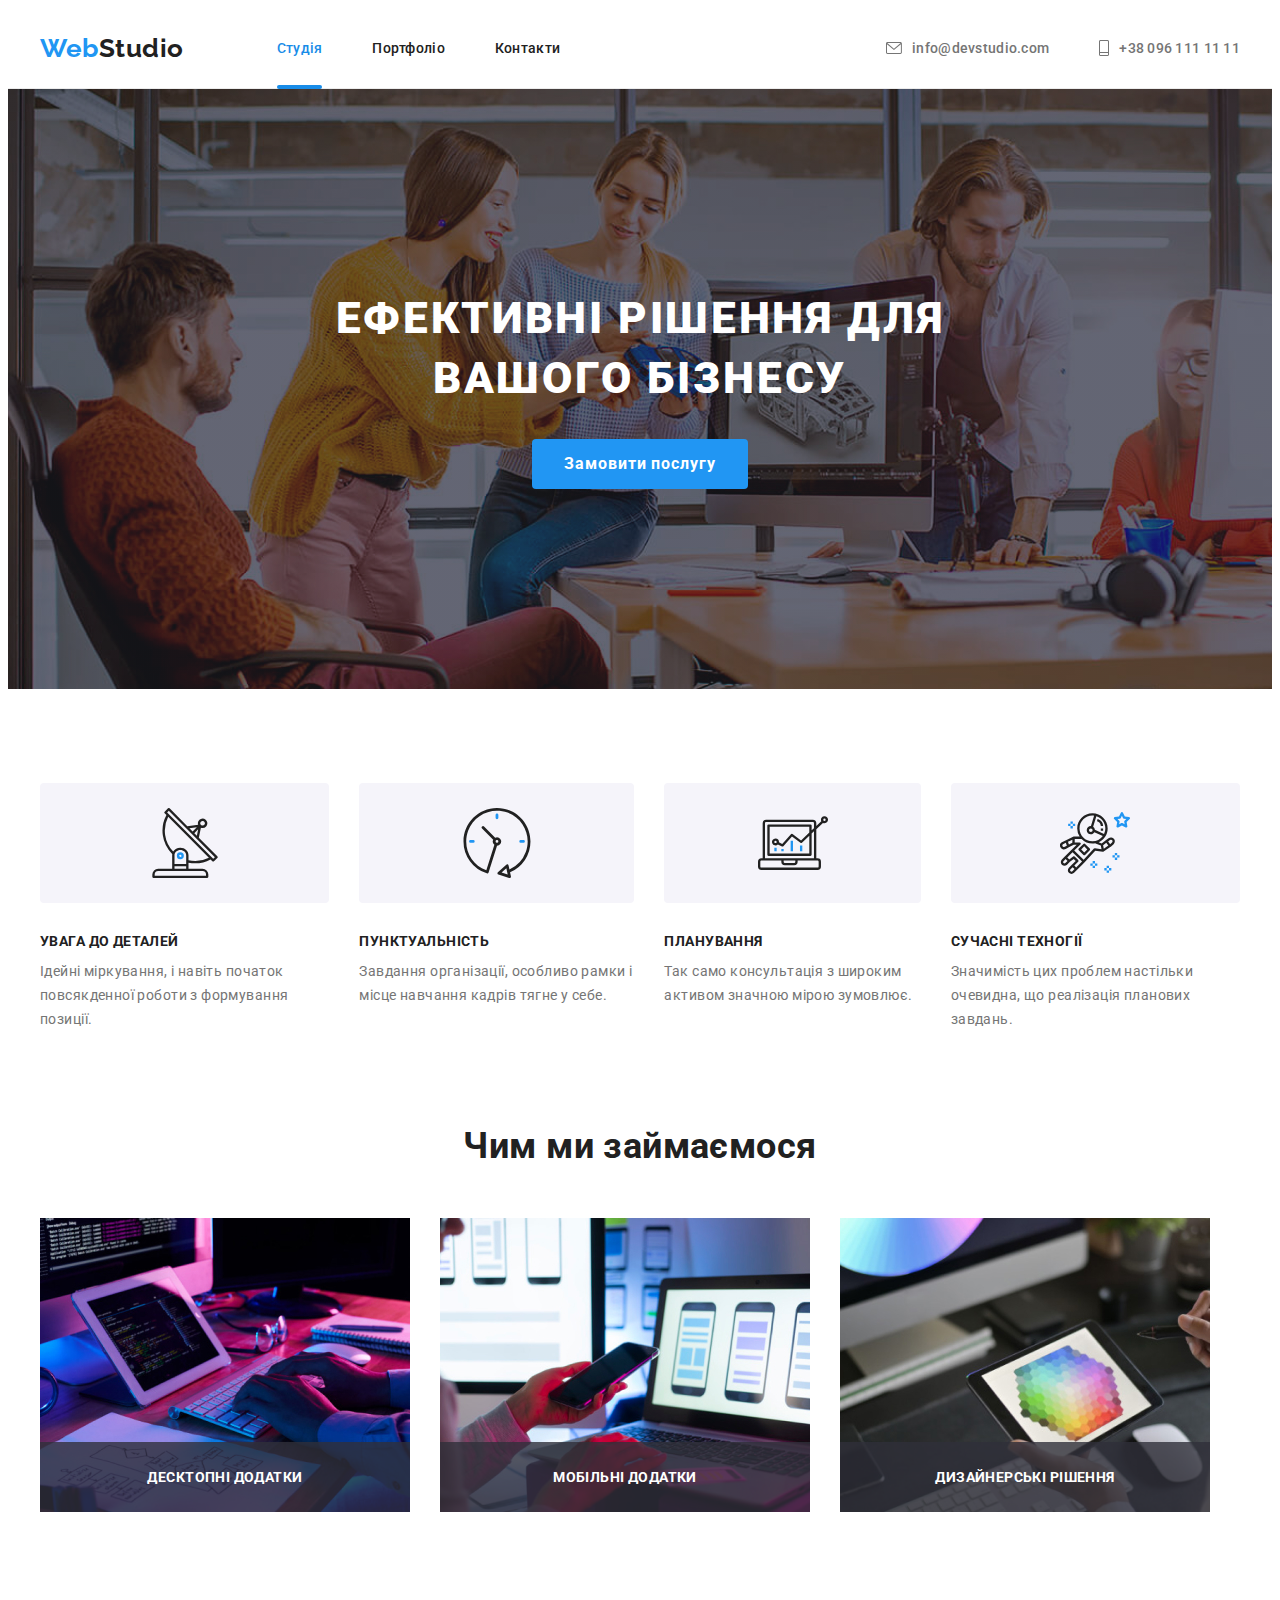
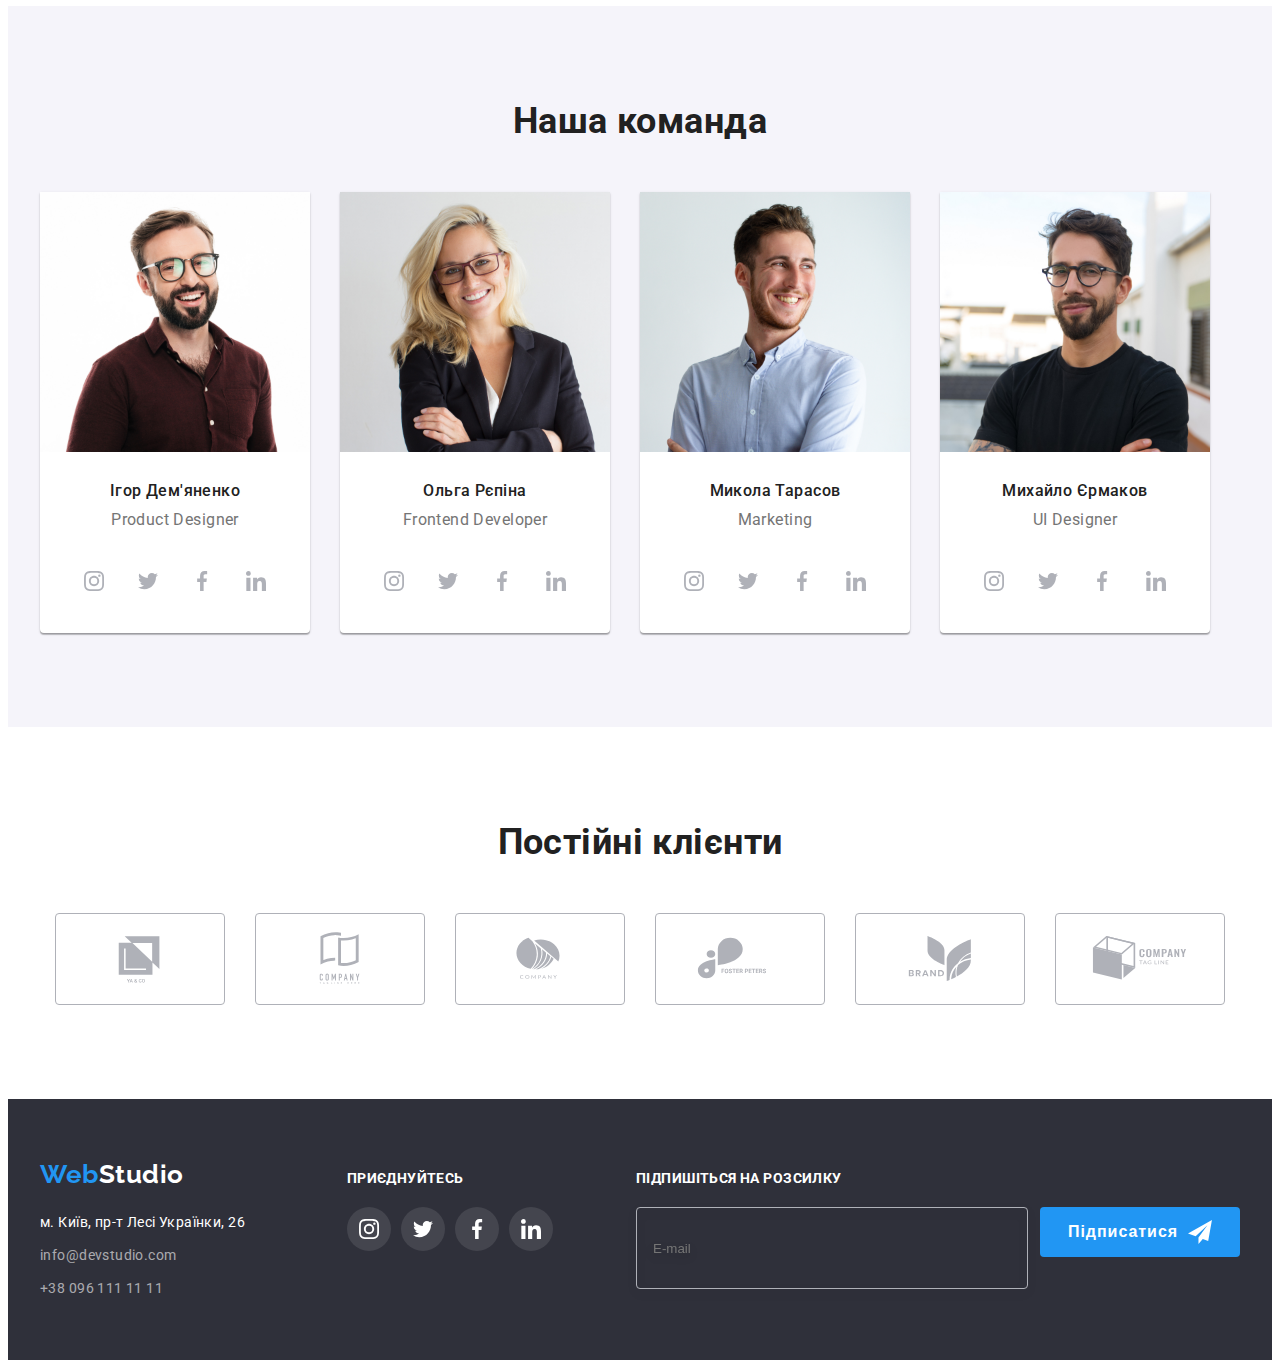
<file: index.html>
<!DOCTYPE html>

<html lang="uk">
  <head>
    <meta charset="UTF-8" />
    <meta http-equiv="X-UA-Compatible" content="IE=edge" />
    <meta name="viewport" content="width=device-width, initial-scale=1.0" />
    <title>WebStudio</title>
    <link rel="preconnect" href="https://fonts.googleapis.com" />
    <link rel="preconnect" href="https://fonts.gstatic.com" crossorigin />
    <link
      href="https://fonts.googleapis.com/css2?family=Raleway:wght@700&family=Roboto:wght@400;500;700;900&display=swap"
      rel="stylesheet"
    />
   <!-- modern-normalize -->
   <link
   rel="stylesheet"
   href="https://cdnjs.cloudflare.com/ajax/libs/modern-normalize/1.1.0/modern-normalize.min.css"
   integrity="sha512-wpPYUAdjBVSE4KJnH1VR1HeZfpl1ub8YT/NKx4PuQ5NmX2tKuGu6U/JRp5y+Y8XG2tV+wKQpNHVUX03MfMFn9Q=="
   crossorigin="anonymous"
   referrerpolicy="no-referrer"
 />
    <link rel="stylesheet" href="./css/main.min.css">
    <!--<link rel="stylesheet" href="./css/styles.css" />-->
  </head>
  <body>
    <!--Верхня лінія-->
    <header class="header">
      <div class="container header__container">
        <a class="header__logo--black" href="./index.html"><span class="header__logo">Web</span>Studio</a>
        <nav>
          <ul class="header__nav">
            <li class="header__item">
              <a class="header__nav-link current" href="./index.html">Студія</a>
            </li>
            <li class="header__item">
              <a class="header__nav-link" href="./portfolio.html">Портфоліо</a>
            </li>
            <li class="header__item">
              <a class="header__nav-link" href="./index.html">Контакти</a>
            </li>
          </ul>
        </nav>
        <ul class="header__contacts">
          <li class="contacts">
            <a class="contacts__link" href="mailto:info@devstudio.com"
              ><svg class="contacts__icon" width="16 " height="12">
                <use href="images/icons.svg#icon-mail"></use>
              </svg>
              info@devstudio.com
            </a>
          </li>
          <li class="contacts">
            <a class="contacts__link" href="tel:+380961111111"
              ><svg class="contacts__icon" width="10 " height="16">
                <use href="images/icons.svg#icon-phone"></use>
              </svg>
              +38 096 111 11 11
            </a>
          </li>
        </ul>
      </div>
    </header>
    <main>
      <!--Шапка-->
      <section class="section-hero">
        <div class="container">
          <h1 class="section-hero__title">Ефективні рішення для вашого бізнесу</h1>
          <button class="section-hero__btn" type="button" data-modal-open>Замовити послугу</button>
          <!--Форма-->
          <div class="backdrop is-hidden" data-modal>
            <div class="modal">
              <button class="modal__btn" data-modal-close>
                <svg class="modal__icon_close" width="18" height="18">
                  <use href="./images/icons.svg#icon-close"></use>
                </svg>
              </button>
              <form class="register-form" name="register-form">
                <strong class="register-form__title">Залиште свої дані, ми вам передзвонимо</strong>
                <div class="register-form__group" role="group">
                <label class="register-form__field">
                <span class="register-form__label">Ім'я</span>
                <span class="register-form__container">
                  <input class="register-form__container--input" type="text" name="name" autofocus required>
                  <svg class="register-form__icon" width="18" height="18">
                    <use href="./images/icons.svg#icon-name"></use>
                  </svg>
                </span>
              </label>
              <label class="register-form__field">
                <span class="register-form__label">Телефон</span>
                <span class="register-form__container">
                  <input class="register-form__container--input" type="text" name="tel" required>
                  <svg class="register-form__icon" width="18" height="18">
                    <use href="./images/icons.svg#icon-phone"></use>
                  </svg>
                </span>
              </label>
                <label class="register-form__field">
                  <span class="register-form__label">Пошта</span>
                  <span class="register-form__container">
                    <input class="register-form__container--input" type="text" name="email" required>
                    <svg class="register-form__icon" width="18" height="18">
                      <use href="./images/icons.svg#icon-email"></use>
                    </svg>
                    </span>
                </label>
              <label class="register-form__field comment">
                <span class="register-form__label">Коментар</span>
                <span class="register-form__container">
                  <textarea class="register-form__comments" name="form-comments" cols="30" rows="10" placeholder="Введіть текст"></textarea>
                </span>
              </label>
              <label class="register-form__checkbox">
                <input class="register-form__checkbox-input visually-hidden" type="checkbox" name="checkbox" id=" " required/>
                <svg class="register-form__icons" width="16" height="15">
                  <use class="register-form__icon--cheked" href="./images/icons.svg#icon-checked"></use>
                  <use class="register-form__icon--uncheked" href="./images/icons.svg#icon-unchecked"></use>
                </svg>
                <span class="register-form__desc">
                  Погоджуюся з розсилкою та приймаю
                  <a class="register-form__link" href="" target="_blank">Умови договору</a>
                </span>
                
              </label>
              <button class="register-form__btn" type="submit">Відправити</button>
              </div>
              </form>
            </div>
          </div>
        </div>
      </section>
      <!--Особливості-->
      <section class="section">
        <div class="features container">
          <h2 class="visually-hidden">Особливості</h2>
          <ul class="features__list">
            <li class="features__item">
              <div class="features__icon-item">
                <svg class="features__icon" width="70" height="70">
                  <use href="./images/icons.svg#icon-antenna"></use>
                </svg>
              </div>
              <h3 class="features__subtitle">Увага до деталей</h3>
              <p class="features__subtitle-txt">
                Ідейні міркування, і навіть початок повсякденної роботи з формування позиції.
              </p>
            </li>
            <li class="features__item">
              <div class="features__icon-item">
                <svg class="features__icon" width="70" height="70">
                  <use href="./images/icons.svg#icon-clock"></use>
                </svg>
              </div>
              <h3 class="features__subtitle">Пунктуальність</h3>
              <p class="features__subtitle-txt">
                Завдання організації, особливо рамки і місце навчання кадрів тягне у себе.
              </p>
            </li>
            <li class="features__item">
              <div class="features__icon-item">
                <svg class="features__icon" width="70" height="70">
                  <use href="./images/icons.svg#icon-diagram"></use>
                </svg>
              </div>
              <h3 class="features__subtitle">Планування</h3>
              <p class="features__subtitle-txt"
                >Так само консультація з широким активом значною мірою зумовлює.</p
              >
            </li>
            <li class="features__item">
              <div class="features__icon-item">
                <svg class="features__icon" width="70" height="70">
                  <use href="./images/icons.svg#icon-astronaut"></use>
                </svg>
              </div>
              <h3 class="features__subtitle">Сучасні техногії</h3>
              <p class="features__subtitle-txt">
                Значимість цих проблем настільки очевидна, що реалізація планових завдань.
              </p>
            </li>
          </ul>
        </div>
      </section>
      <!--Чим ми займаємося-->
      <section class="work section">
        <div class="container">
          <h2 class="work__title">Чим ми займаємося</h2>
          <ul class="work__list">
            <li class="work__item">
              <img class="work__img" src="./images/1/box1.jpg" alt="Розробка сайтів" width="370" height="294" />
            <p class="work__txt">Десктопні додатки</p>
            </li>
            <li class="work__item">
              <img class="work__img"
                src="./images/1/box2.jpg" alt="Розробка мобільних застосунків" width="370" height="294"/>
                <p class="work__txt">Мобільні додатки</p>
              </li>
            <li class="work__item">
              <img class="work__img" src="./images/1/box3.jpg" alt="Розробка веб дизайну" width="370" height="294" />
              <p class="work__txt">Дизайнерські рішення</p>
            </li>
          </ul>
        </div>
      </section>
      <!--Наша команда-->
      <section class="team section">
        <div class="container">
          <h2 class="team__title">Наша команда</h2>
          <ul class="team__list">
            <li class="team__card">
              <img
                class="team__img"
                src="./images/team/img-1.jpg"
                alt="Ігор"
                width="270"
                height="260"
              />
              <div class="team__subtitle">
                <h3 class="team__name">Ігор Дем'яненко</h3>
                <p class="team__text" lang="en">Product Designer</p>
                <ul class="socials">
                  <li class="socials__item">
                    <a
                      class="socials__link link"
                      href="https://instagram.com"
                      target="_blank"
                      rel="noopener noreferrer"
                      aria-label="instagram"
                    >
                      <svg class="social__icon" width="20" height="20">
                        <use href="images/icons.svg#icon-instagram"></use>
                      </svg>
                    </a>
                  </li>
                  <li class="socials__item">
                    <a
                      class="socials__link link"
                      href="https://twitter.com"
                      target="_blank"
                      rel="noopener noreferrer"
                      aria-label="twitter"
                    >
                      <svg class="social__icon" width="20" height="20">
                        <use href="images/icons.svg#icon-twitter"></use>
                      </svg>
                    </a>
                  </li>
                  <li class="socials__item">
                    <a
                      class="socials__link link"
                      href="https://facebook.com"
                      target="_blank"
                      rel="noopener noreferrer"
                      aria-label="facebook"
                    >
                      <svg class="social__icon" width="20" height="20">
                        <use href="images/icons.svg#icon-facebook"></use>
                      </svg>
                    </a>
                  </li>
                  <li class="socials__item">
                    <a
                      class="socials__link link"
                      href="https://linkedin.com"
                      target="_blank"
                      rel="noopener noreferrer"
                      aria-label="linkedin"
                    >
                      <svg class="social__icon" width="20" height="20">
                        <use href="images/icons.svg#icon-linkedin"></use>
                      </svg>
                    </a>
                  </li>
                </ul>
              </div>
            </li>
            <li class="team__card">
              <img
                class="team__img"
                src="./images/team/img-2.jpg"
                alt="Ольга"
                width="270"
                height="260"
              />
              <div class="team__subtitle">
                <h3 class="team__name">Ольга Рєпіна</h3>
                <p class="team__text" lang="en">Frontend Developer</p>
                <ul class="socials">
                  <li class="socials__item">
                    <a
                      class="socials__link link"
                      href="https://instagram.com"
                      target="_blank"
                      rel="noopener noreferrer"
                      aria-label="instagram"
                    >
                      <svg class="social__icon" width="20" height="20">
                        <use href="images/icons.svg#icon-instagram"></use>
                      </svg>
                    </a>
                  </li>
                  <li class="socials__item">
                    <a
                      class="socials__link link"
                      href="https://twitter.com"
                      target="_blank"
                      rel="noopener noreferrer"
                      aria-label="twitter"
                    >
                      <svg class="social__icon" width="20" height="20">
                        <use href="images/icons.svg#icon-twitter"></use>
                      </svg>
                    </a>
                  </li>
                  <li class="socials__item">
                    <a
                      class="socials__link link"
                      href="https://facebook.com"
                      target="_blank"
                      rel="noopener noreferrer"
                      aria-label="facebook"
                    >
                      <svg class="social__icon" width="20" height="20">
                        <use href="images/icons.svg#icon-facebook"></use>
                      </svg>
                    </a>
                  </li>
                  <li class="socials__item">
                    <a
                      class="socials__link link"
                      href="https://linkedin.com"
                      target="_blank"
                      rel="noopener noreferrer"
                      aria-label="linkedin"
                    >
                      <svg class="social__icon" width="20" height="20">
                        <use href="images/icons.svg#icon-linkedin"></use>
                      </svg>
                    </a>
                  </li>
                </ul>
              </div>
            </li>
            <li class="team__card">
              <img
                class="team__img"
                src="./images/team/img-3.jpg"
                alt="Микола"
                width="270"
                height="260"
              />
              <div class="team__subtitle">
                <h3 class="team__name">Микола Тарасов</h3>
                <p class="team__text" lang="en">Marketing</p>
                <ul class="socials">
                  <li class="socials__item">
                    <a
                      class="socials__link link"
                      href="https://instagram.com"
                      target="_blank"
                      rel="noopener noreferrer"
                      aria-label="instagram"
                    >
                      <svg class="social__icon" width="20" height="20">
                        <use href="images/icons.svg#icon-instagram"></use>
                      </svg>
                    </a>
                  </li>
                  <li class="socials__item">
                    <a
                      class="socials__link link"
                      href="https://twitter.com"
                      target="_blank"
                      rel="noopener noreferrer"
                      aria-label="twitter"
                    >
                      <svg class="social__icon" width="20" height="20">
                        <use href="images/icons.svg#icon-twitter"></use>
                      </svg>
                    </a>
                  </li>
                  <li class="socials__item">
                    <a
                      class="socials__link link"
                      href="https://facebook.com"
                      target="_blank"
                      rel="noopener noreferrer"
                      aria-label="facebook"
                    >
                      <svg class="social__icon" width="20" height="20">
                        <use href="images/icons.svg#icon-facebook"></use>
                      </svg>
                    </a>
                  </li>
                  <li class="socials__item">
                    <a
                      class="socials__link link"
                      href="https://linkedin.com"
                      target="_blank"
                      rel="noopener noreferrer"
                      aria-label="linkedin"
                    >
                      <svg class="social__icon" width="20" height="20">
                        <use href="images/icons.svg#icon-linkedin"></use>
                      </svg>
                    </a>
                  </li>
                </ul>
              </div>
            </li>
            <li class="team__card">
              <img
                class="team__img"
                src="./images/team/img-4.jpg"
                alt="Михайло"
                width="270"
                height="260"
              />
              <div class="team__subtitle">
                <h3 class="team__name">Михайло Єрмаков</h3>
                <p class="team__text" lang="en">UI Designer</p>
                <ul class="socials">
                  <li class="socials__item">
                    <a
                      class="socials__link link"
                      href="https://instagram.com"
                      target="_blank"
                      rel="noopener noreferrer"
                      aria-label="instagram"
                    >
                      <svg class="social__icon" width="20" height="20">
                        <use href="images/icons.svg#icon-instagram"></use>
                      </svg>
                    </a>
                  </li>
                  <li class="socials__item">
                    <a
                      class="socials__link link"
                      href="https://twitter.com"
                      target="_blank"
                      rel="noopener noreferrer"
                      aria-label="twitter"
                    >
                      <svg class="social__icon" width="20" height="20">
                        <use href="images/icons.svg#icon-twitter"></use>
                      </svg>
                    </a>
                  </li>
                  <li class="socials__item">
                    <a
                      class="socials__link link"
                      href="https://facebook.com"
                      target="_blank"
                      rel="noopener noreferrer"
                      aria-label="facebook"
                    >
                      <svg class="social__icon" width="20" height="20">
                        <use href="images/icons.svg#icon-facebook"></use>
                      </svg>
                    </a>
                  </li>
                  <li class="socials__item">
                    <a
                      class="socials__link link"
                      href="https://linkedin.com"
                      target="_blank"
                      rel="noopener noreferrer"
                      aria-label="linkedin"
                    >
                      <svg class="social__icon" width="20" height="20">
                        <use href="images/icons.svg#icon-linkedin"></use>
                      </svg>
                    </a>
                  </li>
                </ul>
              </div>
            </li>
          </ul>
        </div>
      </section>
      <section class="customers section">
        <div class="container">
          <h2 class="work__title">Постійні клієнти</h2>
          <ul class="customers__list list">
            <li class="customers__item">
              <a class="customers__link" href="#">
                <svg class="customer__icon" width="106" height="60">
                  <use href="./images/icons.svg#icon-Logo-1"></use>
                </svg>
              </a>
            </li>
            <li class="customers__item">
              <a class="customers__link" href="#">
                <svg class="customer__icon" width="106" height="60">
                  <use href="./images/icons.svg#icon-Logo-2"></use>
                </svg>
              </a>
            </li>
            <li class="customers__item">
              <a class="customers__link" href="#">
                <svg class="customer__icon" width="106" height="60">
                  <use href="./images/icons.svg#icon-Logo-3"></use>
                </svg>
              </a>
            </li>
            <li class="customers__item">
              <a class="customers__link" href="#">
                <svg class="customer__icon" width="106" height="60">
                  <use href="./images/icons.svg#icon-Logo-4"></use>
                </svg>
              </a>
            </li>
            <li class="customers__item">
              <a class="customers__link" href="#">
                <svg class="customer__icon" width="106" height="60">
                  <use href="./images/icons.svg#icon-Logo-5"></use>
                </svg>
              </a>
            </li>
            <li class="customers__item">
              <a class="customers__link" href="#">
                <svg class="customer__icon" width="106" height="60">
                  <use href="./images/icons.svg#icon-Logo-6"></use>
                </svg>
              </a>
            </li>
          </ul>
        </div>
      </section>
    </main>
    <!--Підвал-->
    <footer class="footer">
      <div class="footer__conainer container">
        <div class="footer__adress-block">
          <a class="footer__logo--white" href="./index.html"><span class="header__logo">Web</span>Studio</a>
          <address class="footer__adress">
            <ul class="footer__adress-list">
              <li class="footer__adress-item">
                <a
                  class="footer__adress-link"
                  href="https://goo.gl/maps/H4qANSaiNmxvgPKx9"
                  target="_blank"
                  rel="noopener no referrer"
                >
                  м. Київ, пр-т Лесі Українки, 26</a
                >
              </li>
              <li class="footer__adress-item">
                <a class="footer__adress-mail" href="mailto:info@devstudio.com">info@devstudio.com</a>
              </li>
              <li>
                <a class="footer__adress-tel" href="tel:+380961111111">+38 096 111 11 11</a>
              </li>
            </ul>
          </address>
        </div>
        <div class="social-footer">
          <p class="social-footer__title">приєднуйтесь</p>
          <ul class="social-footer__list list">
            <li class="social-footer__item">
              <a
                class="social-footer__link link"
                href="https://instagram.com"
                target="_blank"
                rel="noopener noreferrer"
                aria-label="instagram"
              >
                <svg class="social-footer__icon" width="20" height="20">
                  <use href="images/icons.svg#icon-instagram"></use>
                </svg>
              </a>
            </li>
            <li class="social-footer__item">
              <a
                class="social-footer__link link"
                href="https://twitter.com"
                target="_blank"
                rel="noopener noreferrer"
                aria-label="twitter"
              >
                <svg class="social-footer__icon" width="20" height="20">
                  <use href="images/icons.svg#icon-twitter"></use>
                </svg>
              </a>
            </li>
            <li class="social-footer__item">
              <a
                class="social-footer__link link"
                href="https://facebook.com"
                target="_blank"
                rel="noopener noreferrer"
                aria-label="facebook"
              >
                <svg class="social-footer__icon" width="20" height="20">
                  <use href="images/icons.svg#icon-facebook"></use>
                </svg>
              </a>
            </li>
            <li class="social-footer__item">
              <a
                class="social-footer__link link"
                href="https://linkedin.com"
                target="_blank"
                rel="noopener noreferrer"
                aria-label="linkedin"
              >
                <svg class="social-footer__icon" width="20" height="20">
                  <use href="images/icons.svg#icon-linkedin"></use>
                </svg>
              </a>
            </li>
          </ul>
        </div>
        
      <div class="subscribe">
        <p class="subscribe__title">Підпишіться на розсилку</p>
        <form class="subscribe__form" action="">
          <label class="subscribe__label">
            <input class="subscribe__input" type="email" name="email" placeholder="E-mail">
          </label>
          <button class="subscribe__btn" type="submit">
            <span class="subscribe__footer">
              Підписатися
              <svg class="subscribe__icon" width="24" height="24">
                <use href="./images/icons.svg#icon-icon-send"></use>
              </svg>
            </span>
          </button>          
        </form>
      </div>
      </div>
    </footer>
  </body>
</html>
<!-- modal.js -->

<script src="./js/modal.js"></script>
</body>
</html>
</file>
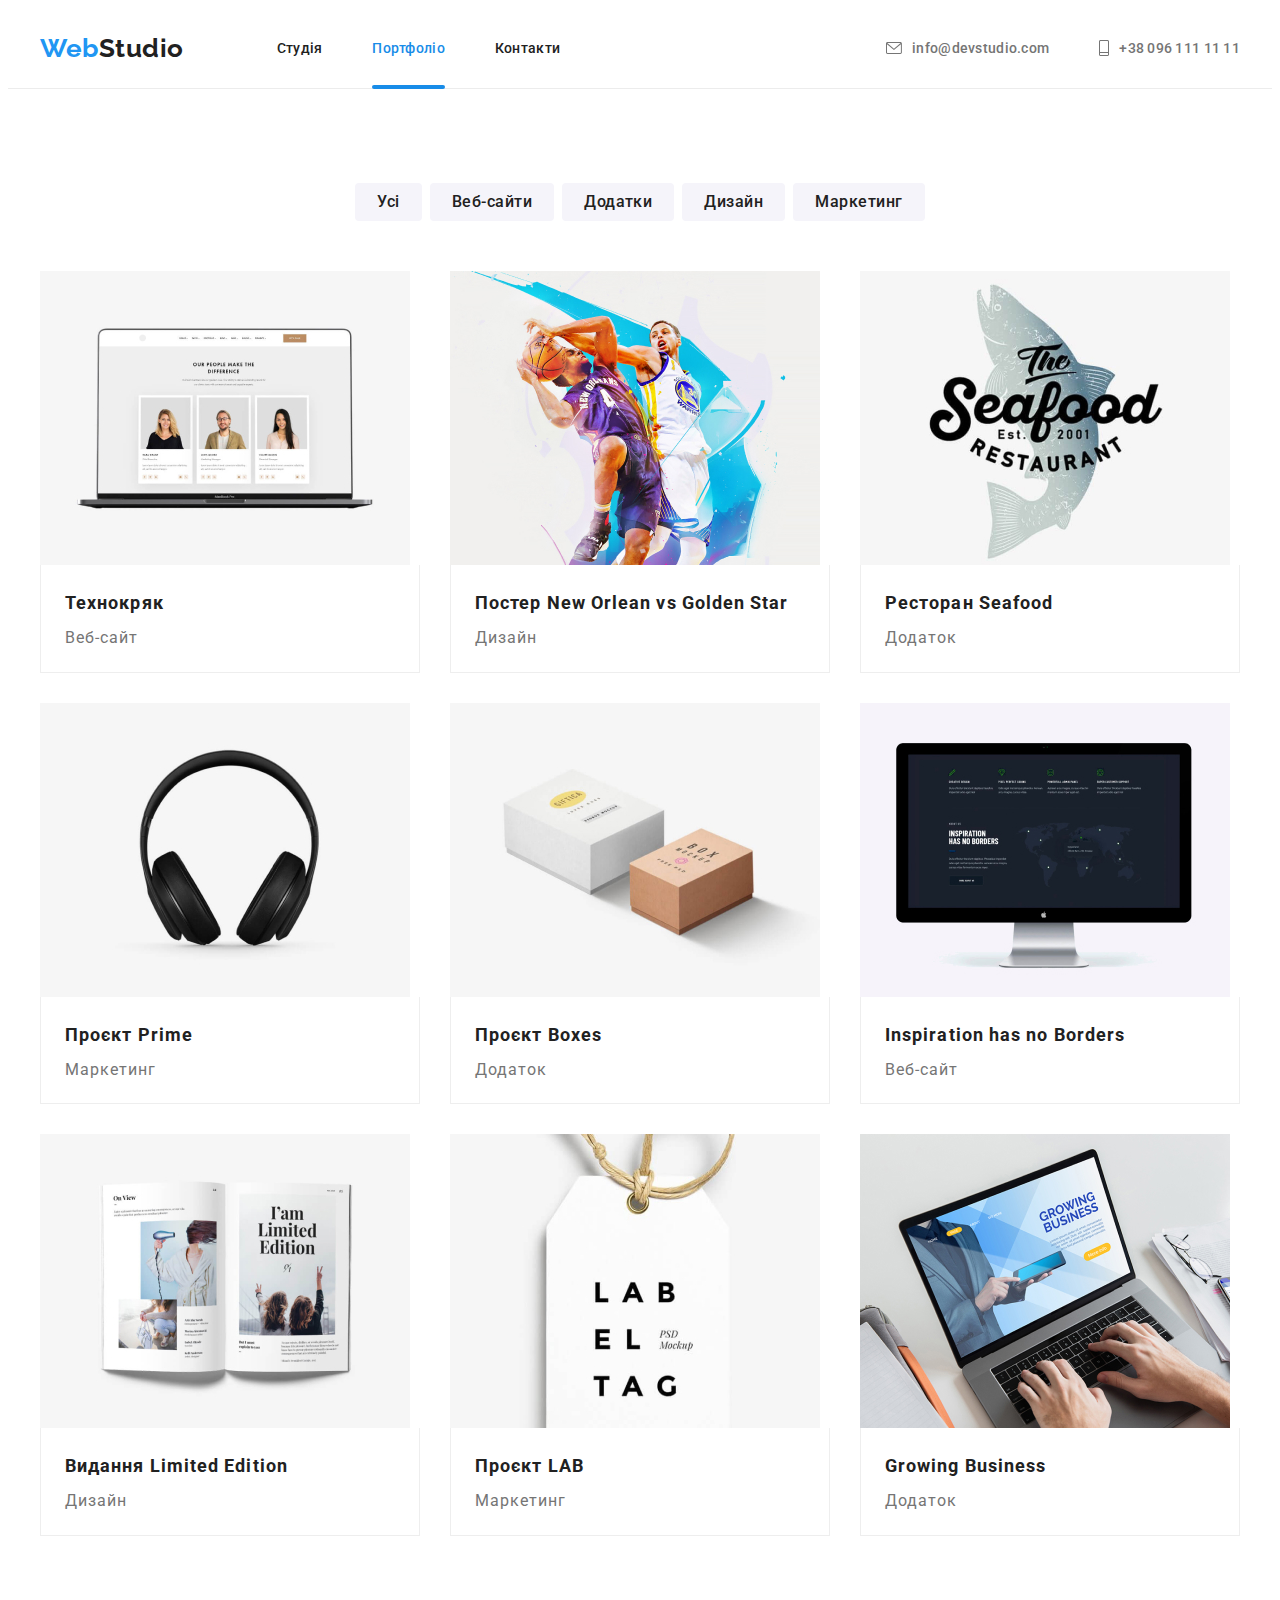
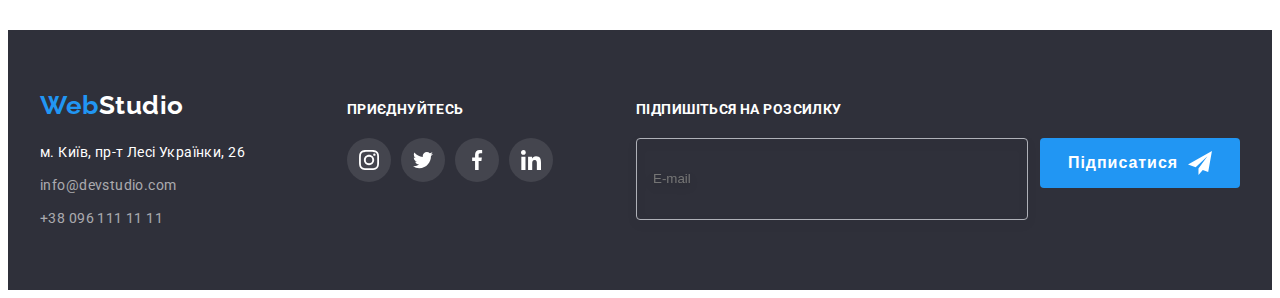
<file: portfolio.html>
<!DOCTYPE html>
<html lang="uk">
  <head>
    <meta charset="UTF-8" />
    <meta http-equiv="X-UA-Compatible" content="IE=edge" />
    <meta name="viewport" content="width=device-width, initial-scale=1.0" />
    <title>Portfolio</title>
    <link rel="preconnect" href="https://fonts.googleapis.com" />
    <link rel="preconnect" href="https://fonts.gstatic.com" crossorigin />
    <link
      href="https://fonts.googleapis.com/css2?family=Raleway:wght@700&family=Roboto:wght@400;500;700;900&display=swap"
      rel="stylesheet"
    />
   <!-- modern-normalize -->
   <link
   rel="stylesheet"
   href="https://cdnjs.cloudflare.com/ajax/libs/modern-normalize/1.1.0/modern-normalize.min.css"
   integrity="sha512-wpPYUAdjBVSE4KJnH1VR1HeZfpl1ub8YT/NKx4PuQ5NmX2tKuGu6U/JRp5y+Y8XG2tV+wKQpNHVUX03MfMFn9Q=="
   crossorigin="anonymous"
   referrerpolicy="no-referrer"
 />
    <link rel="stylesheet" href="./css/main.min.css">
    <!--<link rel="stylesheet" href="./css/styles.css" />-->
  </head>
  <body>
    <!--Верхня лінія-->
    <header class="header">
      <div class="container header__container">
        <a class="header__logo--black" href="./index.html"><span class="header__logo">Web</span>Studio</a>
        <nav>
          <ul class="header__nav">
            <li class="header__item">
              <a class="header__nav-link" href="./index.html">Студія</a>
            </li>
            <li class="header__item">
              <a class="header__nav-link current" href="./portfolio.html">Портфоліо</a>
            </li>
            <li class="header__item">
              <a class="header__nav-link" href="./index.html">Контакти</a>
            </li>
          </ul>
        </nav>
        <ul class="header__contacts">
          <li class="contacts">
            <a class="contacts__link" href="mailto:info@devstudio.com"
              ><svg class="contacts__icon" width="16 " height="12">
                <use href="images/icons.svg#icon-mail"></use>
              </svg>
              info@devstudio.com
            </a>
          </li>
          <li class="contacts">
            <a class="contacts__link" href="tel:+380961111111"
              ><svg class="contacts__icon" width="10 " height="16">
                <use href="images/icons.svg#icon-phone"></use>
              </svg>
              +38 096 111 11 11
            </a>
          </li>
        </ul>
      </div>
    </header>
    <!--Герой-->
    <main>
      <section class="section">
        <h1 class="visually-hidden">Наші роботи</h1>
        <div class="container">
          <ul class="list-btn">
            <li><button class="list-btn__btn" type="button">Усі</button> </li>
            <li> <button class="list-btn__btn" type="button">Веб-сайти</button></li>
            <li> <button class="list-btn__btn" type="button">Додатки</button></li>
            <li><button class="list-btn__btn" type="button">Дизайн</button> </li>
            <li><button class="list-btn__btn" type="button">Маркетинг</button> </li>
          </ul>
          <!--Портофоліо-->
          <ul class="portfolio list">
            <li class="portfolio__item">
              <a class="portfolio__link link" href="">
                <div class="porfolio__tumb">
                  <img
                    class="portfolio__img"
                    src="./images/portfolio/img.jpg"
                    alt=""
                    width="370"
                    height="294"
                  />
                  <div class="portfolio__overlay">
                    <p class="portfolio__overlay-desc">
                      Ресурс пропонує комплексні пропозиції з різним рівнем функціоналу та сервісів.
                      Все це дозволить відвідувачу отримати вичерпні відомості про компанію чи
                      приватну особу.
                    </p>
                  </div>
                </div>
                <div class="portfolio__card">
                  <h2 class="portfolio__card-subtitle">Технокряк</h2>
                  <p class="portfolio__card-txt">Веб-сайт</p>
                </div>
              </a>
            </li>
            <li class="portfolio__item">
              <a class="portfolio__link link" href="">
                <div class="porfolio__tumb">
                  <img
                    class="portfolio__img"
                    src="./images/portfolio/img-1.jpg"
                    alt=""
                    width="370"
                    height="294"
                  />
                  <div class="portfolio__overlay">
                    <p class="portfolio__overlay-desc">
                      Ресурс пропонує комплексні пропозиції з різним рівнем функціоналу та сервісів.
                      Все це дозволить відвідувачу отримати вичерпні відомості про компанію чи
                      приватну особу.
                    </p>
                  </div>
                </div>
                <div class="portfolio__card">
                  <h2 class="portfolio__card-subtitle">Постер New Orlean vs Golden Star</h2>
                  <p class="portfolio__card-txt">Дизайн</p>
                </div>
              </a>
            </li>
            <li class="portfolio__item">
              <a class="portfolio__link link" href="">
                <div class="porfolio__tumb">
                  <img
                    class="portfolio__img"
                    src="./images/portfolio/img-2.jpg"
                    alt=""
                    width="370"
                    height="294"
                  />
                  <div class="portfolio__overlay">
                    <p class="portfolio__overlay-desc">
                      Ресурс пропонує комплексні пропозиції з різним рівнем функціоналу та сервісів.
                      Все це дозволить відвідувачу отримати вичерпні відомості про компанію чи
                      приватну особу.
                    </p>
                  </div>
                </div>
                <div class="portfolio__card">
                  <h2 class="portfolio__card-subtitle">Ресторан <span lang="en">Seafood</span></h2>
                  <p class="portfolio__card-txt">Додаток</p>
                </div>
              </a>
            </li>
            <li class="portfolio__item">
              <a class="portfolio__link link" href="">
                <div class="porfolio__tumb">
                  <img
                    class="portfolio__img"
                    src="./images/portfolio/img-3.jpg"
                    alt=""
                    width="370"
                    height="294"
                  />
                  <div class="portfolio__overlay">
                    <p class="portfolio__overlay-desc">
                      Ресурс пропонує комплексні пропозиції з різним рівнем функціоналу та сервісів.
                      Все це дозволить відвідувачу отримати вичерпні відомості про компанію чи
                      приватну особу.
                    </p>
                  </div>
                </div>
                <div class="portfolio__card">
                  <h2 class="portfolio__card-subtitle" class="portfolio__card-subtitle"
                    >Проєкт <span lang="en">Prime</span></h2
                  >
                  <p class="portfolio__card-txt">Маркетинг</p>
                </div>
              </a>
            </li>
            <li class="portfolio__item">
              <a class="portfolio__link link" href="">
                <div class="porfolio__tumb">
                  <img
                    class="portfolio__img"
                    src="./images/portfolio/img-4.jpg"
                    alt=""
                    width="370"
                    height="294"
                  />
                  <div class="portfolio__overlay">
                    <p class="portfolio__overlay-desc">
                      Ресурс пропонує комплексні пропозиції з різним рівнем функціоналу та сервісів.
                      Все це дозволить відвідувачу отримати вичерпні відомості про компанію чи
                      приватну особу.
                    </p>
                  </div>
                </div>
                <div class="portfolio__card">
                  <h2 class="portfolio__card-subtitle" class="portfolio__card-subtitle"
                    >Проєкт <span lang="en">Boxes</span></h2
                  >
                  <p class="portfolio__card-txt">Додаток</p>
                </div>
              </a>
            </li>
            <li class="portfolio__item">
              <a class="portfolio__link link" href="">
                <div class="porfolio__tumb">
                  <img
                    class="portfolio__img"
                    src="./images/portfolio/img-5.jpg"
                    alt=""
                    width="370"
                    height="294"
                  />
                  <div class="portfolio__overlay">
                    <p class="portfolio__overlay-desc">
                      Ресурс пропонує комплексні пропозиції з різним рівнем функціоналу та сервісів.
                      Все це дозволить відвідувачу отримати вичерпні відомості про компанію чи
                      приватну особу. </p
                    >\
                  </div>
                </div>
                <div class="portfolio__card">
                  <h2 class="portfolio__card-subtitle" lang="en">Inspiration has no Borders</h2>
                  <p class="portfolio__card-txt">Веб-сайт</p>
                </div>
              </a>
            </li>
            <li class="portfolio__item">
              <a class="portfolio__link link" href="">
                <div class="porfolio__tumb">
                  <img
                    class="portfolio__img"
                    src="./images/portfolio/img-6.jpg"
                    alt=""
                    width="370"
                    height="294"
                  />
                  <div class="portfolio__overlay">
                    <p class="portfolio__overlay-desc">
                      Ресурс пропонує комплексні пропозиції з різним рівнем функціоналу та сервісів.
                      Все це дозволить відвідувачу отримати вичерпні відомості про компанію чи
                      приватну особу.
                    </p>
                  </div>
                </div>
                <div class="portfolio__card">
                  <h2 class="portfolio__card-subtitle">Видання <span lang="en">Limited Edition</span></h2>
                  <p class="portfolio__card-txt">Дизайн</p>
                </div>
              </a>
            </li>
            <li class="portfolio__item">
              <a class="portfolio__link link" href="">
                <div class="porfolio__tumb">
                  <img
                    class="portfolio__img"
                    src="./images/portfolio/img-7.jpg"
                    alt=""
                    width="370"
                    height="294"
                  />
                  <div class="portfolio__overlay">
                    <p class="portfolio__overlay-desc">
                      Ресурс пропонує комплексні пропозиції з різним рівнем функціоналу та сервісів.
                      Все це дозволить відвідувачу отримати вичерпні відомості про компанію чи
                      приватну особу.
                    </p>
                  </div>
                </div>
                <div class="portfolio__card">
                  <h2 class="portfolio__card-subtitle">Проєкт <span lang="en">LAB</span></h2>
                  <p class="portfolio__card-txt">Маркетинг</p>
                </div>
              </a>
            </li>
            <li class="portfolio__item">
              <a class="portfolio__link link" href="">
                <div class="porfolio__tumb">
                  <img
                    class="portfolio__img"
                    src="./images/portfolio/img-8.jpg"
                    alt=""
                    width="370"
                    height="294"
                  />
                  <div class="portfolio__overlay">
                    <p class="portfolio__overlay-desc">
                      Ресурс пропонує комплексні пропозиції з різним рівнем функціоналу та сервісів.
                      Все це дозволить відвідувачу отримати вичерпні відомості про компанію чи
                      приватну особу.
                    </p>
                  </div>
                </div>

                <div class="portfolio__card">
                  <h2 class="portfolio__card-subtitle" lang="en">Growing Business</h2>
                  <p class="portfolio__card-txt">Додаток</p>
                </div>
              </a>
            </li>
          </ul>
        </div>
      </section>
    </main>
    <!--Підвал-->
    <footer class="footer">
      <div class="footer__conainer container">
        <div class="footer__adress-block">
          <a class="footer__logo--white" href="./index.html"><span class="header__logo">Web</span>Studio</a>
          <address class="footer__adress">
            <ul class="footer__adress-list">
              <li class="footer__adress-item">
                <a
                  class="footer__adress-link"
                  href="https://goo.gl/maps/H4qANSaiNmxvgPKx9"
                  target="_blank"
                  rel="noopener no referrer"
                >
                  м. Київ, пр-т Лесі Українки, 26</a
                >
              </li>
              <li class="footer__adress-item">
                <a class="footer__adress-mail" href="mailto:info@devstudio.com">info@devstudio.com</a>
              </li>
              <li>
                <a class="footer__adress-tel" href="tel:+380961111111">+38 096 111 11 11</a>
              </li>
            </ul>
          </address>
        </div>
        <div class="social-footer">
          <p class="social-footer__title">приєднуйтесь</p>
          <ul class="social-footer__list list">
            <li class="social-footer__item">
              <a
                class="social-footer__link link"
                href="https://instagram.com"
                target="_blank"
                rel="noopener noreferrer"
                aria-label="instagram"
              >
                <svg class="social-footer__icon" width="20" height="20">
                  <use href="images/icons.svg#icon-instagram"></use>
                </svg>
              </a>
            </li>
            <li class="social-footer__item">
              <a
                class="social-footer__link link"
                href="https://twitter.com"
                target="_blank"
                rel="noopener noreferrer"
                aria-label="twitter"
              >
                <svg class="social-footer__icon" width="20" height="20">
                  <use href="images/icons.svg#icon-twitter"></use>
                </svg>
              </a>
            </li>
            <li class="social-footer__item">
              <a
                class="social-footer__link link"
                href="https://facebook.com"
                target="_blank"
                rel="noopener noreferrer"
                aria-label="facebook"
              >
                <svg class="social-footer__icon" width="20" height="20">
                  <use href="images/icons.svg#icon-facebook"></use>
                </svg>
              </a>
            </li>
            <li class="social-footer__item">
              <a
                class="social-footer__link link"
                href="https://linkedin.com"
                target="_blank"
                rel="noopener noreferrer"
                aria-label="linkedin"
              >
                <svg class="social-footer__icon" width="20" height="20">
                  <use href="images/icons.svg#icon-linkedin"></use>
                </svg>
              </a>
            </li>
          </ul>
        </div>
        
      <div class="subscribe">
        <p class="subscribe__title">Підпишіться на розсилку</p>
        <form class="subscribe__form" action="">
          <label class="subscribe__label">
            <input class="subscribe__input" type="email" name="email" placeholder="E-mail">
          </label>
          <button class="subscribe__btn" type="submit">
            <span class="subscribe__footer">
              Підписатися
              <svg class="subscribe__icon" width="24" height="24">
                <use href="./images/icons.svg#icon-icon-send"></use>
              </svg>
            </span>
          </button>          
        </form>
      </div>
      </div>
    </footer>
  </body>
</html>
<!-- modal.js -->

<script src="./js/modal.js"></script>
</body>
</html>
</file>
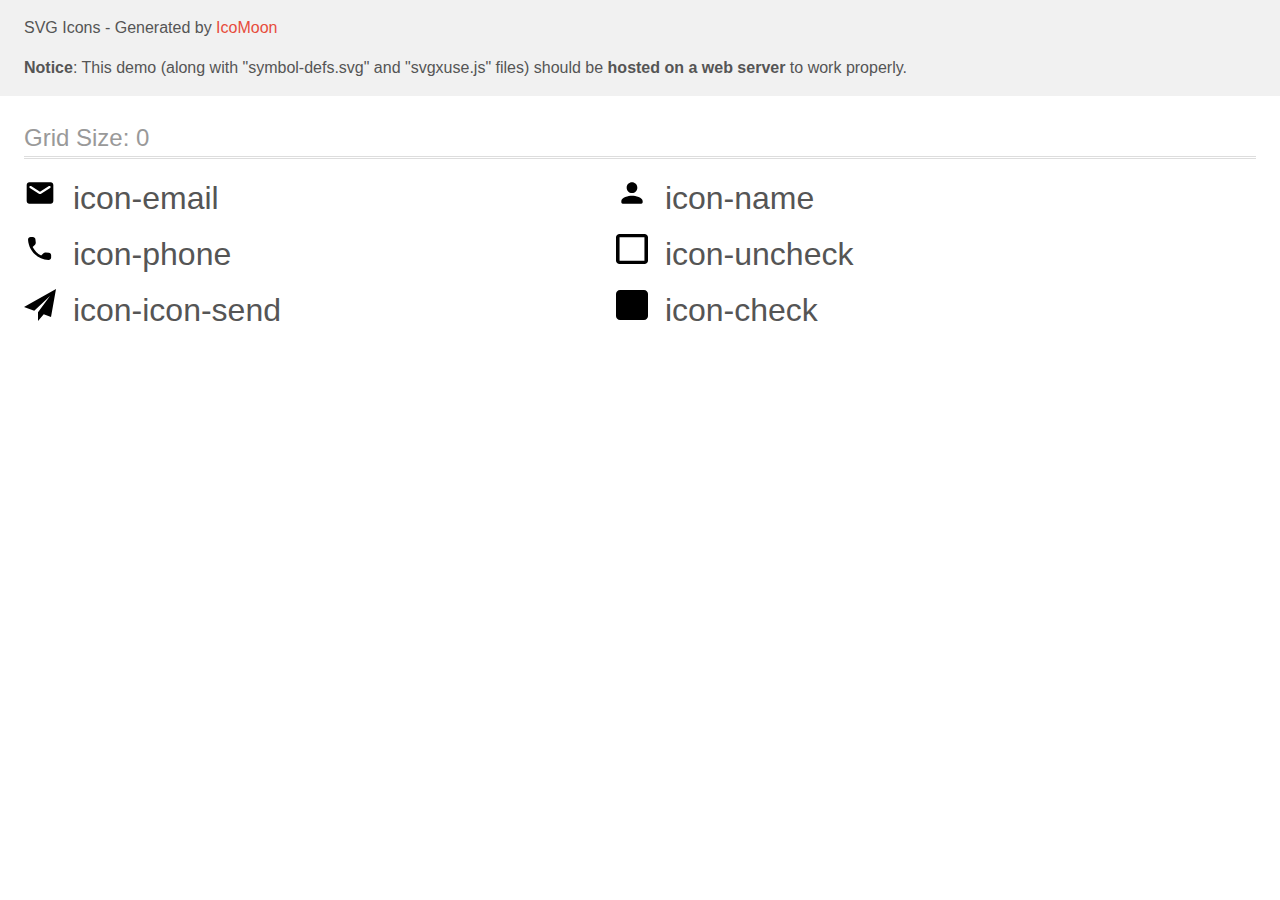
<file: images/icon/icomoon (1)/demo-external-svg.html>
<!doctype html>
<html>
<head>
    <title>IcoMoon - SVG Icons</title>
    <meta charset="utf-8">
    <meta name="viewport" content="width=device-width, initial-scale=1">
    <link rel="stylesheet" href="demo-files/demo.css">
    <link rel="stylesheet" href="style.css">
</head>
<body>
<header class="bgc1 clearfix">
<div class="mhl">
    <p>SVG Icons - Generated by <a href="https://icomoon.io/app">IcoMoon</a></p><p><strong>Notice</strong>: This demo (along with "symbol-defs.svg" and "svgxuse.js" files) should be <b>hosted on a web server</b> to work properly.</p>
</div>
</header>
    <div class="clearfix mhl ptl">
        <h1 class="mvm mtn fgc1">Grid Size: 0</h1>
        <div class="glyph fs1">
            <div class="clearfix pbs">
                <svg class="icon icon-email"><use xlink:href="symbol-defs.svg#icon-email"></use></svg><span class="name"> icon-email</span>
            </div>
        </div>
        <div class="glyph fs1">
            <div class="clearfix pbs">
                <svg class="icon icon-name"><use xlink:href="symbol-defs.svg#icon-name"></use></svg><span class="name"> icon-name</span>
            </div>
        </div>
        <div class="glyph fs1">
            <div class="clearfix pbs">
                <svg class="icon icon-phone"><use xlink:href="symbol-defs.svg#icon-phone"></use></svg><span class="name"> icon-phone</span>
            </div>
        </div>
        <div class="glyph fs1">
            <div class="clearfix pbs">
                <svg class="icon icon-uncheck"><use xlink:href="symbol-defs.svg#icon-uncheck"></use></svg><span class="name"> icon-uncheck</span>
            </div>
        </div>
        <div class="glyph fs1">
            <div class="clearfix pbs">
                <svg class="icon icon-icon-send"><use xlink:href="symbol-defs.svg#icon-icon-send"></use></svg><span class="name"> icon-icon-send</span>
            </div>
        </div>
        <div class="glyph fs1">
            <div class="clearfix pbs">
                <svg class="icon icon-check"><use xlink:href="symbol-defs.svg#icon-check"></use></svg><span class="name"> icon-check</span>
            </div>
        </div>
  </div>
<script defer src="svgxuse.js"></script>
</body>
</html>
</file>
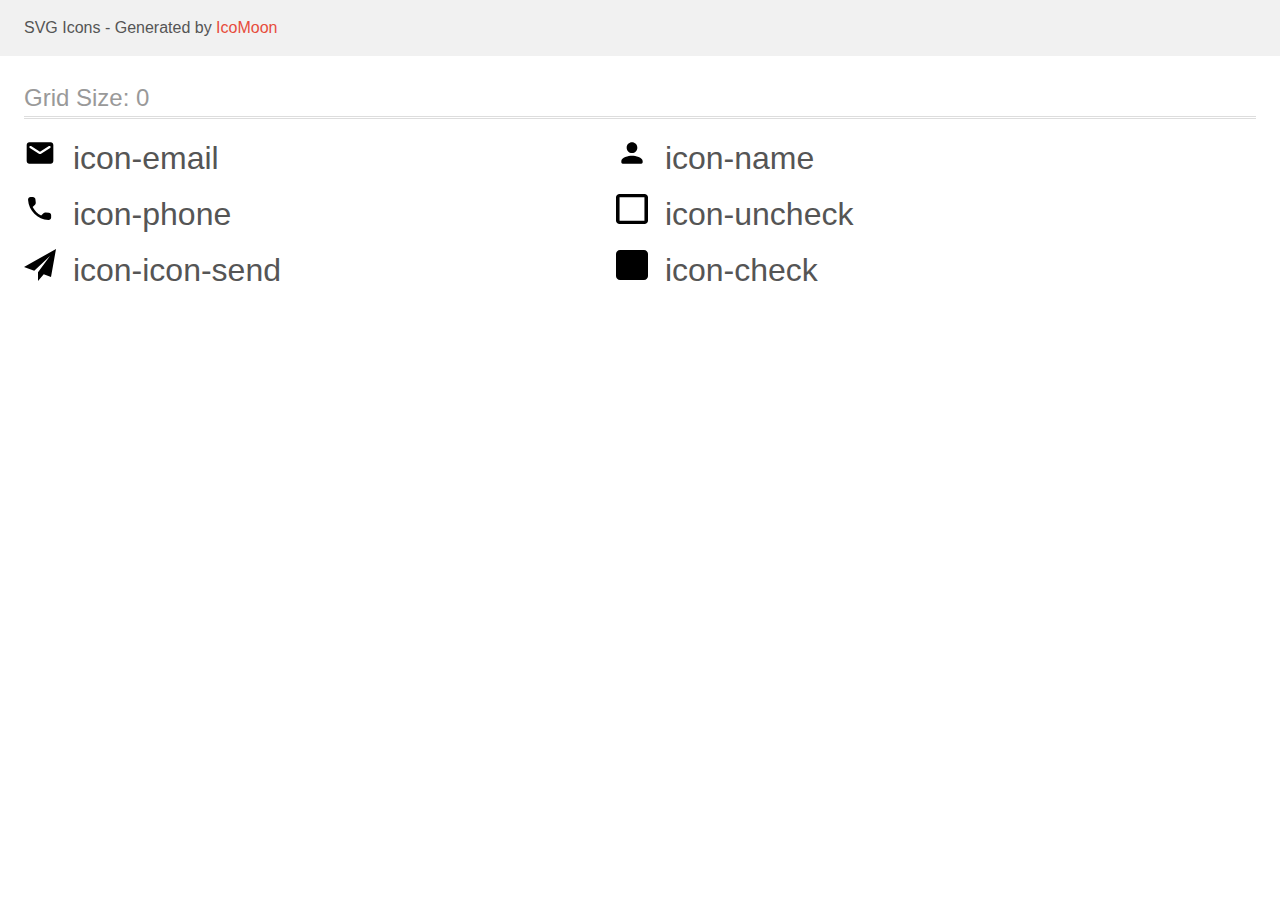
<file: images/icon/icomoon (1)/demo.html>
<!doctype html>
<html>
<head>
    <title>IcoMoon - SVG Icons</title>
    <meta charset="utf-8">
    <meta name="viewport" content="width=device-width, initial-scale=1">
    <link rel="stylesheet" href="demo-files/demo.css">
    <link rel="stylesheet" href="style.css">
</head>
<body>
<svg aria-hidden="true" style="position: absolute; width: 0; height: 0; overflow: hidden;" version="1.1" xmlns="http://www.w3.org/2000/svg" xmlns:xlink="http://www.w3.org/1999/xlink">
<defs>
<symbol id="icon-email" viewBox="0 0 32 32">
<path d="M26.667 5.333h-21.333c-1.467 0-2.653 1.2-2.653 2.667l-0.013 16c0 1.467 1.2 2.667 2.667 2.667h21.333c1.467 0 2.667-1.2 2.667-2.667v-16c0-1.467-1.2-2.667-2.667-2.667zM26.133 11l-9.427 5.893c-0.427 0.267-0.987 0.267-1.413 0l-9.427-5.893c-0.333-0.213-0.533-0.573-0.533-0.96 0-0.893 0.973-1.427 1.733-0.96l8.933 5.587 8.933-5.587c0.76-0.467 1.733 0.067 1.733 0.96 0 0.387-0.2 0.747-0.533 0.96z"></path>
</symbol>
<symbol id="icon-name" viewBox="0 0 32 32">
<path d="M16 16c2.947 0 5.333-2.387 5.333-5.333s-2.387-5.333-5.333-5.333c-2.947 0-5.333 2.387-5.333 5.333s2.387 5.333 5.333 5.333zM16 18.667c-3.56 0-10.667 1.787-10.667 5.333v1.333c0 0.733 0.6 1.333 1.333 1.333h18.667c0.733 0 1.333-0.6 1.333-1.333v-1.333c0-3.547-7.107-5.333-10.667-5.333z"></path>
</symbol>
<symbol id="icon-phone" viewBox="0 0 32 32">
<path d="M24.882 19.773l-3.268-0.373c-0.785-0.090-1.557 0.18-2.11 0.733l-2.367 2.367c-3.641-1.853-6.626-4.825-8.478-8.478l2.38-2.38c0.553-0.553 0.823-1.325 0.733-2.11l-0.373-3.242c-0.154-1.299-1.248-2.277-2.56-2.277h-2.226c-1.454 0-2.663 1.209-2.573 2.663 0.682 10.987 9.469 19.761 20.443 20.443 1.454 0.090 2.663-1.119 2.663-2.573v-2.226c0.013-1.3-0.965-2.393-2.264-2.547z"></path>
</symbol>
<symbol id="icon-uncheck" viewBox="0 0 32 32">
<path d="M28.444 4.333v23.333h-24.889v-23.333h24.889zM28.444 1h-24.889c-1.956 0-3.556 1.5-3.556 3.333v23.333c0 1.833 1.6 3.333 3.556 3.333h24.889c1.956 0 3.556-1.5 3.556-3.333v-23.333c0-1.833-1.6-3.333-3.556-3.333z"></path>
</symbol>
<symbol id="icon-icon-send" viewBox="0 0 32 32">
<path d="M32 0l-32 18 10.227 3.788 15.773-14.788-11.998 16.186 0.010 0.004-0.012-0.004v8.814l5.735-6.691 7.265 2.691 5-28z"></path>
</symbol>
<symbol id="icon-check" viewBox="0 0 32 32">
<path d="M4 1h24c2.209 0 4 1.791 4 4v22c0 2.209-1.791 4-4 4h-24c-2.209 0-4-1.791-4-4v-22c0-2.209 1.791-4 4-4z"></path>
<path stroke-linejoin="miter" stroke-linecap="butt" stroke-miterlimit="4" stroke-width="0.4" d="M7.914 16.503l-0.138-0.131-2.067 1.958 7.282 6.947 15.298-14.594-2.053-1.959-13.245 12.623-5.077-4.844z"></path>
</symbol>
</defs>
</svg>

<header class="bgc1 clearfix">
<div class="mhl">
    <p>SVG Icons - Generated by <a href="https://icomoon.io/app">IcoMoon</a></p>
</div>
</header>
    <div class="clearfix mhl ptl">
        <h1 class="mvm mtn fgc1">Grid Size: 0</h1>
        <div class="glyph fs1">
            <div class="clearfix pbs">
                <svg class="icon icon-email"><use xlink:href="#icon-email"></use></svg><span class="name"> icon-email</span>
            </div>
        </div>
        <div class="glyph fs1">
            <div class="clearfix pbs">
                <svg class="icon icon-name"><use xlink:href="#icon-name"></use></svg><span class="name"> icon-name</span>
            </div>
        </div>
        <div class="glyph fs1">
            <div class="clearfix pbs">
                <svg class="icon icon-phone"><use xlink:href="#icon-phone"></use></svg><span class="name"> icon-phone</span>
            </div>
        </div>
        <div class="glyph fs1">
            <div class="clearfix pbs">
                <svg class="icon icon-uncheck"><use xlink:href="#icon-uncheck"></use></svg><span class="name"> icon-uncheck</span>
            </div>
        </div>
        <div class="glyph fs1">
            <div class="clearfix pbs">
                <svg class="icon icon-icon-send"><use xlink:href="#icon-icon-send"></use></svg><span class="name"> icon-icon-send</span>
            </div>
        </div>
        <div class="glyph fs1">
            <div class="clearfix pbs">
                <svg class="icon icon-check"><use xlink:href="#icon-check"></use></svg><span class="name"> icon-check</span>
            </div>
        </div>
  </div>
<script defer src="svgxuse.js"></script>
</body>
</html>
</file>
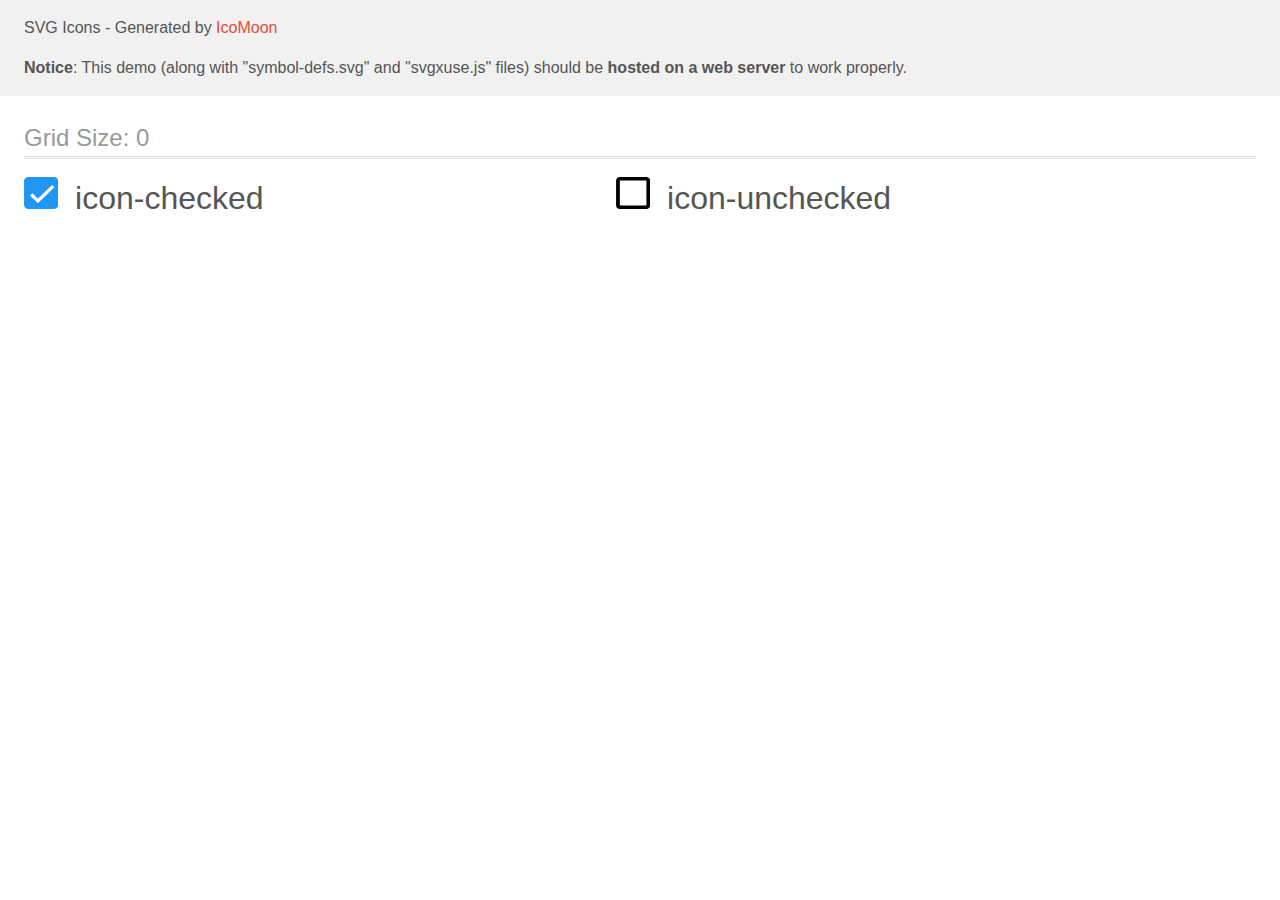
<file: images/icon/icomoon (2)/demo-external-svg.html>
<!doctype html>
<html>
<head>
    <title>IcoMoon - SVG Icons</title>
    <meta charset="utf-8">
    <meta name="viewport" content="width=device-width, initial-scale=1">
    <link rel="stylesheet" href="demo-files/demo.css">
    <link rel="stylesheet" href="style.css">
</head>
<body>
<header class="bgc1 clearfix">
<div class="mhl">
    <p>SVG Icons - Generated by <a href="https://icomoon.io/app">IcoMoon</a></p><p><strong>Notice</strong>: This demo (along with "symbol-defs.svg" and "svgxuse.js" files) should be <b>hosted on a web server</b> to work properly.</p>
</div>
</header>
    <div class="clearfix mhl ptl">
        <h1 class="mvm mtn fgc1">Grid Size: 0</h1>
        <div class="glyph fs1">
            <div class="clearfix pbs">
                <svg class="icon icon-checked"><use xlink:href="symbol-defs.svg#icon-checked"></use></svg><span class="name"> icon-checked</span>
            </div>
        </div>
        <div class="glyph fs1">
            <div class="clearfix pbs">
                <svg class="icon icon-unchecked"><use xlink:href="symbol-defs.svg#icon-unchecked"></use></svg><span class="name"> icon-unchecked</span>
            </div>
        </div>
  </div>
<script defer src="svgxuse.js"></script>
</body>
</html>
</file>
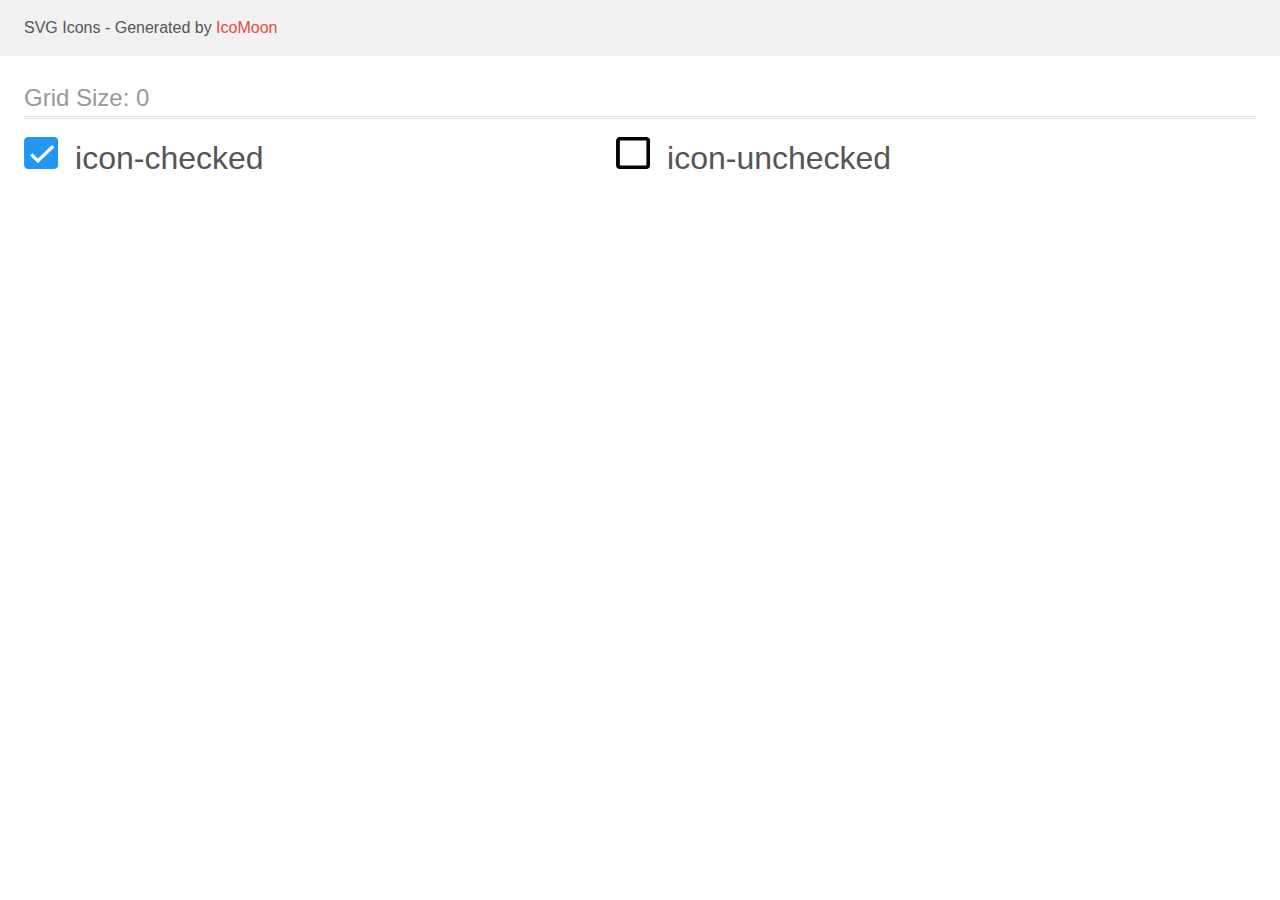
<file: images/icon/icomoon (2)/demo.html>
<!doctype html>
<html>
<head>
    <title>IcoMoon - SVG Icons</title>
    <meta charset="utf-8">
    <meta name="viewport" content="width=device-width, initial-scale=1">
    <link rel="stylesheet" href="demo-files/demo.css">
    <link rel="stylesheet" href="style.css">
</head>
<body>
<svg aria-hidden="true" style="position: absolute; width: 0; height: 0; overflow: hidden;" version="1.1" xmlns="http://www.w3.org/2000/svg" xmlns:xlink="http://www.w3.org/1999/xlink">
<defs>
<symbol id="icon-checked" viewBox="0 0 34 32">
<path fill="#2196f3" style="fill: var(--color1, #2196f3)" d="M4.267 0h25.6c2.356 0 4.267 1.91 4.267 4.267v23.467c0 2.356-1.91 4.267-4.267 4.267h-25.6c-2.356 0-4.267-1.91-4.267-4.267v-23.467c0-2.356 1.91-4.267 4.267-4.267z"></path>
<path fill="#fff" style="fill: var(--color2, #fff); stroke: var(--color2, #fff)" stroke="#fff" stroke-linejoin="miter" stroke-linecap="butt" stroke-miterlimit="4" stroke-width="0.4267" d="M8.442 16.537l-0.147-0.14-2.205 2.088 7.767 7.41 16.318-15.567-2.19-2.089-14.128 13.465-5.416-5.167z"></path>
</symbol>
<symbol id="icon-unchecked" viewBox="0 0 34 32">
<path d="M30.341 3.556v24.889h-26.548v-24.889h26.548zM30.341 0h-26.548c-2.086 0-3.793 1.6-3.793 3.556v24.889c0 1.956 1.707 3.556 3.793 3.556h26.548c2.086 0 3.793-1.6 3.793-3.556v-24.889c0-1.956-1.707-3.556-3.793-3.556z"></path>
</symbol>
</defs>
</svg>

<header class="bgc1 clearfix">
<div class="mhl">
    <p>SVG Icons - Generated by <a href="https://icomoon.io/app">IcoMoon</a></p>
</div>
</header>
    <div class="clearfix mhl ptl">
        <h1 class="mvm mtn fgc1">Grid Size: 0</h1>
        <div class="glyph fs1">
            <div class="clearfix pbs">
                <svg class="icon icon-checked"><use xlink:href="#icon-checked"></use></svg><span class="name"> icon-checked</span>
            </div>
        </div>
        <div class="glyph fs1">
            <div class="clearfix pbs">
                <svg class="icon icon-unchecked"><use xlink:href="#icon-unchecked"></use></svg><span class="name"> icon-unchecked</span>
            </div>
        </div>
  </div>
<script defer src="svgxuse.js"></script>
</body>
</html>
</file>
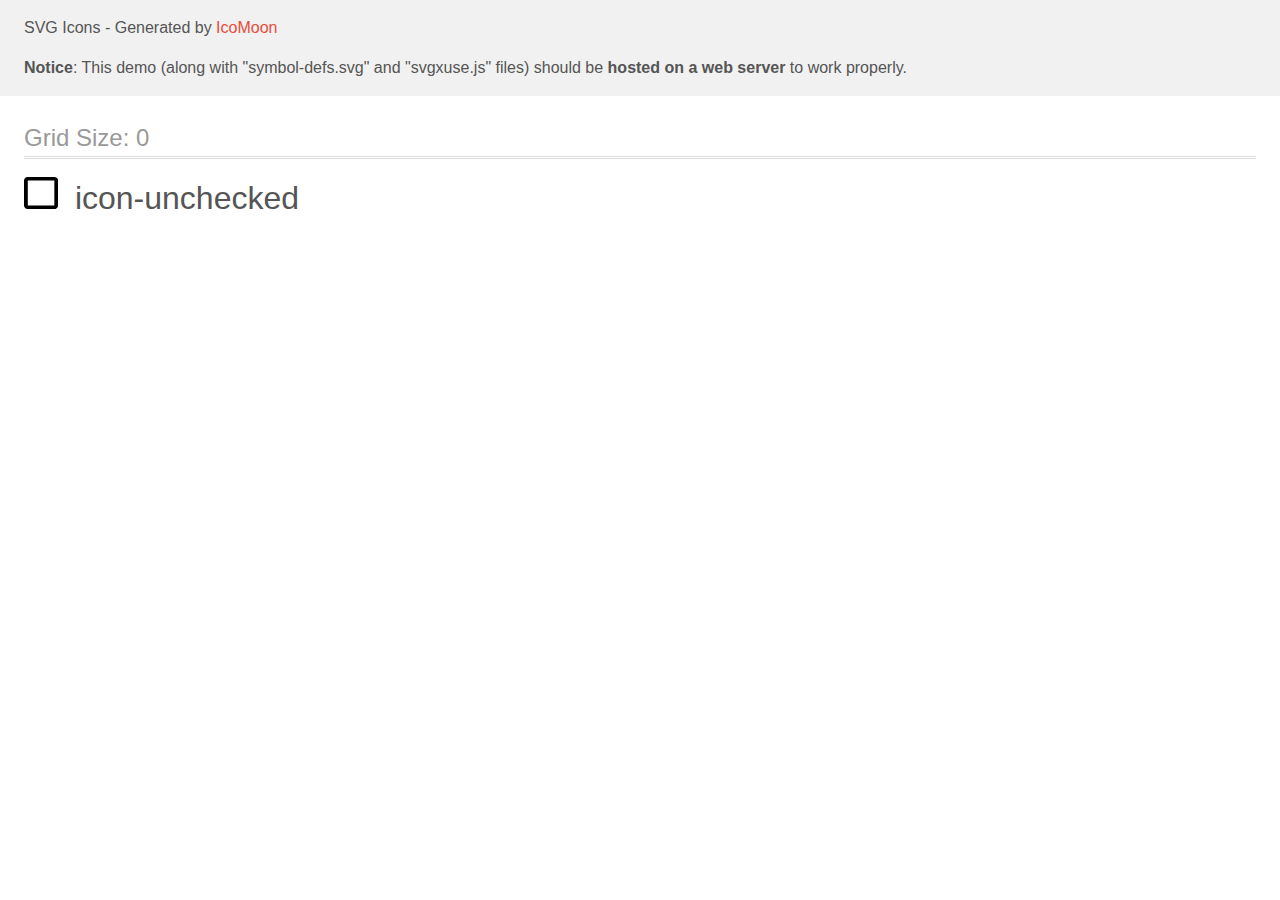
<file: images/icon/icomoon (3)/demo-external-svg.html>
<!doctype html>
<html>
<head>
    <title>IcoMoon - SVG Icons</title>
    <meta charset="utf-8">
    <meta name="viewport" content="width=device-width, initial-scale=1">
    <link rel="stylesheet" href="demo-files/demo.css">
    <link rel="stylesheet" href="style.css">
</head>
<body>
<header class="bgc1 clearfix">
<div class="mhl">
    <p>SVG Icons - Generated by <a href="https://icomoon.io/app">IcoMoon</a></p><p><strong>Notice</strong>: This demo (along with "symbol-defs.svg" and "svgxuse.js" files) should be <b>hosted on a web server</b> to work properly.</p>
</div>
</header>
    <div class="clearfix mhl ptl">
        <h1 class="mvm mtn fgc1">Grid Size: 0</h1>
        <div class="glyph fs1">
            <div class="clearfix pbs">
                <svg class="icon icon-unchecked"><use xlink:href="symbol-defs.svg#icon-unchecked"></use></svg><span class="name"> icon-unchecked</span>
            </div>
        </div>
  </div>
<script defer src="svgxuse.js"></script>
</body>
</html>
</file>
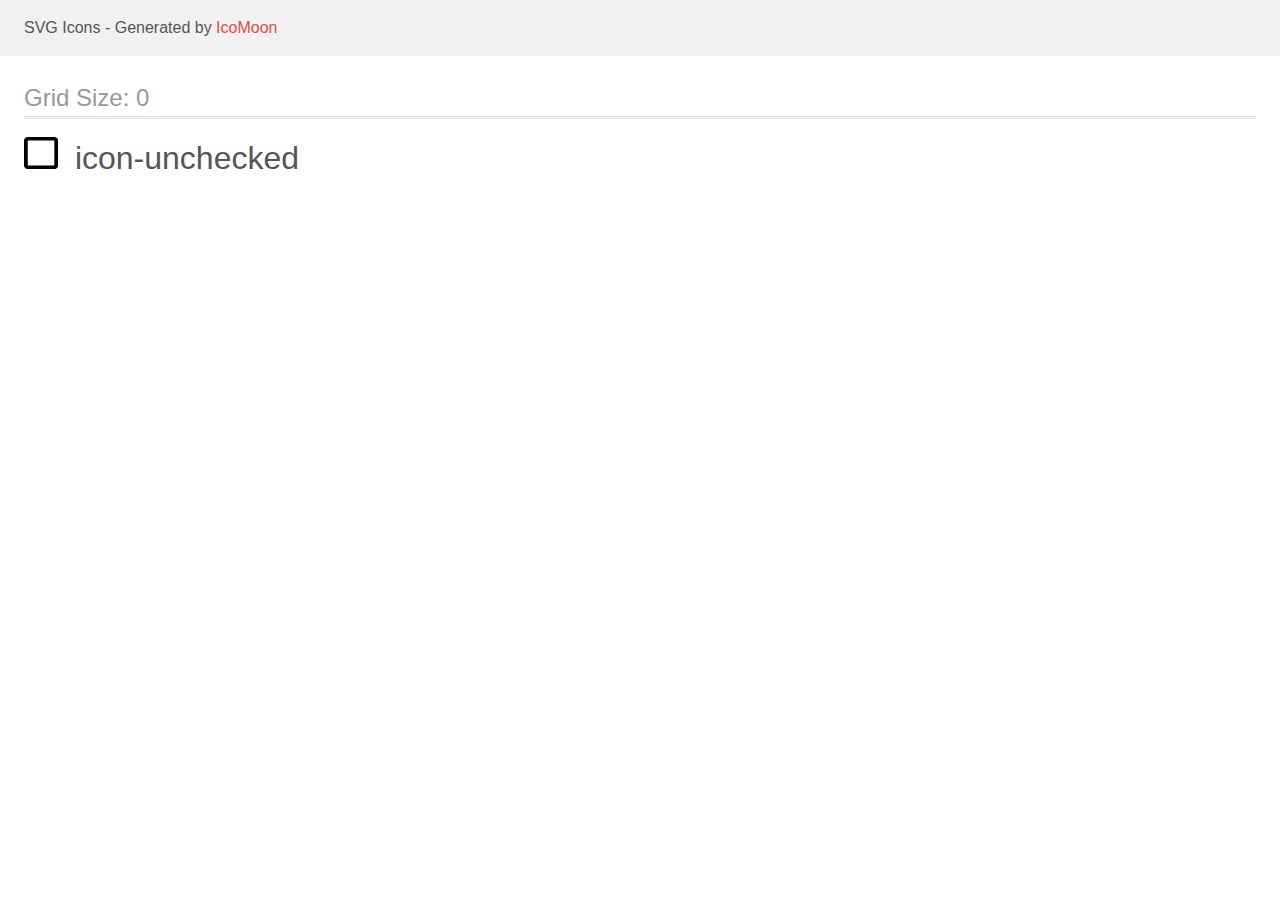
<file: images/icon/icomoon (3)/demo.html>
<!doctype html>
<html>
<head>
    <title>IcoMoon - SVG Icons</title>
    <meta charset="utf-8">
    <meta name="viewport" content="width=device-width, initial-scale=1">
    <link rel="stylesheet" href="demo-files/demo.css">
    <link rel="stylesheet" href="style.css">
</head>
<body>
<svg aria-hidden="true" style="position: absolute; width: 0; height: 0; overflow: hidden;" version="1.1" xmlns="http://www.w3.org/2000/svg" xmlns:xlink="http://www.w3.org/1999/xlink">
<defs>
<symbol id="icon-unchecked" viewBox="0 0 34 32">
<path d="M30.341 3.556v24.889h-26.548v-24.889h26.548zM30.341 0h-26.548c-2.086 0-3.793 1.6-3.793 3.556v24.889c0 1.956 1.707 3.556 3.793 3.556h26.548c2.086 0 3.793-1.6 3.793-3.556v-24.889c0-1.956-1.707-3.556-3.793-3.556z"></path>
</symbol>
</defs>
</svg>

<header class="bgc1 clearfix">
<div class="mhl">
    <p>SVG Icons - Generated by <a href="https://icomoon.io/app">IcoMoon</a></p>
</div>
</header>
    <div class="clearfix mhl ptl">
        <h1 class="mvm mtn fgc1">Grid Size: 0</h1>
        <div class="glyph fs1">
            <div class="clearfix pbs">
                <svg class="icon icon-unchecked"><use xlink:href="#icon-unchecked"></use></svg><span class="name"> icon-unchecked</span>
            </div>
        </div>
  </div>
<script defer src="svgxuse.js"></script>
</body>
</html>
</file>
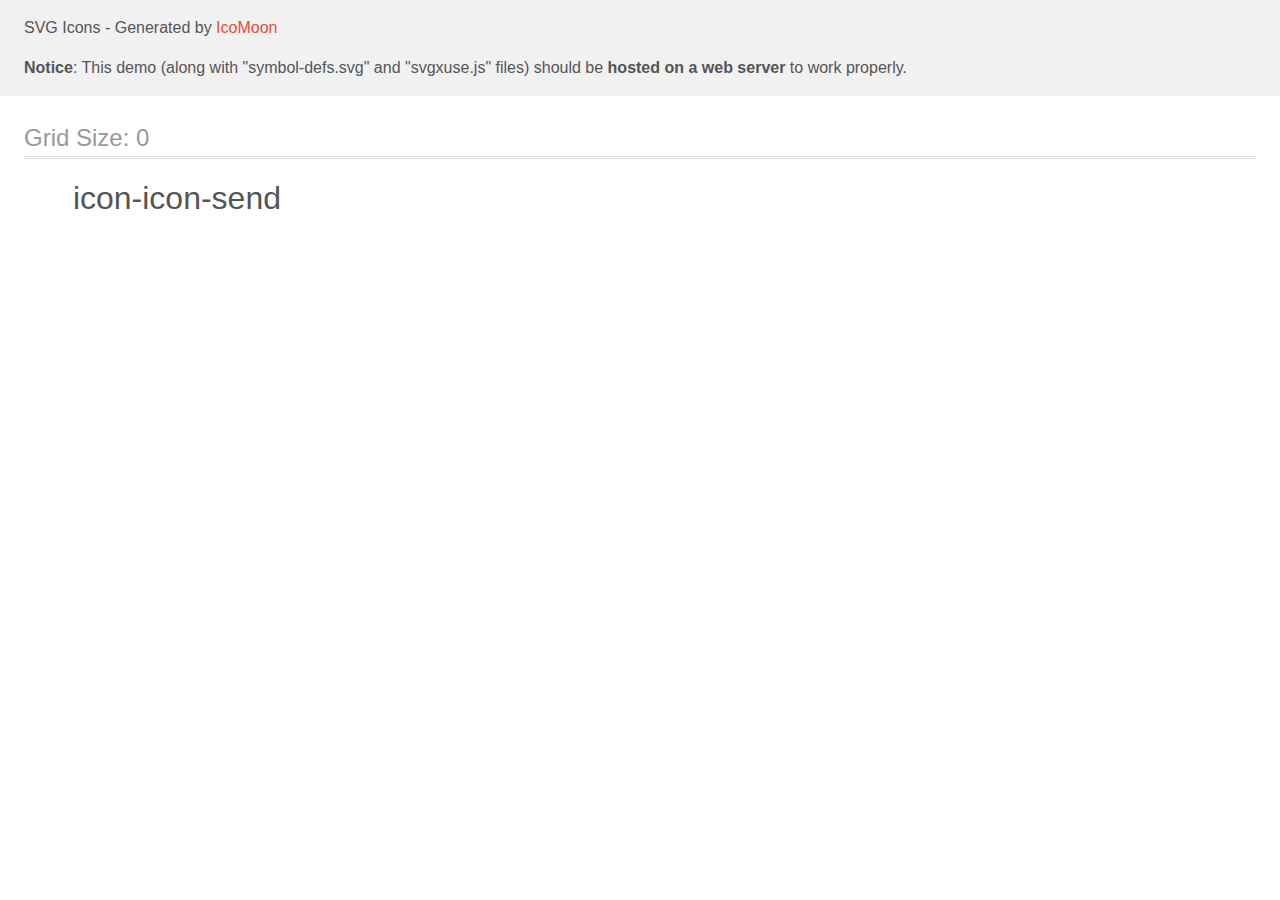
<file: images/icon/icomoon (4)/demo-external-svg.html>
<!doctype html>
<html>
<head>
    <title>IcoMoon - SVG Icons</title>
    <meta charset="utf-8">
    <meta name="viewport" content="width=device-width, initial-scale=1">
    <link rel="stylesheet" href="demo-files/demo.css">
    <link rel="stylesheet" href="style.css">
</head>
<body>
<header class="bgc1 clearfix">
<div class="mhl">
    <p>SVG Icons - Generated by <a href="https://icomoon.io/app">IcoMoon</a></p><p><strong>Notice</strong>: This demo (along with "symbol-defs.svg" and "svgxuse.js" files) should be <b>hosted on a web server</b> to work properly.</p>
</div>
</header>
    <div class="clearfix mhl ptl">
        <h1 class="mvm mtn fgc1">Grid Size: 0</h1>
        <div class="glyph fs1">
            <div class="clearfix pbs">
                <svg class="icon icon-icon-send"><use xlink:href="symbol-defs.svg#icon-icon-send"></use></svg><span class="name"> icon-icon-send</span>
            </div>
        </div>
  </div>
<script defer src="svgxuse.js"></script>
</body>
</html>
</file>
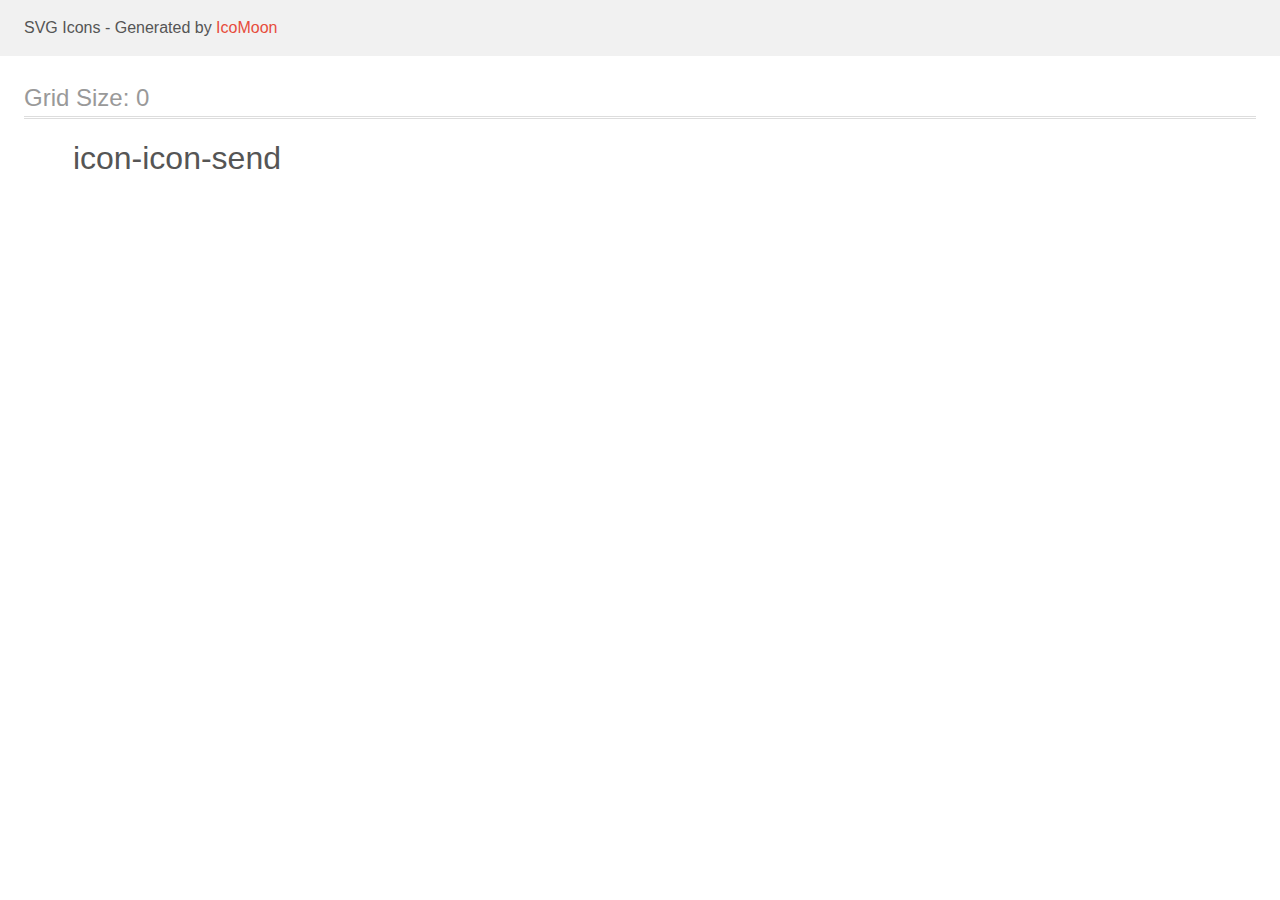
<file: images/icon/icomoon (4)/demo.html>
<!doctype html>
<html>
<head>
    <title>IcoMoon - SVG Icons</title>
    <meta charset="utf-8">
    <meta name="viewport" content="width=device-width, initial-scale=1">
    <link rel="stylesheet" href="demo-files/demo.css">
    <link rel="stylesheet" href="style.css">
</head>
<body>
<svg aria-hidden="true" style="position: absolute; width: 0; height: 0; overflow: hidden;" version="1.1" xmlns="http://www.w3.org/2000/svg" xmlns:xlink="http://www.w3.org/1999/xlink">
<defs>
<symbol id="icon-icon-send" viewBox="0 0 32 32">
<path fill="#fff" style="fill: var(--color1, #fff)" d="M32 0l-32 18 10.227 3.788 15.773-14.788-11.998 16.186 0.010 0.004-0.012-0.004v8.814l5.735-6.691 7.265 2.691 5-28z"></path>
</symbol>
</defs>
</svg>

<header class="bgc1 clearfix">
<div class="mhl">
    <p>SVG Icons - Generated by <a href="https://icomoon.io/app">IcoMoon</a></p>
</div>
</header>
    <div class="clearfix mhl ptl">
        <h1 class="mvm mtn fgc1">Grid Size: 0</h1>
        <div class="glyph fs1">
            <div class="clearfix pbs">
                <svg class="icon icon-icon-send"><use xlink:href="#icon-icon-send"></use></svg><span class="name"> icon-icon-send</span>
            </div>
        </div>
  </div>
<script defer src="svgxuse.js"></script>
</body>
</html>
</file>
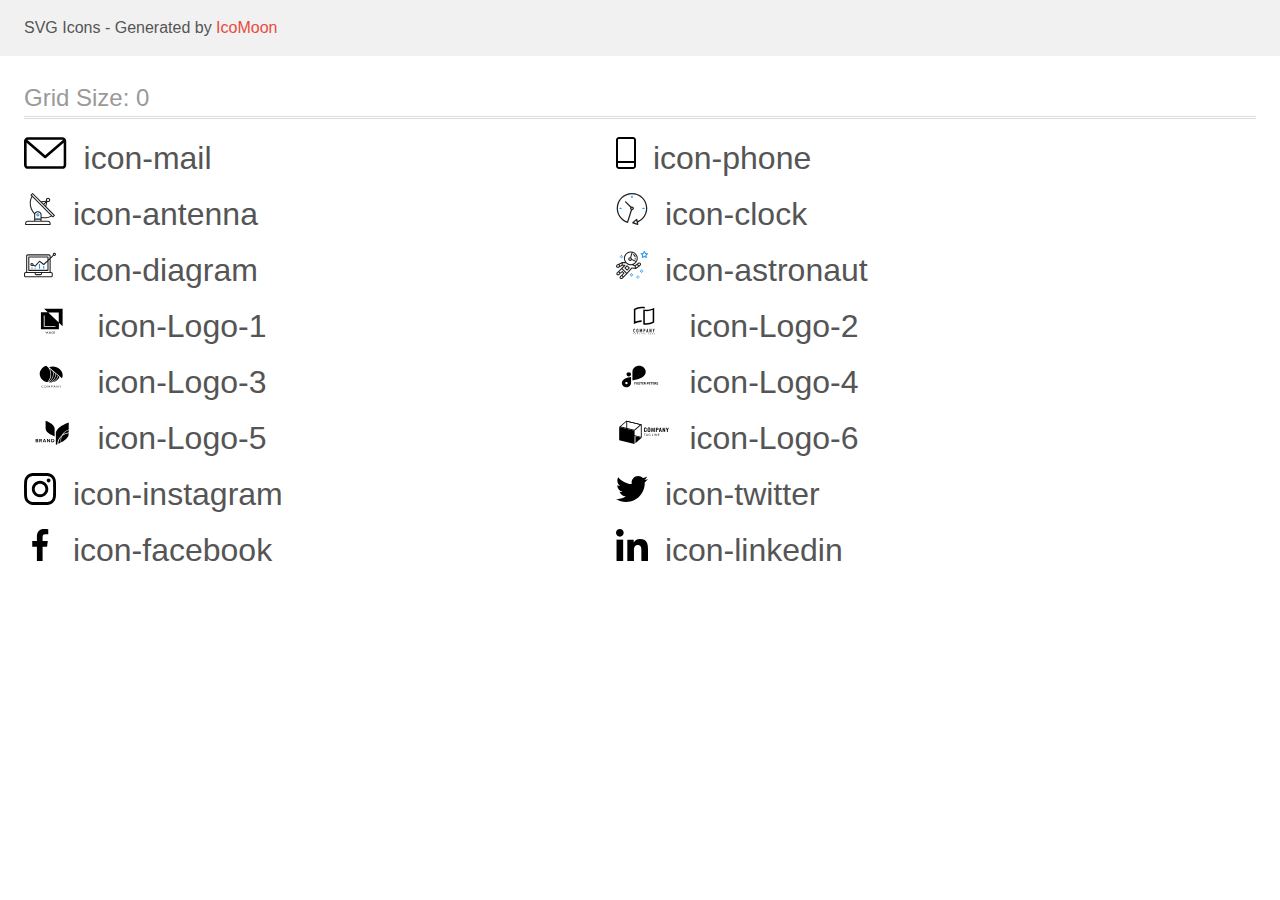
<file: images/icon/icomoon/demo.html>
<!doctype html>
<html>
<head>
    <title>IcoMoon - SVG Icons</title>
    <meta charset="utf-8">
    <meta name="viewport" content="width=device-width, initial-scale=1">
    <link rel="stylesheet" href="demo-files/demo.css">
    <link rel="stylesheet" href="style.css">
</head>
<body>
<svg aria-hidden="true" style="position: absolute; width: 0; height: 0; overflow: hidden;" version="1.1" xmlns="http://www.w3.org/2000/svg" xmlns:xlink="http://www.w3.org/1999/xlink">
<defs>
<symbol id="icon-mail" viewBox="0 0 43 32">
<path d="M38.667 0h-34.667c-2.206 0-4 1.794-4 4v24c0 2.206 1.794 4 4 4h34.667c2.206 0 4-1.794 4-4v-24c0-2.206-1.794-4-4-4zM38.667 2.667c0.181 0 0.353 0.038 0.511 0.103l-17.844 15.466-17.844-15.466c0.158-0.066 0.33-0.103 0.511-0.103h34.667zM38.667 29.333h-34.667c-0.736 0-1.333-0.598-1.333-1.333v-22.413l17.793 15.421c0.251 0.217 0.563 0.326 0.874 0.326s0.622-0.108 0.874-0.326l17.793-15.421v22.413c0 0.736-0.598 1.333-1.333 1.333z"></path>
</symbol>
<symbol id="icon-phone" viewBox="0 0 20 32">
<path d="M17 0h-14c-1.654 0-3 1.346-3 3v26c0 1.654 1.346 3 3 3h14c1.654 0 3-1.346 3-3v-26c0-1.654-1.346-3-3-3zM3 2h14c0.552 0 1 0.448 1 1v21h-16v-21c0-0.552 0.448-1 1-1zM17 30h-14c-0.552 0-1-0.448-1-1v-3h16v3c0 0.552-0.448 1-1 1z"></path>
</symbol>
<symbol id="icon-antenna" viewBox="0 0 32 32">
<path fill="#212121" style="fill: var(--color1, #212121)" d="M30.773 22.098l-8.443-8.505 0.937-4.615c0.242 0.094 0.499 0.144 0.758 0.146h0.006c1.192 0.014 2.17-0.941 2.184-2.133s-0.941-2.17-2.133-2.184c-1.192-0.014-2.17 0.941-2.184 2.133-0.003 0.255 0.039 0.509 0.125 0.749l-4.96 0.605-8.091-8.133c-0.099-0.101-0.235-0.159-0.377-0.16-0.14 0.001-0.274 0.056-0.373 0.155l-1.513 1.504c-0.208 0.208-0.208 0.546 0 0.754l0.814 0.826c-3.153 5.798-2.129 12.978 2.519 17.663 0.043 0.041 0.092 0.074 0.146 0.098-0.034 0.18-0.051 0.364-0.052 0.547v6.187h-6.4c-1.472 0.002-2.665 1.195-2.667 2.667v1.067c0 0.295 0.239 0.533 0.533 0.533h24.533c0.295 0 0.533-0.239 0.533-0.533v-1.067c-0.002-1.472-1.195-2.665-2.667-2.667h-6.4v-2.742c1.003 0.21 2.024 0.317 3.049 0.32 2.458-0.003 4.877-0.615 7.040-1.783l0.818 0.823c0.099 0.101 0.235 0.159 0.377 0.16 0.14-0.001 0.274-0.056 0.373-0.155l1.513-1.504c0.208-0.208 0.208-0.546 0-0.754zM23.28 6.233c0.418-0.415 1.093-0.414 1.508 0.004s0.414 1.093-0.004 1.508c-0.2 0.199-0.47 0.31-0.752 0.31h-0.003c-0.589-0.003-1.064-0.483-1.061-1.072 0.002-0.282 0.115-0.552 0.314-0.751h-0.002zM22.024 9.738l-0.598 2.946-1.175-1.182 1.774-1.763zM21.419 8.836l-1.92 1.909-1.485-1.493 3.405-0.415zM24.004 28.8c0.884 0 1.6 0.716 1.6 1.6v0.533h-23.467v-0.533c0-0.884 0.716-1.6 1.6-1.6h20.267zM16.537 26.667v1.067h-5.333v-1.067h5.333zM11.204 25.6v-4.053c0-1.294 1.196-2.347 2.667-2.347s2.667 1.053 2.667 2.347v4.053h-5.333zM17.604 23.904v-2.357c0-1.882-1.675-3.413-3.733-3.413-1.331-0.020-2.576 0.657-3.281 1.786-4.058-4.274-4.971-10.645-2.279-15.887l18.602 18.708c-2.872 1.461-6.165 1.873-9.309 1.163zM28.893 23.22l-21.057-21.181 0.755-0.752 7.935 7.98c0.004 0 0.006 0.007 0.010 0.010l13.115 13.191-0.757 0.752z"></path>
<path fill="#2196f3" style="fill: var(--color2, #2196f3)" d="M13.876 20.267h-0.005c-0.884-0.001-1.601 0.714-1.602 1.598s0.714 1.601 1.598 1.602h0.005c0.884 0.001 1.601-0.714 1.602-1.598s-0.714-1.601-1.598-1.602zM14.249 22.245c-0.1 0.1-0.236 0.156-0.378 0.155-0.295-0.002-0.532-0.242-0.531-0.536 0.001-0.141 0.057-0.276 0.157-0.375s0.233-0.154 0.373-0.155c0.295 0.002 0.532 0.241 0.53 0.536-0.001 0.141-0.057 0.276-0.157 0.375h0.005z"></path>
</symbol>
<symbol id="icon-clock" viewBox="0 0 32 32">
<path fill="#212121" style="fill: var(--color1, #212121)" d="M31.297 15.301c-0.002-8.452-6.855-15.303-15.308-15.301s-15.303 6.855-15.301 15.308c0.001 6.658 4.307 12.551 10.649 14.576 0.061 0.019 0.124 0.029 0.187 0.029 0.121-0 0.239-0.032 0.342-0.094 0.135-0.080 0.236-0.207 0.283-0.356l3.865-12.25c1.057-0.005 1.909-0.866 1.903-1.923s-0.866-1.909-1.923-1.903c-0.284 0.001-0.565 0.067-0.82 0.191l-5.106-5.107c-0.253-0.245-0.657-0.238-0.902 0.016-0.239 0.247-0.239 0.639 0 0.886l5.103 5.109c-0.392 0.799-0.168 1.764 0.536 2.309l-3.683 11.673c-7.278-2.681-11.004-10.754-8.323-18.032s10.754-11.004 18.032-8.323 11.004 10.754 8.323 18.032c-1.31 3.556-4.001 6.431-7.462 7.973l-0.398-1.874c-0.073-0.344-0.411-0.565-0.756-0.492-0.109 0.023-0.209 0.074-0.292 0.148l-3.837 3.426c-0.263 0.234-0.287 0.637-0.052 0.9 0.076 0.085 0.174 0.149 0.283 0.184l4.899 1.563c0.335 0.108 0.694-0.077 0.802-0.412 0.034-0.106 0.040-0.219 0.017-0.328l-0.391-1.839c5.664-2.388 9.342-7.942 9.329-14.089zM15.992 14.664c0.352 0 0.638 0.286 0.638 0.638s-0.286 0.638-0.638 0.638c-0.352 0-0.638-0.285-0.638-0.638s0.285-0.638 0.638-0.638zM18.093 29.528l2.184-1.948 0.603 2.84-2.787-0.892z"></path>
<path fill="#2196f3" style="fill: var(--color2, #2196f3)" d="M15.354 3.185v1.275c0 0.352 0.285 0.638 0.638 0.638s0.638-0.285 0.638-0.638v-1.275c0-0.352-0.286-0.638-0.638-0.638s-0.638 0.286-0.638 0.638z"></path>
<path fill="#2196f3" style="fill: var(--color2, #2196f3)" d="M3.876 14.664c-0.352 0-0.638 0.286-0.638 0.638s0.285 0.638 0.638 0.638h1.275c0.352 0 0.638-0.285 0.638-0.638s-0.285-0.638-0.638-0.638h-1.275z"></path>
<path fill="#2196f3" style="fill: var(--color2, #2196f3)" d="M28.108 15.939c0.352 0 0.638-0.285 0.638-0.638s-0.285-0.638-0.638-0.638h-1.275c-0.352 0-0.638 0.286-0.638 0.638s0.286 0.638 0.638 0.638h1.275z"></path>
</symbol>
<symbol id="icon-diagram" viewBox="0 0 32 32">
<path fill="#2196f3" style="fill: var(--color2, #2196f3)" d="M14.926 14.965h1.066v4.798h-1.066v-4.797z"></path>
<path fill="#2196f3" style="fill: var(--color2, #2196f3)" d="M19.19 17.097h1.066v2.665h-1.066v-2.665z"></path>
<path fill="#2196f3" style="fill: var(--color2, #2196f3)" d="M10.661 18.696h1.066v1.066h-1.066v-1.066z"></path>
<path fill="#2196f3" style="fill: var(--color2, #2196f3)" d="M7.463 18.163h1.066v1.599h-1.066v-1.599z"></path>
<path fill="#212121" style="fill: var(--color1, #212121)" d="M1.599 28.291h25.587c0.883 0 1.599-0.716 1.599-1.599v-2.132c0-0.883-0.716-1.599-1.599-1.599h-0.533v-13.293l3.028-2.868c0.703 0.346 1.553 0.136 2.013-0.499s0.396-1.508-0.152-2.068-1.42-0.644-2.065-0.198c-0.644 0.446-0.873 1.292-0.542 2.002l-2.281 2.163v-1.23c0-0.883-0.716-1.599-1.599-1.599h-21.322c-0.883 0-1.599 0.716-1.599 1.599v15.992h-0.533c-0.883 0-1.599 0.716-1.599 1.599v2.132c0 0.883 0.716 1.599 1.599 1.599zM30.384 4.837c0.294 0 0.533 0.239 0.533 0.533s-0.239 0.533-0.533 0.533c-0.294 0-0.533-0.239-0.533-0.533s0.239-0.533 0.533-0.533zM3.198 6.969c0-0.294 0.239-0.533 0.533-0.533h21.322c0.294 0 0.533 0.239 0.533 0.533v2.239l-1.066 1.013v-2.186c0-0.294-0.239-0.533-0.533-0.533h-19.19c-0.294 0-0.533 0.239-0.533 0.533v13.326c0 0.294 0.239 0.533 0.533 0.533h19.19c0.294 0 0.533-0.239 0.533-0.533v-9.674l1.066-1.010v12.284h-22.388v-15.992zM7.996 13.899c-0.721-0.002-1.354 0.478-1.546 1.174s0.105 1.433 0.725 1.801c0.62 0.368 1.41 0.276 1.928-0.226l1.853 0.93c0.215 0.108 0.476 0.057 0.636-0.123l3.939-4.431 3.872 2.901c0.208 0.156 0.498 0.139 0.686-0.039l3.365-3.188v8.131h-18.124v-12.26h18.124v2.66l-3.771 3.572-3.904-2.927c-0.222-0.166-0.534-0.135-0.718 0.072l-3.993 4.493-1.493-0.746c0.011-0.064 0.018-0.129 0.020-0.193 0-0.883-0.716-1.599-1.599-1.599zM8.529 15.498c0 0.294-0.239 0.533-0.533 0.533s-0.533-0.239-0.533-0.533c0-0.294 0.239-0.533 0.533-0.533s0.533 0.239 0.533 0.533zM11.727 24.027h5.331v0.533c0 0.294-0.239 0.533-0.533 0.533h-4.264c-0.294 0-0.533-0.239-0.533-0.533v-0.533zM1.066 24.56c0-0.294 0.239-0.533 0.533-0.533h9.062v0.533c0 0.883 0.716 1.599 1.599 1.599h4.264c0.883 0 1.599-0.716 1.599-1.599v-0.533h9.062c0.294 0 0.533 0.239 0.533 0.533v2.132c0 0.294-0.239 0.533-0.533 0.533h-25.587c-0.294 0-0.533-0.239-0.533-0.533v-2.132z"></path>
</symbol>
<symbol id="icon-astronaut" viewBox="0 0 32 32">
<path fill="#2196f3" style="fill: var(--color2, #2196f3)" d="M31.974 4.524c-0.063-0.193-0.229-0.333-0.43-0.363l-1.91-0.278-0.855-1.731c-0.179-0.365-0.777-0.365-0.956 0l-0.855 1.731-1.91 0.278c-0.201 0.029-0.367 0.17-0.431 0.363-0.062 0.193-0.011 0.405 0.135 0.547l1.383 1.348-0.326 1.903c-0.034 0.2 0.048 0.402 0.212 0.522 0.166 0.121 0.382 0.135 0.562 0.040l1.709-0.899 1.709 0.899c0.078 0.041 0.164 0.061 0.249 0.061 0.11 0 0.221-0.034 0.314-0.102 0.164-0.119 0.246-0.322 0.212-0.522l-0.326-1.903 1.383-1.348c0.145-0.142 0.197-0.354 0.135-0.547zM29.511 5.851c-0.125 0.122-0.183 0.299-0.153 0.472l0.191 1.114-1-0.526c-0.078-0.041-0.163-0.061-0.249-0.061s-0.17 0.020-0.249 0.061l-1.001 0.526 0.191-1.114c0.030-0.173-0.028-0.349-0.153-0.472l-0.81-0.789 1.119-0.163c0.174-0.025 0.324-0.134 0.402-0.292l0.5-1.013 0.5 1.013c0.078 0.157 0.228 0.267 0.402 0.292l1.119 0.163-0.809 0.789z"></path>
<path fill="#2196f3" style="fill: var(--color2, #2196f3)" d="M26.134 20.522h-1.067v1.067h1.067v-1.067z"></path>
<path fill="#2196f3" style="fill: var(--color2, #2196f3)" d="M26.134 22.656h-1.067v1.067h1.067v-1.067z"></path>
<path fill="#2196f3" style="fill: var(--color2, #2196f3)" d="M27.2 21.589h-1.067v1.067h1.067v-1.067z"></path>
<path fill="#2196f3" style="fill: var(--color2, #2196f3)" d="M25.067 21.589h-1.067v1.067h1.067v-1.067z"></path>
<path fill="#2196f3" style="fill: var(--color2, #2196f3)" d="M22.4 26.389h-1.067v1.067h1.067v-1.067z"></path>
<path fill="#2196f3" style="fill: var(--color2, #2196f3)" d="M22.4 28.522h-1.067v1.067h1.067v-1.067z"></path>
<path fill="#2196f3" style="fill: var(--color2, #2196f3)" d="M23.467 27.456h-1.067v1.067h1.067v-1.067z"></path>
<path fill="#2196f3" style="fill: var(--color2, #2196f3)" d="M21.333 27.456h-1.067v1.067h1.067v-1.067z"></path>
<path fill="#2196f3" style="fill: var(--color2, #2196f3)" d="M16 24.256h-1.067v1.067h1.067v-1.067z"></path>
<path fill="#2196f3" style="fill: var(--color2, #2196f3)" d="M16 26.389h-1.067v1.067h1.067v-1.067z"></path>
<path fill="#2196f3" style="fill: var(--color2, #2196f3)" d="M17.067 25.322h-1.067v1.067h1.067v-1.067z"></path>
<path fill="#2196f3" style="fill: var(--color2, #2196f3)" d="M14.933 25.322h-1.067v1.067h1.067v-1.067z"></path>
<path fill="#2196f3" style="fill: var(--color2, #2196f3)" d="M5.867 6.122h-1.067v1.067h1.067v-1.067z"></path>
<path fill="#2196f3" style="fill: var(--color2, #2196f3)" d="M5.867 8.255h-1.067v1.067h1.067v-1.067z"></path>
<path fill="#2196f3" style="fill: var(--color2, #2196f3)" d="M6.933 7.189h-1.067v1.067h1.067v-1.067z"></path>
<path fill="#2196f3" style="fill: var(--color2, #2196f3)" d="M4.8 7.189h-1.067v1.067h1.067v-1.067z"></path>
<path fill="#212121" style="fill: var(--color1, #212121)" d="M24.715 14.159c-0.287-0.388-0.709-0.637-1.188-0.705-0.481-0.068-0.956 0.058-1.34 0.352l-1.252 0.96-1.898 1.417-1.358-0.541c2.421-1.086 4.114-3.508 4.114-6.32 0-3.823-3.123-6.933-6.961-6.933s-6.961 3.11-6.961 6.933c0 1.386 0.414 2.674 1.12 3.758l-2.764-0.024c-0.002 0-0.003 0-0.005 0-0.009 0-0.015 0.004-0.023 0.005-0.053 0.002-0.105 0.013-0.155 0.031-0.013 0.005-0.026 0.008-0.038 0.013-0.006 0.003-0.013 0.003-0.019 0.006l-3.233 1.596c-0.001 0-0.001 0-0.001 0.001l-1.893 0.911c-0.021 0.009-0.042 0.021-0.063 0.035-0.755 0.502-1.012 1.489-0.598 2.295 0.22 0.429 0.595 0.745 1.056 0.889 0.178 0.055 0.359 0.083 0.539 0.083 0.29 0 0.577-0.071 0.839-0.211l1.388-0.738 2.264-1.169 1.357-0.008-5.442 5.416c-0.001 0.001-0.001 0.001-0.002 0.001l-1.339 1.333c-0.316 0.315-0.49 0.732-0.49 1.178s0.174 0.863 0.49 1.179c0.325 0.323 0.752 0.485 1.179 0.485s0.854-0.162 1.18-0.485l1.314-1.309 1.741-1.3 0.901 0.897-1.762 1.754c-0 0.001-0.001 0.001-0.002 0.001l-1.339 1.333c-0.316 0.315-0.49 0.732-0.49 1.178s0.174 0.863 0.49 1.179c0.325 0.323 0.753 0.485 1.18 0.485s0.855-0.162 1.18-0.485l3.482-3.467c0.001-0.001 0.001-0.001 0.001-0.002l1.010-1-0.004-0.004c0.006-0.006 0.015-0.009 0.022-0.015l5.166-5.658 3.471 0.494c0.025 0.004 0.050 0.005 0.075 0.005 0.065 0 0.127-0.015 0.187-0.038 0.018-0.006 0.033-0.015 0.050-0.023 0.019-0.010 0.039-0.015 0.058-0.027l3.213-2.133c0.012-0.008 0.018-0.021 0.029-0.029 0.013-0.010 0.029-0.014 0.041-0.026l1.271-1.191c0.662-0.62 0.753-1.635 0.212-2.362zM2.13 17.77c-0.173 0.093-0.37 0.111-0.558 0.052-0.187-0.058-0.338-0.186-0.427-0.358-0.161-0.314-0.068-0.695 0.214-0.902l1.314-0.632 0.449 1.312-0.992 0.528zM5.628 15.942l-1.548 0.8-0.439-1.283 2.027-1.001-0.040 1.484zM20.727 9.322c0 0.918-0.219 1.785-0.599 2.559l-4.181-1.899c-0.044-0.573-0.341-1.075-0.788-1.388l1.464-4.86c2.378 0.756 4.105 2.974 4.105 5.588zM8.938 9.322c0-3.235 2.644-5.867 5.894-5.867 0.253 0 0.5 0.021 0.745 0.052l-1.432 4.754c-0.019-0.001-0.037-0.006-0.057-0.006-1.033 0-1.873 0.837-1.873 1.867s0.84 1.867 1.873 1.867c0.694 0 1.294-0.383 1.618-0.945l3.862 1.755c-1.075 1.446-2.795 2.39-4.737 2.39-3.25 0-5.894-2.632-5.894-5.867zM14.894 10.122c0 0.441-0.362 0.8-0.806 0.8s-0.806-0.359-0.806-0.8c0-0.441 0.362-0.8 0.806-0.8s0.806 0.359 0.806 0.8zM2.465 25.146c-0.236 0.234-0.619 0.234-0.854 0.001-0.114-0.114-0.176-0.263-0.176-0.423s0.062-0.309 0.176-0.421l0.962-0.958 0.851 0.848-0.959 0.955zM5.679 28.88c-0.236 0.234-0.619 0.235-0.855 0.001-0.114-0.114-0.176-0.263-0.176-0.423s0.062-0.309 0.176-0.421l0.963-0.959 0.852 0.848-0.96 0.955zM9.16 25.411c-0.001 0-0.001 0-0.002 0.001l-1.765 1.76-0.852-0.848 1.763-1.755c0 0 0 0 0-0s0.001-0.001 0.002-0.001c0.040-0.040 0.065-0.088 0.090-0.135 0.007-0.014 0.020-0.026 0.026-0.040 0.017-0.041 0.019-0.085 0.026-0.129 0.003-0.025 0.014-0.047 0.014-0.073 0-0.036-0.013-0.070-0.020-0.106-0.006-0.032-0.006-0.065-0.019-0.095-0.020-0.050-0.055-0.094-0.091-0.138-0.010-0.012-0.014-0.027-0.025-0.038 0 0 0 0-0.001 0s-0.001-0.002-0.001-0.002l-1.607-1.6c-0.017-0.017-0.039-0.024-0.058-0.038-0.028-0.022-0.055-0.042-0.087-0.058-0.030-0.015-0.061-0.024-0.093-0.033-0.034-0.010-0.067-0.017-0.103-0.020-0.033-0.002-0.063 0.001-0.095 0.005-0.036 0.004-0.069 0.009-0.104 0.020-0.034 0.011-0.063 0.027-0.094 0.045-0.020 0.011-0.042 0.015-0.061 0.029l-1.773 1.324-0.901-0.897 2.399-2.386 4.361 4.289-0.928 0.919zM15.979 18.394c-0.015-0.002-0.030 0.004-0.045 0.003-0.039-0.002-0.076 0.001-0.115 0.007-0.030 0.005-0.059 0.011-0.088 0.021-0.034 0.012-0.065 0.028-0.097 0.047-0.030 0.018-0.057 0.037-0.083 0.061-0.013 0.011-0.028 0.017-0.040 0.029l-4.698 5.146-4.328-4.257 2.833-2.818c0.209-0.208 0.21-0.546 0.002-0.755-0.105-0.105-0.243-0.157-0.381-0.156v-0.001l-2.219 0.013 0.028-1.607 3.104 0.027c1.265 1.294 3.029 2.101 4.981 2.101 0.437 0 0.864-0.045 1.279-0.123 0.040 0.032 0.079 0.065 0.13 0.085l2.41 0.96 0.331 1.644-3.003-0.427zM20.020 18.572l-0.313-1.558 1.446-1.080 0.947 1.257-2.080 1.381zM23.774 15.741l-0.838 0.785-0.931-1.236 0.831-0.637c0.155-0.119 0.351-0.168 0.543-0.143 0.193 0.027 0.364 0.128 0.48 0.284 0.217 0.292 0.18 0.699-0.085 0.947z"></path>
<path fill="#212121" style="fill: var(--color1, #212121)" d="M13.602 18.544l-2.143-2.133c-0.207-0.207-0.545-0.207-0.753 0l-2.142 2.133c-0.1 0.101-0.157 0.236-0.157 0.378s0.056 0.278 0.157 0.378l2.142 2.133c0.104 0.103 0.241 0.155 0.377 0.155s0.273-0.052 0.376-0.155l2.143-2.133c0.1-0.1 0.157-0.236 0.157-0.378s-0.057-0.278-0.157-0.378zM11.083 20.303l-1.387-1.381 1.387-1.381 1.387 1.381-1.387 1.381z"></path>
<path fill="#212121" style="fill: var(--color1, #212121)" d="M17.164 5.071l-0.258 1.036c0.071 0.018 1.738 0.452 1.738 2.149h1.067c-0-2.017-1.666-2.965-2.547-3.185z"></path>
<path fill="#212121" style="fill: var(--color1, #212121)" d="M19.711 9.322h-1.067v1.067h1.067v-1.067z"></path>
</symbol>
<symbol id="icon-Logo-1" viewBox="0 0 57 32">
<path d="M20.267 3.733l3.738 3.538-6.938-0.004v17.166h18.133v-6.564l3.733 3.534v-17.671h-18.667zM35.036 17.455l-10.597-10.032h10.597v10.032zM31.746 21.923h-11.81v-11.545h0.835v10.764h10.975v0.782zM22.725 26.72l-0.436 0.898-0.436-0.898h-0.366l0.637 1.198v0.698h0.331v-0.698l0.635-1.198h-0.365zM23.273 28.615l0.154-0.441h0.734l0.155 0.441h0.344l-0.717-1.896h-0.296l-0.716 1.896h0.342zM23.794 27.122l0.275 0.786h-0.549l0.275-0.786zM25.531 27.863c-0.048 0.073-0.072 0.153-0.072 0.241 0 0.16 0.056 0.29 0.168 0.389s0.263 0.148 0.451 0.148 0.349-0.051 0.484-0.152l0.107 0.126h0.367l-0.279-0.329c0.109-0.149 0.164-0.341 0.164-0.574h-0.275c0 0.128-0.026 0.243-0.079 0.348l-0.366-0.432 0.129-0.094c0.091-0.066 0.157-0.132 0.197-0.198s0.060-0.14 0.060-0.219c0-0.12-0.044-0.22-0.133-0.301s-0.201-0.122-0.339-0.122c-0.153 0-0.274 0.043-0.365 0.13s-0.135 0.203-0.135 0.352c0 0.061 0.014 0.124 0.043 0.189s0.081 0.144 0.155 0.237c-0.141 0.101-0.235 0.188-0.283 0.262zM26.386 28.282c-0.093 0.071-0.193 0.107-0.299 0.107-0.095 0-0.17-0.027-0.227-0.082s-0.085-0.126-0.085-0.214c0-0.102 0.052-0.192 0.156-0.271l0.040-0.029 0.414 0.488zM26.046 27.442c-0.089-0.11-0.134-0.202-0.134-0.275 0-0.063 0.018-0.116 0.055-0.158s0.085-0.063 0.147-0.063c0.057 0 0.105 0.018 0.142 0.053s0.056 0.077 0.056 0.126c0 0.075-0.027 0.136-0.081 0.184l-0.040 0.033-0.145 0.099zM29.132 28.472c0.13-0.114 0.205-0.272 0.224-0.474h-0.328c-0.017 0.135-0.059 0.232-0.124 0.29s-0.162 0.087-0.292 0.087c-0.142 0-0.249-0.054-0.323-0.161s-0.109-0.264-0.109-0.469v-0.168c0.002-0.202 0.041-0.355 0.117-0.46s0.188-0.158 0.331-0.158c0.123 0 0.217 0.030 0.28 0.091s0.104 0.158 0.12 0.294h0.328c-0.021-0.207-0.095-0.368-0.223-0.482s-0.296-0.171-0.505-0.171c-0.155 0-0.293 0.037-0.411 0.111s-0.209 0.179-0.272 0.315c-0.063 0.136-0.095 0.294-0.095 0.473v0.177c0.003 0.174 0.035 0.328 0.098 0.46s0.151 0.234 0.266 0.306c0.115 0.071 0.249 0.107 0.4 0.107 0.216 0 0.389-0.056 0.52-0.169zM31.068 28.206c0.064-0.141 0.096-0.304 0.096-0.49v-0.105c-0.001-0.185-0.034-0.347-0.099-0.486s-0.158-0.247-0.277-0.32c-0.119-0.075-0.256-0.112-0.41-0.112s-0.292 0.038-0.411 0.113c-0.119 0.075-0.211 0.183-0.277 0.324s-0.098 0.305-0.098 0.49v0.107c0.001 0.181 0.034 0.342 0.099 0.48s0.159 0.246 0.279 0.322c0.121 0.075 0.258 0.112 0.411 0.112 0.155 0 0.293-0.037 0.411-0.112s0.212-0.183 0.276-0.323zM30.716 27.135c0.080 0.112 0.12 0.273 0.12 0.483v0.099c0 0.214-0.040 0.376-0.119 0.487s-0.19 0.167-0.336 0.167c-0.144 0-0.257-0.057-0.339-0.171s-0.121-0.275-0.121-0.483v-0.109c0.002-0.204 0.043-0.362 0.122-0.473s0.192-0.168 0.335-0.168c0.146 0 0.258 0.056 0.337 0.168z"></path>
</symbol>
<symbol id="icon-Logo-2" viewBox="0 0 57 32">
<path d="M26.727 3.165h-0.073c-0.112-0.007-0.224-0.010-0.336-0.012v0h-0.243c-0.212 0-0.428 0.005-0.642 0.016-0.016-0.001-0.032-0.001-0.049 0-1.944 0.11-3.848 0.596-5.609 1.431l-0.231 0.111v11.809l0.54-0.183c0.474-0.163 0.978-0.309 1.5-0.445 1.411-0.362 2.861-0.555 4.317-0.574v1.551c-0.193 0.001-0.38 0.007-0.568 0.016h-0.045c-1.121 0.061-2.233 0.232-3.322 0.51-1.378 0.345-2.708 0.863-3.957 1.542v-15.145c1.298-0.757 2.695-1.325 4.151-1.688 1.278-0.33 2.593-0.5 3.913-0.504h0.228c0.273 0.007 0.538 0.019 0.788 0.038 0.658 0.046 1.31 0.15 1.95 0.311v1.527c-0.621-0.145-1.253-0.24-1.889-0.285-0.013-0.001-0.026-0.002-0.039-0.003-0.132-0.011-0.263-0.022-0.386-0.022zM29.415 4.726c0.339 0.026 0.689 0.038 1.044 0.038 1.388-0.005 2.769-0.182 4.114-0.528 1.378-0.346 2.706-0.865 3.956-1.543v14.875c-1.298 0.756-2.696 1.325-4.153 1.688-1.279 0.329-2.593 0.498-3.913 0.503-1 0.008-1.997-0.11-2.968-0.35v-14.971c0.229 0.053 0.465 0.102 0.706 0.142 0.394 0.066 0.81 0.115 1.214 0.145zM36.985 4.841l-0.54 0.182c-0.497 0.167-0.997 0.316-1.5 0.449-1.465 0.377-2.971 0.57-4.483 0.575-0.352 0-0.676-0.010-0.989-0.030l-0.43-0.028v12.148l0.37 0.033c0.343 0.030 0.696 0.045 1.052 0.045 1.191-0.005 2.377-0.159 3.531-0.457 0.95-0.238 1.874-0.57 2.759-0.991l0.231-0.111v-11.813z"></path>
<path d="M19.060 24.113c-0.078-0.080-0.171-0.144-0.274-0.186s-0.214-0.061-0.326-0.057c-0.119-0.002-0.237 0.021-0.347 0.065-0.101 0.040-0.193 0.101-0.27 0.178s-0.135 0.17-0.174 0.271c-0.042 0.107-0.063 0.22-0.062 0.335v2.023c-0.005 0.143 0.022 0.284 0.080 0.415 0.048 0.104 0.117 0.196 0.202 0.271 0.081 0.068 0.176 0.117 0.278 0.144 0.098 0.028 0.2 0.042 0.302 0.042 0.113 0.001 0.224-0.023 0.326-0.070 0.101-0.044 0.193-0.108 0.27-0.187 0.075-0.079 0.135-0.171 0.177-0.271 0.043-0.102 0.065-0.212 0.065-0.323v-0.226h-0.529v0.18c0.002 0.062-0.009 0.123-0.031 0.18-0.017 0.043-0.043 0.082-0.077 0.114-0.033 0.026-0.070 0.046-0.111 0.058-0.036 0.012-0.073 0.018-0.111 0.019-0.047 0.006-0.095-0.002-0.139-0.021s-0.081-0.049-0.11-0.088c-0.050-0.081-0.074-0.176-0.070-0.271v-1.887c-0.003-0.105 0.019-0.208 0.065-0.302 0.027-0.043 0.066-0.077 0.112-0.098s0.097-0.030 0.147-0.024c0.046-0.002 0.091 0.008 0.132 0.028s0.077 0.049 0.104 0.086c0.059 0.078 0.090 0.173 0.088 0.271v0.175h0.524v-0.206c0.001-0.121-0.021-0.241-0.065-0.354-0.039-0.106-0.099-0.203-0.177-0.285z"></path>
<path d="M22.202 24.090c-0.169-0.142-0.381-0.221-0.602-0.222-0.108 0-0.215 0.020-0.316 0.057-0.103 0.037-0.198 0.093-0.279 0.165-0.088 0.079-0.158 0.175-0.205 0.283-0.053 0.124-0.079 0.257-0.077 0.392v1.941c-0.004 0.137 0.023 0.272 0.077 0.397 0.048 0.104 0.118 0.197 0.205 0.271 0.081 0.075 0.176 0.133 0.279 0.171 0.101 0.037 0.208 0.056 0.316 0.057s0.215-0.020 0.316-0.057c0.105-0.038 0.202-0.096 0.286-0.171 0.084-0.076 0.152-0.168 0.2-0.271 0.054-0.125 0.081-0.261 0.077-0.397v-1.941c0.003-0.135-0.024-0.268-0.077-0.392-0.047-0.107-0.115-0.203-0.2-0.283zM21.955 26.706c0.004 0.052-0.003 0.104-0.021 0.152s-0.047 0.092-0.084 0.128c-0.070 0.059-0.158 0.091-0.249 0.091s-0.179-0.032-0.249-0.091c-0.037-0.036-0.066-0.080-0.084-0.128s-0.025-0.101-0.021-0.152v-1.941c-0.004-0.052 0.003-0.104 0.021-0.152s0.047-0.092 0.084-0.128c0.070-0.059 0.158-0.091 0.249-0.091s0.179 0.032 0.249 0.091c0.037 0.036 0.066 0.080 0.084 0.128s0.025 0.101 0.021 0.152v1.941z"></path>
<path d="M26.329 27.573v-3.674h-0.509l-0.668 1.945h-0.009l-0.673-1.945h-0.503v3.674h0.525v-2.235h0.009l0.514 1.58h0.262l0.518-1.58h0.009v2.235h0.525z"></path>
<path d="M29.311 24.157c-0.081-0.091-0.183-0.16-0.297-0.201-0.123-0.040-0.251-0.059-0.38-0.057h-0.78v3.674h0.523v-1.435h0.27c0.163 0.007 0.326-0.027 0.472-0.1 0.119-0.066 0.218-0.163 0.287-0.281 0.061-0.098 0.101-0.206 0.12-0.32 0.021-0.138 0.030-0.278 0.028-0.418 0.005-0.176-0.012-0.353-0.051-0.525-0.035-0.127-0.101-0.243-0.193-0.338zM29.041 25.277c-0.002 0.067-0.019 0.132-0.049 0.191-0.030 0.056-0.077 0.102-0.135 0.129-0.078 0.035-0.162 0.050-0.247 0.046h-0.239v-1.249h0.27c0.081-0.004 0.162 0.012 0.236 0.046 0.054 0.031 0.097 0.079 0.123 0.136 0.029 0.065 0.044 0.134 0.046 0.205 0 0.077 0 0.159 0 0.244s0.005 0.174 0 0.252h-0.005z"></path>
<path d="M31.791 23.899h-0.429l-0.809 3.674h0.523l0.154-0.789h0.714l0.154 0.789h0.524l-0.83-3.674zM31.308 26.283l0.258-1.332h0.009l0.256 1.332h-0.524z"></path>
<path d="M35.173 26.112h-0.009l-0.791-2.213h-0.503v3.674h0.523v-2.209h0.011l0.8 2.209h0.492v-3.674h-0.523v2.213z"></path>
<path d="M38.372 23.899l-0.421 1.461h-0.011l-0.421-1.461h-0.554l0.719 2.121v1.553h0.524v-1.553l0.719-2.121h-0.554z"></path>
<path d="M17.6 28.61h0.252v0.708h0.171v-0.708h0.251v-0.145h-0.675v0.145z"></path>
<path d="M19.721 28.465l-0.331 0.853h0.182l0.070-0.194h0.34l0.073 0.194h0.186l-0.339-0.853h-0.182zM19.694 28.981l0.116-0.316 0.116 0.316h-0.232z"></path>
<path d="M21.818 29.004h0.197v0.11c-0.058 0.046-0.129 0.071-0.202 0.072-0.034 0.002-0.069-0.004-0.1-0.019s-0.059-0.036-0.081-0.063c-0.045-0.065-0.068-0.143-0.063-0.222 0-0.19 0.082-0.285 0.246-0.285 0.043-0.004 0.086 0.007 0.121 0.032s0.061 0.062 0.072 0.104l0.169-0.033c-0.036-0.167-0.156-0.251-0.362-0.251-0.11-0.003-0.216 0.036-0.298 0.11-0.043 0.042-0.076 0.094-0.097 0.15s-0.030 0.117-0.025 0.178c-0.005 0.117 0.034 0.231 0.109 0.32 0.042 0.043 0.092 0.077 0.148 0.098s0.116 0.031 0.176 0.027c0.134 0.004 0.263-0.045 0.362-0.136v-0.336h-0.37v0.144z"></path>
<path d="M23.959 28.465h-0.173v0.853h0.598v-0.145h-0.425v-0.708z"></path>
<path d="M25.769 28.465h-0.173v0.853h0.173v-0.853z"></path>
<path d="M27.539 29.035l-0.349-0.57h-0.167v0.853h0.161v-0.557l0.343 0.557h0.171v-0.853h-0.158v0.57z"></path>
<path d="M29.14 28.943h0.425v-0.145h-0.425v-0.187h0.457v-0.145h-0.63v0.853h0.648v-0.145h-0.475v-0.231z"></path>
<path d="M33.020 28.802h-0.336v-0.336h-0.171v0.853h0.171v-0.373h0.336v0.373h0.171v-0.853h-0.171v0.336z"></path>
<path d="M34.629 28.943h0.426v-0.145h-0.426v-0.187h0.459v-0.145h-0.63v0.853h0.646v-0.145h-0.475v-0.231z"></path>
<path d="M36.812 28.943c0.148-0.023 0.224-0.102 0.224-0.237 0.004-0.036-0.001-0.073-0.016-0.106s-0.038-0.062-0.068-0.083c-0.077-0.039-0.163-0.056-0.25-0.050h-0.362v0.853h0.171v-0.357h0.034c0.037-0.002 0.073 0.004 0.107 0.019 0.025 0.015 0.046 0.037 0.061 0.062l0.186 0.271h0.205l-0.104-0.167c-0.046-0.082-0.111-0.153-0.189-0.205zM36.64 28.825h-0.127v-0.214h0.135c0.059-0.005 0.118 0.002 0.174 0.020 0.012 0.011 0.022 0.025 0.029 0.040s0.009 0.032 0.009 0.049c-0.001 0.017-0.005 0.033-0.013 0.048s-0.019 0.027-0.032 0.037c-0.056 0.017-0.115 0.024-0.174 0.020z"></path>
<path d="M38.458 28.943h0.425v-0.145h-0.425v-0.187h0.459v-0.145h-0.631v0.853h0.648v-0.145h-0.475v-0.231z"></path>
</symbol>
<symbol id="icon-Logo-3" viewBox="0 0 57 32">
<path d="M19.417 26.187c0.008 0 0.017 0.002 0.025 0.005s0.015 0.007 0.020 0.013l0.116 0.111c-0.090 0.090-0.202 0.162-0.327 0.211-0.147 0.053-0.305 0.079-0.464 0.076-0.149 0.003-0.298-0.021-0.436-0.071-0.125-0.045-0.237-0.113-0.329-0.2-0.094-0.089-0.166-0.194-0.212-0.308-0.051-0.127-0.076-0.261-0.074-0.396-0.002-0.135 0.025-0.27 0.080-0.397 0.051-0.115 0.127-0.22 0.225-0.308 0.099-0.087 0.218-0.155 0.349-0.201 0.143-0.048 0.296-0.072 0.449-0.071 0.143-0.003 0.285 0.019 0.417 0.064 0.115 0.043 0.221 0.104 0.313 0.178l-0.097 0.119c-0.007 0.008-0.015 0.016-0.025 0.021-0.012 0.007-0.025 0.010-0.039 0.009-0.015-0.001-0.030-0.005-0.042-0.013l-0.052-0.032-0.073-0.040c-0.031-0.015-0.064-0.028-0.097-0.039-0.043-0.013-0.087-0.024-0.132-0.032-0.057-0.009-0.115-0.013-0.173-0.013-0.111-0.001-0.22 0.017-0.323 0.053-0.096 0.034-0.182 0.084-0.253 0.149-0.073 0.069-0.128 0.15-0.164 0.238-0.041 0.101-0.061 0.207-0.060 0.313-0.002 0.108 0.018 0.216 0.060 0.318 0.035 0.087 0.090 0.167 0.161 0.236 0.067 0.064 0.149 0.114 0.241 0.147 0.095 0.034 0.197 0.051 0.3 0.050 0.059 0.001 0.119-0.003 0.177-0.010 0.096-0.010 0.188-0.039 0.269-0.085 0.041-0.023 0.079-0.049 0.115-0.078 0.015-0.012 0.035-0.020 0.055-0.020z"></path>
<path d="M22.776 25.629c0.002 0.134-0.025 0.267-0.078 0.393-0.047 0.114-0.122 0.218-0.219 0.305s-0.214 0.155-0.344 0.2c-0.285 0.094-0.599 0.094-0.884 0-0.129-0.046-0.245-0.114-0.342-0.201-0.097-0.089-0.172-0.194-0.221-0.308-0.105-0.255-0.105-0.533 0-0.787 0.050-0.115 0.125-0.22 0.221-0.31 0.097-0.084 0.214-0.15 0.342-0.193 0.284-0.096 0.6-0.096 0.884 0 0.129 0.046 0.246 0.114 0.343 0.201 0.096 0.088 0.17 0.191 0.22 0.304 0.054 0.127 0.080 0.261 0.078 0.395zM22.47 25.629c0.002-0.107-0.016-0.214-0.055-0.316-0.033-0.087-0.086-0.168-0.156-0.236-0.068-0.065-0.152-0.116-0.246-0.149-0.207-0.069-0.436-0.069-0.643 0-0.094 0.033-0.178 0.084-0.246 0.149-0.071 0.068-0.125 0.149-0.157 0.236-0.074 0.206-0.074 0.426 0 0.632 0.033 0.087 0.086 0.168 0.157 0.236 0.068 0.065 0.152 0.115 0.246 0.148 0.207 0.067 0.435 0.067 0.643 0 0.093-0.033 0.177-0.083 0.246-0.148 0.070-0.069 0.123-0.149 0.156-0.236 0.039-0.102 0.058-0.209 0.055-0.316z"></path>
<path d="M25.067 25.96l0.030 0.071c0.012-0.025 0.022-0.048 0.033-0.071 0.011-0.024 0.024-0.047 0.038-0.070l0.743-1.174c0.015-0.020 0.028-0.033 0.042-0.037 0.020-0.005 0.040-0.007 0.061-0.006h0.22v1.909h-0.26v-1.404c0-0.018 0-0.038 0-0.059-0.001-0.022-0.001-0.044 0-0.066l-0.747 1.19c-0.009 0.018-0.025 0.033-0.044 0.043s-0.041 0.016-0.064 0.016h-0.042c-0.023 0-0.045-0.005-0.064-0.016s-0.034-0.026-0.044-0.044l-0.769-1.198c0 0.023 0 0.046 0 0.068s0 0.043 0 0.061v1.404h-0.252v-1.905h0.22c0.021-0.001 0.041 0.001 0.061 0.006 0.018 0.008 0.032 0.021 0.041 0.037l0.759 1.175c0.015 0.022 0.028 0.045 0.038 0.068z"></path>
<path d="M27.864 25.865v0.715h-0.291v-1.906h0.649c0.122-0.002 0.244 0.012 0.362 0.042 0.094 0.023 0.181 0.064 0.256 0.119 0.065 0.052 0.114 0.116 0.145 0.187 0.034 0.078 0.051 0.161 0.049 0.244 0.001 0.084-0.017 0.167-0.054 0.244-0.035 0.073-0.089 0.138-0.157 0.191-0.075 0.057-0.162 0.1-0.257 0.126-0.113 0.031-0.232 0.046-0.35 0.044l-0.352-0.005zM27.864 25.66h0.352c0.076 0.001 0.153-0.009 0.225-0.029 0.060-0.018 0.115-0.046 0.163-0.082 0.044-0.035 0.078-0.078 0.099-0.126 0.024-0.051 0.036-0.105 0.035-0.16 0.003-0.053-0.007-0.106-0.029-0.155s-0.057-0.094-0.102-0.13c-0.111-0.075-0.251-0.112-0.391-0.102h-0.352v0.786z"></path>
<path d="M31.772 26.583h-0.23c-0.023 0.001-0.046-0.006-0.064-0.018-0.017-0.012-0.029-0.027-0.038-0.044l-0.198-0.461h-0.993l-0.205 0.461c-0.008 0.017-0.020 0.032-0.036 0.043-0.018 0.013-0.042 0.020-0.065 0.019h-0.23l0.872-1.909h0.302l0.884 1.909zM30.333 25.874h0.82l-0.346-0.777c-0.026-0.058-0.048-0.118-0.065-0.179l-0.034 0.1c-0.010 0.030-0.022 0.058-0.032 0.081l-0.343 0.776z"></path>
<path d="M33.029 24.682c0.017 0.008 0.032 0.020 0.044 0.034l1.272 1.439c0-0.023 0-0.046 0-0.067s0-0.043 0-0.063v-1.352h0.26v1.909h-0.145c-0.021 0.001-0.041-0.003-0.060-0.011-0.018-0.009-0.034-0.021-0.047-0.035l-1.271-1.438c0.001 0.022 0.001 0.044 0 0.066 0 0.021 0 0.040 0 0.058v1.361h-0.26v-1.909h0.154c0.018-0 0.036 0.003 0.052 0.009z"></path>
<path d="M36.748 25.823v0.758h-0.291v-0.758l-0.804-1.15h0.26c0.022-0.001 0.045 0.005 0.063 0.016 0.016 0.012 0.029 0.027 0.039 0.043l0.503 0.742c0.020 0.032 0.038 0.061 0.052 0.088s0.026 0.054 0.036 0.081l0.038-0.082c0.014-0.030 0.031-0.059 0.049-0.087l0.496-0.747c0.010-0.015 0.023-0.028 0.038-0.040 0.017-0.013 0.040-0.020 0.063-0.019h0.263l-0.806 1.155z"></path>
<path d="M24.923 21.47c0.127 0.014 0.255 0.025 0.384 0.035 1.962-0.763 3.622-2.011 4.772-3.588s1.74-3.415 1.695-5.282l-2.162-1.879c0.44 1.988 0.234 4.043-0.594 5.935s-2.245 3.547-4.094 4.779z"></path>
<path d="M24.151 21.383l0.058 0.010c1.975-1.228 3.482-2.942 4.323-4.921s0.981-4.133 0.4-6.181l-3.080-2.676c1.246 2.2 1.747 4.661 1.446 7.098s-1.393 4.75-3.147 6.67z"></path>
<path d="M34.596 14.841c-0.523 2.052-1.794 3.902-3.624 5.276-0.534 0.404-1.111 0.763-1.722 1.074 1.49-0.38 2.859-1.053 4.003-1.966s2.030-2.042 2.592-3.3l-1.249-1.084z"></path>
<path d="M34.106 14.539l-1.778-1.545c-0.034 1.762-0.61 3.483-1.669 4.986s-2.562 2.731-4.352 3.559h0.009c0.399-0 0.798-0.021 1.194-0.062 1.673-0.593 3.151-1.537 4.303-2.748s1.94-2.65 2.295-4.189z"></path>
<path d="M24.409 6.486l-2.122-1.846c-1.897 0.637-3.528 1.756-4.68 3.212s-1.772 3.179-1.778 4.946v0c0.007 1.952 0.763 3.846 2.149 5.383s3.322 2.628 5.501 3.101c1.946-2.060 3.085-4.605 3.252-7.266s-0.647-5.299-2.323-7.53z"></path>
<path d="M39.008 14.255c-0.008-2.316-1.070-4.535-2.955-6.173s-4.439-2.561-7.105-2.567c-1.232-0.001-2.453 0.196-3.602 0.582l12.99 11.286c0.445-0.998 0.673-2.058 0.672-3.128z"></path>
</symbol>
<symbol id="icon-Logo-4" viewBox="0 0 57 32">
<path d="M12.878 11.255h-0.002c-1.279 0-2.316 0.921-2.316 2.058v0.001c0 1.137 1.037 2.058 2.316 2.058h0.002c1.279 0 2.316-0.921 2.316-2.058v-0.001c0-1.137-1.037-2.058-2.316-2.058z"></path>
<path d="M29.971 10.597c-0.004-1.579-0.711-3.092-1.967-4.208s-2.958-1.745-4.735-1.749v0c-1.777 0.003-3.48 0.631-4.737 1.748s-1.964 2.63-1.968 4.209v8.706c0 0 13.405-1.327 13.406-8.704v-0.001z"></path>
<path d="M5.867 22.16c0.003 1.098 0.496 2.151 1.369 2.928s2.058 1.215 3.294 1.218c1.236-0.003 2.42-0.441 3.294-1.218s1.366-1.829 1.37-2.927v-6.057c0 0-9.327 0.924-9.327 6.056zM10.53 23.245c-0.242 0-0.478-0.064-0.678-0.183s-0.357-0.289-0.45-0.487c-0.092-0.198-0.117-0.417-0.069-0.627s0.163-0.404 0.334-0.556c0.171-0.152 0.388-0.255 0.625-0.297s0.482-0.020 0.706 0.062c0.223 0.082 0.414 0.221 0.548 0.4s0.206 0.388 0.206 0.603c0.001 0.143-0.031 0.284-0.092 0.417s-0.151 0.252-0.264 0.353c-0.114 0.101-0.248 0.182-0.397 0.236s-0.308 0.083-0.468 0.083v-0.004z"></path>
<path d="M19.956 22.647h-0.9v0.93h-0.469v-2.275h1.481v0.38h-1.012v0.588h0.9v0.378zM22.209 22.491c0 0.224-0.040 0.42-0.119 0.589s-0.193 0.299-0.341 0.391c-0.147 0.092-0.316 0.137-0.506 0.137-0.189 0-0.357-0.045-0.505-0.136s-0.262-0.22-0.344-0.387c-0.081-0.169-0.122-0.363-0.123-0.581v-0.112c0-0.224 0.040-0.421 0.12-0.591 0.081-0.171 0.195-0.302 0.342-0.392 0.148-0.092 0.317-0.137 0.506-0.137s0.358 0.046 0.505 0.137c0.148 0.091 0.262 0.221 0.342 0.392 0.081 0.17 0.122 0.366 0.122 0.589v0.102zM21.734 22.388c0-0.238-0.043-0.42-0.128-0.544s-0.207-0.186-0.366-0.186c-0.157 0-0.279 0.061-0.364 0.184-0.085 0.122-0.129 0.301-0.13 0.538v0.111c0 0.232 0.043 0.412 0.128 0.541s0.208 0.192 0.369 0.192c0.157 0 0.278-0.061 0.363-0.184 0.084-0.124 0.127-0.304 0.128-0.541v-0.111zM23.73 22.98c0-0.089-0.031-0.156-0.094-0.203-0.063-0.048-0.175-0.098-0.337-0.15-0.163-0.053-0.291-0.105-0.386-0.156-0.258-0.14-0.387-0.328-0.387-0.564 0-0.123 0.034-0.232 0.103-0.328 0.070-0.097 0.169-0.172 0.298-0.227 0.13-0.054 0.276-0.081 0.438-0.081 0.163 0 0.307 0.030 0.434 0.089 0.127 0.058 0.226 0.141 0.295 0.248s0.106 0.229 0.106 0.366h-0.469c0-0.104-0.033-0.185-0.098-0.242s-0.158-0.087-0.277-0.087c-0.115 0-0.204 0.024-0.267 0.073-0.064 0.048-0.095 0.111-0.095 0.191 0 0.074 0.037 0.136 0.111 0.186 0.075 0.050 0.185 0.097 0.33 0.141 0.267 0.080 0.461 0.18 0.583 0.298s0.183 0.267 0.183 0.444c0 0.197-0.075 0.352-0.223 0.464-0.149 0.111-0.349 0.167-0.602 0.167-0.175 0-0.334-0.032-0.478-0.095-0.144-0.065-0.254-0.153-0.33-0.264s-0.113-0.241-0.113-0.388h0.47c0 0.251 0.15 0.377 0.45 0.377 0.111 0 0.198-0.022 0.261-0.067 0.063-0.046 0.094-0.109 0.094-0.191zM26.231 21.682h-0.697v1.895h-0.469v-1.895h-0.687v-0.38h1.853v0.38zM27.869 22.591h-0.9v0.609h1.056v0.377h-1.525v-2.275h1.522v0.38h-1.053v0.542h0.9v0.367zM29.142 22.744h-0.373v0.833h-0.469v-2.275h0.845c0.269 0 0.476 0.060 0.622 0.18s0.219 0.289 0.219 0.508c0 0.155-0.034 0.285-0.102 0.389-0.067 0.103-0.168 0.185-0.305 0.247l0.492 0.93v0.022h-0.503l-0.427-0.833zM28.769 22.365h0.378c0.118 0 0.209-0.030 0.273-0.089 0.065-0.060 0.097-0.143 0.097-0.248 0-0.107-0.031-0.192-0.092-0.253-0.060-0.061-0.154-0.092-0.28-0.092h-0.377v0.683zM31.609 22.775v0.802h-0.469v-2.275h0.887c0.171 0 0.321 0.031 0.45 0.094s0.23 0.152 0.3 0.267c0.070 0.115 0.105 0.245 0.105 0.392 0 0.223-0.077 0.399-0.23 0.528-0.152 0.128-0.363 0.192-0.633 0.192h-0.411zM31.609 22.396h0.419c0.124 0 0.218-0.029 0.283-0.088 0.066-0.058 0.098-0.142 0.098-0.25 0-0.111-0.033-0.202-0.098-0.27s-0.156-0.104-0.272-0.106h-0.43v0.714zM34.575 22.591h-0.9v0.609h1.056v0.377h-1.525v-2.275h1.522v0.38h-1.053v0.542h0.9v0.367zM36.75 21.682h-0.697v1.895h-0.469v-1.895h-0.688v-0.38h1.853v0.38zM38.387 22.591h-0.9v0.609h1.056v0.377h-1.525v-2.275h1.522v0.38h-1.053v0.542h0.9v0.367zM39.661 22.744h-0.373v0.833h-0.469v-2.275h0.845c0.269 0 0.476 0.060 0.622 0.18s0.219 0.289 0.219 0.508c0 0.155-0.034 0.285-0.102 0.389-0.067 0.103-0.168 0.185-0.305 0.247l0.492 0.93v0.022h-0.503l-0.427-0.833zM39.287 22.365h0.378c0.118 0 0.209-0.030 0.273-0.089 0.065-0.060 0.097-0.143 0.097-0.248 0-0.107-0.031-0.192-0.092-0.253-0.060-0.061-0.154-0.092-0.28-0.092h-0.377v0.683zM42.042 22.98c0-0.089-0.031-0.156-0.094-0.203-0.063-0.048-0.175-0.098-0.337-0.15-0.163-0.053-0.291-0.105-0.386-0.156-0.258-0.14-0.388-0.328-0.388-0.564 0-0.123 0.034-0.232 0.103-0.328 0.070-0.097 0.169-0.172 0.298-0.227 0.13-0.054 0.276-0.081 0.438-0.081 0.163 0 0.307 0.030 0.434 0.089 0.127 0.058 0.226 0.141 0.295 0.248 0.071 0.107 0.106 0.229 0.106 0.366h-0.469c0-0.104-0.033-0.185-0.098-0.242s-0.158-0.087-0.277-0.087c-0.115 0-0.204 0.024-0.267 0.073-0.064 0.048-0.095 0.111-0.095 0.191 0 0.074 0.037 0.136 0.111 0.186 0.075 0.050 0.185 0.097 0.33 0.141 0.267 0.080 0.461 0.18 0.583 0.298s0.183 0.267 0.183 0.444c0 0.197-0.074 0.352-0.223 0.464-0.149 0.111-0.349 0.167-0.602 0.167-0.175 0-0.334-0.032-0.478-0.095-0.144-0.065-0.254-0.153-0.33-0.264-0.075-0.111-0.112-0.241-0.112-0.388h0.47c0 0.251 0.15 0.377 0.45 0.377 0.111 0 0.198-0.022 0.261-0.067 0.063-0.046 0.094-0.109 0.094-0.191z"></path>
</symbol>
<symbol id="icon-Logo-5" viewBox="0 0 57 32">
<path d="M14.27 23.859c0.13 0.147 0.199 0.332 0.196 0.521 0.007 0.123-0.017 0.247-0.070 0.361s-0.132 0.216-0.233 0.297c-0.252 0.175-0.565 0.26-0.881 0.24h-1.549v-3.302h1.517c0.299-0.018 0.596 0.059 0.84 0.219 0.098 0.075 0.176 0.17 0.227 0.277s0.074 0.224 0.068 0.341c0.009 0.182-0.054 0.361-0.176 0.505-0.118 0.131-0.28 0.222-0.462 0.258 0.205 0.034 0.391 0.134 0.523 0.282zM12.454 23.36h0.648c0.147 0.010 0.294-0.029 0.412-0.11 0.049-0.040 0.087-0.090 0.111-0.146s0.034-0.116 0.028-0.176c0.005-0.060-0.005-0.12-0.029-0.175s-0.061-0.106-0.108-0.147c-0.122-0.083-0.273-0.123-0.425-0.111h-0.638v0.866zM13.578 24.627c0.052-0.041 0.093-0.093 0.12-0.151s0.038-0.121 0.034-0.184c0.004-0.064-0.008-0.127-0.035-0.186s-0.069-0.111-0.121-0.153c-0.127-0.086-0.283-0.128-0.44-0.119h-0.68v0.908h0.689c0.155 0.008 0.309-0.032 0.435-0.114z"></path>
<path d="M17.371 25.278l-0.844-1.291h-0.317v1.291h-0.726v-3.302h1.374c0.346-0.022 0.689 0.078 0.957 0.281 0.192 0.179 0.308 0.415 0.327 0.666s-0.061 0.499-0.224 0.7c-0.17 0.178-0.401 0.296-0.655 0.336l0.898 1.32h-0.789zM16.21 23.538h0.594c0.412 0 0.618-0.167 0.618-0.5 0.004-0.068-0.007-0.136-0.033-0.2s-0.066-0.122-0.118-0.171c-0.13-0.099-0.298-0.147-0.467-0.134h-0.601l0.007 1.005z"></path>
<path d="M21.339 24.614h-1.446l-0.255 0.665h-0.761l1.328-3.265h0.823l1.323 3.265h-0.761l-0.25-0.665zM21.145 24.114l-0.529-1.394-0.529 1.394h1.057z"></path>
<path d="M26.305 25.278h-0.721l-1.616-2.245v2.245h-0.719v-3.302h0.719l1.616 2.258v-2.258h0.721v3.302z"></path>
<path d="M30.417 24.488c-0.149 0.249-0.376 0.452-0.652 0.582-0.314 0.145-0.662 0.217-1.013 0.208h-1.283v-3.302h1.283c0.351-0.008 0.698 0.061 1.013 0.203 0.276 0.127 0.503 0.328 0.652 0.576 0.148 0.269 0.226 0.565 0.226 0.866s-0.077 0.598-0.226 0.866zM29.593 24.409c0.206-0.219 0.319-0.499 0.319-0.788s-0.113-0.569-0.319-0.788c-0.249-0.199-0.573-0.3-0.902-0.281h-0.5v2.137h0.5c0.329 0.019 0.654-0.082 0.902-0.281z"></path>
<path d="M21.79 3.609c0 0 9.301 3.215 9.103 7.867v7.869c0 0-9.294-3.217-9.1-7.869l-0.004-7.867z"></path>
<path d="M39.179 17.503c1.757-1.107 3.788-1.792 5.909-1.994v-2.463c-2.444 0.862-4.517 2.426-5.909 4.457z"></path>
<path d="M38.124 18.245c1.438-2.651 3.93-4.696 6.964-5.715v-7.098c0 0-13.245 4.58-12.965 11.205v11.203c0 0 0.59-0.205 1.519-0.589 0-0.358 0-0.719 0.042-1.082 0.274-3.076 1.871-5.926 4.44-7.924z"></path>
<path d="M36.864 22.407c0.070-0.777 0.225-1.546 0.463-2.294-1.599 1.725-2.568 3.866-2.77 6.122-0.019 0.213-0.030 0.426-0.035 0.645 0.752-0.331 1.628-0.744 2.548-1.229-0.235-1.067-0.304-2.159-0.206-3.244z"></path>
<path d="M37.391 22.447c-0.088 0.982-0.033 1.969 0.164 2.938 3.619-1.983 7.685-5.046 7.528-8.748v-0.323c-2.585 0.265-5.004 1.3-6.885 2.946-0.44 1.020-0.712 2.094-0.807 3.188z"></path>
</symbol>
<symbol id="icon-Logo-6" viewBox="0 0 57 32">
<path d="M28.493 14.618c-0.236-0.315-0.349-0.686-0.323-1.061v-1.538c0-0.471 0.107-0.83 0.321-1.075s0.581-0.367 1.102-0.366c0.489 0 0.836 0.104 1.042 0.313 0.224 0.266 0.333 0.592 0.308 0.92v0.361h-0.875v-0.366c0.003-0.12-0.005-0.24-0.025-0.358-0.013-0.081-0.057-0.156-0.125-0.213-0.090-0.061-0.203-0.091-0.317-0.083-0.12-0.008-0.239 0.024-0.333 0.088-0.076 0.063-0.127 0.145-0.145 0.235-0.025 0.126-0.037 0.253-0.034 0.38v1.866c-0.014 0.18 0.025 0.36 0.112 0.524 0.044 0.055 0.104 0.099 0.175 0.127s0.149 0.038 0.226 0.029c0.112 0.008 0.223-0.022 0.31-0.084 0.071-0.061 0.117-0.141 0.13-0.227 0.020-0.124 0.030-0.249 0.027-0.374v-0.379h0.875v0.346c0.025 0.342-0.082 0.682-0.303 0.967-0.201 0.228-0.544 0.343-1.047 0.343s-0.884-0.122-1.1-0.375z"></path>
<path d="M32.137 14.633c-0.221-0.239-0.332-0.588-0.332-1.050v-1.617c0-0.457 0.11-0.802 0.332-1.037s0.591-0.351 1.109-0.35c0.515 0 0.882 0.117 1.103 0.35 0.221 0.235 0.333 0.58 0.333 1.037v1.617c0 0.457-0.112 0.807-0.337 1.048s-0.591 0.361-1.1 0.361c-0.509 0-0.886-0.122-1.109-0.36zM33.654 14.245c0.079-0.15 0.115-0.314 0.105-0.479v-1.98c0.010-0.161-0.025-0.322-0.103-0.469-0.044-0.057-0.106-0.101-0.179-0.129s-0.152-0.037-0.231-0.027c-0.079-0.009-0.159 0-0.231 0.028s-0.135 0.072-0.18 0.129c-0.080 0.146-0.116 0.308-0.105 0.469v1.99c-0.011 0.165 0.025 0.329 0.105 0.479 0.051 0.050 0.114 0.091 0.185 0.119s0.147 0.042 0.225 0.042c0.078 0 0.154-0.014 0.225-0.042s0.134-0.068 0.185-0.119v-0.009z"></path>
<path d="M35.735 10.626h0.942l0.708 2.984 0.725-2.984h0.917l0.092 4.308h-0.678l-0.072-2.994-0.699 2.994h-0.544l-0.725-3.005-0.067 3.005h-0.685l0.085-4.308z"></path>
<path d="M40.176 10.626h1.468c0.846 0 1.268 0.408 1.268 1.223 0 0.781-0.445 1.171-1.335 1.17h-0.5v1.915h-0.906l0.005-4.308zM41.43 12.467c0.090 0.010 0.18 0.003 0.266-0.021s0.165-0.063 0.232-0.115c0.104-0.146 0.15-0.316 0.13-0.486 0.005-0.131-0.010-0.263-0.044-0.391-0.013-0.043-0.036-0.083-0.067-0.118s-0.070-0.065-0.114-0.087c-0.126-0.052-0.265-0.076-0.404-0.069h-0.352v1.287h0.352z"></path>
<path d="M44.218 10.626h0.973l0.998 4.308h-0.844l-0.197-0.993h-0.868l-0.203 0.993h-0.857l0.998-4.308zM45.050 13.441l-0.339-1.808-0.339 1.808h0.678z"></path>
<path d="M46.996 10.626h0.634l1.214 2.457v-2.457h0.752v4.308h-0.603l-1.221-2.565v2.565h-0.777l0.002-4.308z"></path>
<path d="M51.357 13.291l-1.009-2.659h0.85l0.616 1.708 0.578-1.708h0.832l-0.997 2.659v1.642h-0.87v-1.642z"></path>
<path d="M29.892 16.817v0.225h-0.739v1.75h-0.31v-1.75h-0.743v-0.225h1.792z"></path>
<path d="M32.209 18.793h-0.239c-0.024 0.001-0.048-0.005-0.067-0.019-0.018-0.011-0.032-0.027-0.040-0.045l-0.214-0.469h-1.026l-0.214 0.469c-0.006 0.020-0.017 0.038-0.033 0.053-0.019 0.013-0.043 0.020-0.067 0.019h-0.239l0.906-1.976h0.315l0.917 1.968zM30.709 18.059h0.855l-0.362-0.804c-0.027-0.061-0.049-0.123-0.067-0.186-0.013 0.038-0.024 0.073-0.034 0.105l-0.033 0.083-0.359 0.802z"></path>
<path d="M33.771 18.599c0.057 0.003 0.114 0.003 0.17 0 0.049-0.004 0.097-0.012 0.145-0.023 0.044-0.009 0.088-0.021 0.13-0.036 0.040-0.014 0.080-0.031 0.121-0.048v-0.444h-0.362c-0.009 0-0.018-0.001-0.026-0.003s-0.016-0.007-0.023-0.012c-0.006-0.004-0.011-0.010-0.014-0.016s-0.005-0.013-0.004-0.020v-0.152h0.703v0.757c-0.057 0.035-0.118 0.067-0.181 0.094-0.065 0.028-0.132 0.050-0.201 0.067-0.074 0.019-0.15 0.032-0.227 0.041-0.088 0.008-0.176 0.013-0.264 0.012-0.156 0.001-0.311-0.024-0.457-0.073-0.136-0.047-0.259-0.117-0.362-0.206-0.101-0.090-0.18-0.196-0.234-0.313-0.057-0.131-0.085-0.27-0.083-0.41-0.002-0.141 0.026-0.281 0.082-0.413 0.052-0.117 0.132-0.224 0.234-0.313 0.103-0.089 0.227-0.159 0.362-0.205 0.155-0.050 0.32-0.075 0.486-0.074 0.084-0 0.169 0.006 0.252 0.017 0.074 0.010 0.146 0.027 0.216 0.050 0.063 0.021 0.124 0.047 0.181 0.078 0.056 0.031 0.108 0.065 0.158 0.103l-0.087 0.122c-0.007 0.011-0.017 0.021-0.029 0.027s-0.027 0.010-0.041 0.010c-0.020-0.001-0.040-0.006-0.056-0.016-0.027-0.013-0.056-0.028-0.089-0.047-0.038-0.021-0.079-0.039-0.121-0.053-0.054-0.019-0.11-0.033-0.167-0.044-0.076-0.012-0.153-0.018-0.23-0.017-0.12-0.001-0.238 0.017-0.35 0.055-0.101 0.035-0.192 0.088-0.266 0.156-0.075 0.071-0.132 0.155-0.169 0.246-0.081 0.214-0.081 0.445 0 0.659 0.040 0.093 0.101 0.178 0.181 0.249 0.074 0.068 0.164 0.121 0.265 0.156 0.115 0.034 0.237 0.047 0.359 0.039z"></path>
<path d="M36.659 18.567h0.989v0.225h-1.292v-1.976h0.31l-0.007 1.75z"></path>
<path d="M38.678 18.792h-0.31v-1.976h0.31v1.976z"></path>
<path d="M39.83 16.826c0.018 0.009 0.034 0.021 0.047 0.036l1.324 1.489c-0.002-0.023-0.002-0.047 0-0.070 0-0.022 0-0.044 0-0.064v-1.408h0.27v1.984h-0.156c-0.023 0.002-0.046-0.002-0.067-0.011-0.019-0.010-0.035-0.023-0.049-0.038l-1.323-1.488c0 0.023 0 0.045 0 0.067s0 0.042 0 0.061v1.408h-0.259v-1.976h0.161c0.017 0 0.035 0.003 0.051 0.009z"></path>
<path d="M43.753 16.817v0.217h-1.098v0.652h0.89v0.21h-0.89v0.674h1.098v0.217h-1.417v-1.971h1.417z"></path>
<path d="M11.286 4.616l13.757 3.372v11.818l-13.757-3.371v-11.819zM10.404 3.609v13.401l15.52 3.806v-13.399l-15.52-3.807z"></path>
<path d="M18.722 27.036l-15.522-3.809v-13.399l15.522 3.807v13.401z"></path>
<path d="M10.661 4.465l13.578 3.33-5.774 4.987-13.58-3.332 5.776-4.985zM10.404 3.609l-7.204 6.219 15.522 3.807 7.202-6.219-15.52-3.807z"></path>
<path d="M19.595 26.282l6.329-5.465-6.329-1.553v7.018z"></path>
</symbol>
<symbol id="icon-instagram" viewBox="0 0 32 32">
<path d="M31.969 9.408c-0.075-1.7-0.35-2.869-0.744-3.882-0.406-1.075-1.032-2.038-1.851-2.838-0.8-0.813-1.769-1.444-2.832-1.844-1.019-0.394-2.182-0.669-3.882-0.744-1.713-0.081-2.257-0.1-6.601-0.1s-4.888 0.019-6.595 0.094c-1.7 0.075-2.869 0.35-3.882 0.744-1.075 0.406-2.038 1.031-2.838 1.85-0.813 0.8-1.444 1.769-1.844 2.832-0.394 1.019-0.669 2.182-0.744 3.882-0.081 1.713-0.1 2.257-0.1 6.601s0.019 4.888 0.094 6.595c0.075 1.7 0.35 2.869 0.744 3.882 0.406 1.075 1.038 2.038 1.85 2.838 0.8 0.813 1.769 1.444 2.832 1.844 1.019 0.394 2.182 0.669 3.882 0.744 1.706 0.075 2.25 0.094 6.595 0.094s4.888-0.019 6.595-0.094c1.7-0.075 2.869-0.35 3.882-0.744 2.151-0.832 3.851-2.532 4.682-4.682 0.394-1.019 0.669-2.182 0.744-3.882 0.075-1.707 0.094-2.251 0.094-6.595s-0.006-4.888-0.081-6.595zM29.087 22.473c-0.069 1.563-0.331 2.407-0.55 2.969-0.538 1.394-1.644 2.5-3.038 3.038-0.563 0.219-1.413 0.481-2.969 0.55-1.688 0.075-2.194 0.094-6.464 0.094s-4.782-0.019-6.464-0.094c-1.563-0.069-2.407-0.331-2.969-0.55-0.694-0.256-1.325-0.663-1.838-1.194-0.531-0.519-0.938-1.144-1.194-1.838-0.219-0.563-0.481-1.413-0.55-2.969-0.075-1.688-0.094-2.194-0.094-6.464s0.019-4.782 0.094-6.464c0.069-1.563 0.331-2.407 0.55-2.969 0.256-0.694 0.663-1.325 1.2-1.838 0.519-0.531 1.144-0.938 1.838-1.194 0.563-0.219 1.413-0.481 2.969-0.55 1.688-0.075 2.194-0.094 6.464-0.094 4.276 0 4.782 0.019 6.464 0.094 1.563 0.069 2.407 0.331 2.969 0.55 0.694 0.256 1.325 0.662 1.838 1.194 0.531 0.519 0.938 1.144 1.194 1.838 0.219 0.563 0.481 1.413 0.55 2.969 0.075 1.688 0.094 2.194 0.094 6.464s-0.019 4.77-0.094 6.458z"></path>
<path d="M16.059 7.783c-4.538 0-8.22 3.682-8.22 8.22s3.682 8.22 8.22 8.22c4.539 0 8.22-3.682 8.22-8.22s-3.682-8.22-8.22-8.22zM16.059 21.335c-2.944 0-5.332-2.388-5.332-5.332s2.388-5.332 5.332-5.332c2.944 0 5.332 2.388 5.332 5.332s-2.388 5.332-5.332 5.332z"></path>
<path d="M26.524 7.458c0 1.060-0.859 1.919-1.919 1.919s-1.919-0.859-1.919-1.919c0-1.060 0.859-1.919 1.919-1.919s1.919 0.859 1.919 1.919z"></path>
</symbol>
<symbol id="icon-twitter" viewBox="0 0 32 32">
<path d="M32 6.078c-1.19 0.522-2.458 0.868-3.78 1.036 1.36-0.812 2.398-2.088 2.886-3.626-1.268 0.756-2.668 1.29-4.16 1.588-1.204-1.282-2.92-2.076-4.792-2.076-3.632 0-6.556 2.948-6.556 6.562 0 0.52 0.044 1.020 0.152 1.496-5.454-0.266-10.28-2.88-13.522-6.862-0.566 0.982-0.898 2.106-0.898 3.316 0 2.272 1.17 4.286 2.914 5.452-1.054-0.020-2.088-0.326-2.964-0.808 0 0.020 0 0.046 0 0.072 0 3.188 2.274 5.836 5.256 6.446-0.534 0.146-1.116 0.216-1.72 0.216-0.42 0-0.844-0.024-1.242-0.112 0.85 2.598 3.262 4.508 6.13 4.57-2.232 1.746-5.066 2.798-8.134 2.798-0.538 0-1.054-0.024-1.57-0.090 2.906 1.874 6.35 2.944 10.064 2.944 12.072 0 18.672-10 18.672-18.668 0-0.29-0.010-0.57-0.024-0.848 1.302-0.924 2.396-2.078 3.288-3.406z"></path>
</symbol>
<symbol id="icon-facebook" viewBox="0 0 32 32">
<path d="M21.329 5.313h2.921v-5.088c-0.504-0.069-2.237-0.225-4.256-0.225-4.212 0-7.097 2.649-7.097 7.519v4.481h-4.648v5.688h4.648v14.312h5.699v-14.311h4.46l0.708-5.688h-5.169v-3.919c0.001-1.644 0.444-2.769 2.735-2.769z"></path>
</symbol>
<symbol id="icon-linkedin" viewBox="0 0 32 32">
<path d="M31.992 32v-0.001h0.008v-11.736c0-5.741-1.236-10.164-7.948-10.164-3.227 0-5.392 1.771-6.276 3.449h-0.093v-2.913h-6.364v21.364h6.627v-10.579c0-2.785 0.528-5.479 3.977-5.479 3.399 0 3.449 3.179 3.449 5.657v10.401h6.62z"></path>
<path d="M0.528 10.636h6.635v21.364h-6.635v-21.364z"></path>
<path d="M3.843 0c-2.121 0-3.843 1.721-3.843 3.843s1.721 3.879 3.843 3.879c2.121 0 3.843-1.757 3.843-3.879-0.001-2.121-1.723-3.843-3.843-3.843v0z"></path>
</symbol>
</defs>
</svg>

<header class="bgc1 clearfix">
<div class="mhl">
    <p>SVG Icons - Generated by <a href="https://icomoon.io/app">IcoMoon</a></p>
</div>
</header>
    <div class="clearfix mhl ptl">
        <h1 class="mvm mtn fgc1">Grid Size: 0</h1>
        <div class="glyph fs1">
            <div class="clearfix pbs">
                <svg class="icon icon-mail"><use xlink:href="#icon-mail"></use></svg><span class="name"> icon-mail</span>
            </div>
        </div>
        <div class="glyph fs1">
            <div class="clearfix pbs">
                <svg class="icon icon-phone"><use xlink:href="#icon-phone"></use></svg><span class="name"> icon-phone</span>
            </div>
        </div>
        <div class="glyph fs1">
            <div class="clearfix pbs">
                <svg class="icon icon-antenna"><use xlink:href="#icon-antenna"></use></svg><span class="name"> icon-antenna</span>
            </div>
        </div>
        <div class="glyph fs1">
            <div class="clearfix pbs">
                <svg class="icon icon-clock"><use xlink:href="#icon-clock"></use></svg><span class="name"> icon-clock</span>
            </div>
        </div>
        <div class="glyph fs1">
            <div class="clearfix pbs">
                <svg class="icon icon-diagram"><use xlink:href="#icon-diagram"></use></svg><span class="name"> icon-diagram</span>
            </div>
        </div>
        <div class="glyph fs1">
            <div class="clearfix pbs">
                <svg class="icon icon-astronaut"><use xlink:href="#icon-astronaut"></use></svg><span class="name"> icon-astronaut</span>
            </div>
        </div>
        <div class="glyph fs1">
            <div class="clearfix pbs">
                <svg class="icon icon-Logo-1"><use xlink:href="#icon-Logo-1"></use></svg><span class="name"> icon-Logo-1</span>
            </div>
        </div>
        <div class="glyph fs1">
            <div class="clearfix pbs">
                <svg class="icon icon-Logo-2"><use xlink:href="#icon-Logo-2"></use></svg><span class="name"> icon-Logo-2</span>
            </div>
        </div>
        <div class="glyph fs1">
            <div class="clearfix pbs">
                <svg class="icon icon-Logo-3"><use xlink:href="#icon-Logo-3"></use></svg><span class="name"> icon-Logo-3</span>
            </div>
        </div>
        <div class="glyph fs1">
            <div class="clearfix pbs">
                <svg class="icon icon-Logo-4"><use xlink:href="#icon-Logo-4"></use></svg><span class="name"> icon-Logo-4</span>
            </div>
        </div>
        <div class="glyph fs1">
            <div class="clearfix pbs">
                <svg class="icon icon-Logo-5"><use xlink:href="#icon-Logo-5"></use></svg><span class="name"> icon-Logo-5</span>
            </div>
        </div>
        <div class="glyph fs1">
            <div class="clearfix pbs">
                <svg class="icon icon-Logo-6"><use xlink:href="#icon-Logo-6"></use></svg><span class="name"> icon-Logo-6</span>
            </div>
        </div>
        <div class="glyph fs1">
            <div class="clearfix pbs">
                <svg class="icon icon-instagram"><use xlink:href="#icon-instagram"></use></svg><span class="name"> icon-instagram</span>
            </div>
        </div>
        <div class="glyph fs1">
            <div class="clearfix pbs">
                <svg class="icon icon-twitter"><use xlink:href="#icon-twitter"></use></svg><span class="name"> icon-twitter</span>
            </div>
        </div>
        <div class="glyph fs1">
            <div class="clearfix pbs">
                <svg class="icon icon-facebook"><use xlink:href="#icon-facebook"></use></svg><span class="name"> icon-facebook</span>
            </div>
        </div>
        <div class="glyph fs1">
            <div class="clearfix pbs">
                <svg class="icon icon-linkedin"><use xlink:href="#icon-linkedin"></use></svg><span class="name"> icon-linkedin</span>
            </div>
        </div>
  </div>
<script defer src="svgxuse.js"></script>
</body>
</html>
</file>
<file: css/styles.css>
/*:root {
  /*
  --main-font: Roboto, sans-serif;
  --secondary-font: Raleway, sans-serif;

  
  --main-txt-cl: #212121;
  --subtitle-txt-cl: #757575;
  --background-txt-xl: #ffffff;
  --footer-txt-cl: #ffffff99;
  --logo-black-cl: #000000;
  --background-hero-cl: #ececec;
  
  --main-backgrond-cl: #2f303a;
  --main-btn-cl: #2196f3;
  --button-hover: #188ce8;
  --background-portfolio-cl: #eeeeee;
  --logo-black-cl: #000000;
 
  --background-btn-cl: #f5f4fa;
  --icon-team-cl: #afb1b8;
  --icon-customer-cl: #afb1b8;
  --border-color: #ececec;
  --border-card: #eeeeee;
  
  --anim-tr: color 250ms cubic-bezier(0.4, 0, 0.2, 1);
}*/

/*h1,
h2,
h3,
p,
ul {
  margin: 0;
  padding: 0;
}
*/

/*
.body {
  background-color: var(--background-txt-xl);
  font-family: var(--main-font);
  color: var(--main-txt-cl);
  letter-spacing: 0.03em;
  font-size: 14px;
}
.img {
  display: block;
  max-width: 100%;
}
.list {
  list-style: none;
  padding-left: 0px;
  margin: 0px;
}
.link {
  text-decoration: none;
}
/*.visually-hidden {
  position: absolute;
  width: 1px;
  height: 1px;
  margin: -1px;
  border: 0;
  padding: 0;
  white-space: nowrap;
  clip-path: inset(100%);
  clip: rect(0 0 0 0);
  overflow: hidden;
}*/
/*
.container {
  width: 1200px;
  padding-left: 15px;
  padding-right: 15px;
  margin-left: auto;
  margin-right: auto;
}

.section {
  padding-top: 94px;
  padding-bottom: 94px;
}*/
/*HEADER*/
/*
.header {
  border-bottom: 1px solid var(--background-hero-cl);
}
.header__item {
  display: block;
}
.header__nav .header__nav-link.current {
  color: var(--button-hover);
}

.header__container {
  display: flex;
  align-items: center;
}
*/
/*.header__logo {
  color: var(--main-btn-cl);
  font-family: var(--secondary-font);
  text-decoration: none;
  font-weight: 700;
  font-size: 26px;
  line-height: calc(30.52 / 26);
  letter-spacing: 0.02em;
}
.header__logo--black {
  color: var(--main-txt-cl);
  font-family: var(--secondary-font);
  font-weight: 700;
  font-size: 26px;
  text-decoration: none;
  line-height: calc(30.52 / 26);
  letter-spacing: 0.02em;
  margin-right: 93px;
}
.footer__logo--white {
  font-family: var(--secondary-font);
  font-size: 26px;
  font-weight: 700;
  color: var(--background-txt-xl);
  text-decoration: none;
  line-height: calc(30.52 / 26);
  letter-spacing: 0.02em;
  margin-right: 93px;
}*/
/*
.header__nav {
  display: flex;
  align-items: center;
  list-style-type: none;
  height: 100%;
  border: none;
}

.header__nav li:not(:last-child) {
  margin-right: 50px;
}

.header__nav-link {
  position: relative;
  display: block;
  padding-top: 32px;
  padding-bottom: 32px;
  color: var(--main-txt-cl);
  text-decoration: none;
  font-weight: 500;
  letter-spacing: 0.02em;
  transition: color 250ms cubic-bezier(0.4, 0, 0.2, 1);
}
.current::after {
  position: absolute;
  content: '';
  left: 0%;
  bottom: -1px;
  display: block;
  width: 100%;
  height: 4px;
  background-color: var(--button-hover);
  border-radius: 2px;
}

.header__nav-link:hover,
.header__nav-link:focus {
  color: var(--main-btn-cl);
  border: none;
}

.header__contacts {
  display: flex;
  margin-left: auto;
  gap: 50px;
  list-style: none;
}
.contacts__link {
  display: flex;
  align-items: center;
  gap: 10px;
  color: var(--subtitle-txt-cl);
  text-decoration: none;
  font-weight: 500;
  letter-spacing: 0.02em;
  padding-top: 32px;
  padding-bottom: 32px;
  transition: color 250ms cubic-bezier(0.4, 0, 0.2, 1);
}
.contacts__link:hover,
.contacts__link:focus {
  color: var(--main-btn-cl);
}

.contacts__icon {
  fill: currentColor;
}

.contacts__link:hover .icon-contacts,
.contacts__link:focus .icon-contacts {
  fill: var(--main-btn-cl);
}*/
/*HERO*/
/*.section-hero {
  background-image: linear-gradient(rgba(47, 48, 58, 0.4), rgba(47, 48, 58, 0.4)),
    url(/images/backgtound/background-hero.jpg);
  background-color: var(--main-backgrond-cl);
  background-repeat: no-repeat;
  background-size: cover;
  max-width: 1600px;
  height: 600px;
  margin: 0px auto;
  text-align: center;
  padding-top: 200px;
  padding-bottom: 200px;
}

.section-hero__title {
  width: 696px;
  text-align: center;
  margin-left: auto;
  margin-right: auto;
  color: var(--background-txt-xl);
  text-transform: uppercase;
  font-weight: 900;
  font-size: 44px;
  letter-spacing: 0.06em;
  line-height: 1.36;
}
.section-hero__btn {
  display: block;
  border: none;
  border-radius: 4px;
  margin-left: auto;
  margin-right: auto;
  margin-top: 30px;
  padding: 10px 32px;
  background-color: var(--main-btn-cl);
  color: var(--background-txt-xl);
  font-weight: 700;
  font-size: 16px;
  font-family: inherit;
  line-height: calc(30 / 16);
  letter-spacing: 0.06em;
  cursor: pointer;
  transition: background-color 250ms cubic-bezier(0.4, 0, 0.2, 1),
    box-shadow 250ms cubic-bezier(0.4, 0, 0.2, 1);
}
.section-hero__btn:focus,
.section-hero__btn:hover {
  background-color: var(--button-hover);
}*/
/* modal form */

/*.backdrop {
  position: fixed;
  top: 0;
  left: 0;
  width: 100%;
  height: 100%;
  z-index: 10;
  background-color: rgba(0, 0, 0, 0.2);
  transition: opacity 250ms cubic-bezier(0.4, 0, 0.2, 1),
    visibility 250ms cubic-bezier(0.4, 0, 0.2, 1);
}

.modal {
  position: absolute;
  top: 50%;
  left: 50%;
  width: 528px;
  height: 581px;
  padding: 40px;
  background-color: var(--background-txt-xl);
  box-shadow: 0px 1px 3px rgba(0, 0, 0, 0.12), 0px 1px 1px rgba(0, 0, 0, 0.14),
    0px 2px 1px rgba(0, 0, 0, 0.2);
  border-radius: 4px;
  transition: transform 250ms cubic-bezier(0.4, 0, 0.2, 1),
    box-shadow 250ms cubic-bezier(0.4, 0, 0.2, 1), opacity 250ms cubic-bezier(0.4, 0, 0.2, 1);
}

.backdrop.is-hidden {
  opacity: 0;
  pointer-events: none;
  visibility: hidden;
}

.backdrop.is-hidden .modal {
  transform: translate(-50%, -50%) scale(0.9);
  opacity: 0;
}

.backdrop .modal {
  transform: translate(-50%, -50%) scale(1);
  opacity: 1;
}

.modal__btn {
  position: absolute;
  width: 30px;
  height: 30px;
  top: 8px;
  right: 8px;
  display: flex;
  justify-content: center;
  align-items: center;
  padding: 0;
  margin: 0;
  color: #000000;
  background-color: #ffffff;
  border: 1px solid rgba(0, 0, 0, 0.1);
  border-radius: 50%;
  cursor: pointer;
}
.modal__icon_close {
  fill: currentColor;
  transition: fill 250ms cubic-bezier(0.4, 0, 0.2, 1);
}
.modal__icon_close:hover,
.modal__icon_close:focus {
  fill: var(--button-hover);
}

.register-form {
  text-align: center;
}
.register-form__title {
  display: flex;
  justify-content: center;
  margin-bottom: 12px;
  font-family: inherit;
  font-weight: 700;
  font-size: 20px;
  line-height: 23px;
  text-align: center;
  letter-spacing: 0.03em;
  color: var(--main-txt-cl);
}

.register-form__field {
  display: block;
  margin-bottom: 10px;
  text-align: left;
}
.register-form__label {
  display: inline-block;
  font-family: inherit;
  font-weight: 400;
  font-size: 12px;
  line-height: 1.16;
  letter-spacing: 0.01em;
  margin-bottom: 4px;
  color: var(--subtitle-txt-cl);
}
.register-form__container {
  position: relative;
  display: block;
}
.register-form__container--input {
  display: flex;
  width: 100%;
  height: 40px;
  padding: 12px 16px;
  padding-left: 42px;
  line-height: 14px;
  letter-spacing: 0.01em;
  border: 1px solid rgba(33, 33, 33, 0.2);
  border-radius: 4px;
  color: var(--main-txt-cl);
  outline: transparent;
  transition: border 250ms cubic-bezier(0.4, 0, 0.2, 1);
}
.register-form__container--inputt:hover,
.register-form__container--input:focus {
  border: 1px solid var(--main-btn-cl);
}
.register-form__container--input:focus + .form-icon,
.register-form__container--input:hover + .form-icon {
  fill: var(--button-hover);
}
.form-comments:focus,
.form-comments:hover {
  border: 1px solid var(--main-btn-cl);
}
.register-form__icon {
  position: absolute;
  top: 50%;
  left: 12px;
  fill: currentColor;
  transform: translateY(-50%);
  transition: fill 250ms cubic-bezier(0.4, 0, 0.2, 1);
}

.register-form__comments {
  display: flex;
  width: 100%;
  height: 120px;
  padding: 12px 16px;
  resize: none;
  border: 1px solid rgba(33, 33, 33, 0.2);
  border-radius: 4px;
  outline: transparent;
  transition: border 250ms cubic-bezier(0.4, 0, 0.2, 1);
}

.register-form__checkbox {
  display: flex;
  align-items: center;
  justify-content: center;
  gap: 7px;
  margin-bottom: 30px;
  margin-top: 17px;
}

.register-form__icon--cheked {
  opacity: 0;
  transition: opacity 250ms cubic-bezier(0.4, 0, 0.2, 1);
}
.register-form__icon--uncheked {
  opacity: 1;
  transition: opacity 250ms cubic-bezier(0.4, 0, 0.2, 1);
}
.register-form__checkbox-input:checked + .register-form__icons .register-form__icon--cheked {
  opacity: 1;
}
.register-form__checkbox-input:checked + .register-form__icons .register-form__icon--uncheked {
  opacity: 0;
}
.register-form__desc {
  font-weight: 400;
  font-size: 14px;
  line-height: 24px;
  letter-spacing: 0.03em;
  color: var(--subtitle-txt-cl);
  cursor: pointer;
  user-select: none;
}
.register-form__link {
  color: var(--main-btn-cl);
}

.register-form__btn {
  padding: 10px 55px;
  width: 200px;
  height: 50px;
  font-weight: 700;
  font-size: 16px;
  line-height: 1.9;
  letter-spacing: 0.06em;
  color: var(--background-txt-xl);
  background-color: var(--main-btn-cl);
  border-width: 0;
  border-radius: 4px;
  transition: background-color 250ms cubic-bezier(0.4, 0, 0.2, 1),
    box-shadow 250ms cubic-bezier(0.4, 0, 0.2, 1);
  cursor: pointer;
}
.register-form__btn:hover,
.register-form__btn:focus {
  background-color: var(--button-hover);
  color: var(--background-txt-xl);
}*/
/*<!--Особливості--> */
/*.section-features {
  font-family: var(--main-font);
}

.features__icon-item {
  display: flex;
  height: 120px;
  margin-bottom: 30px;
  border-radius: 4px;
  align-items: center;
  justify-content: center;
  background-color: var(--background-btn-cl);
}
.features__list {
  display: flex;
  justify-content: center;
  list-style-type: none;
}
.features__list li:not(:last-child) {
  margin-right: 30px;
}
.features__subtitle {
  font-weight: 700;
  font-size: 14px;
  line-height: calc(16.41 / 14);
  text-transform: uppercase;
  color: var(--main-txt-cl);
  margin-bottom: 10px;
}
.features__subtitle-txt {
  line-height: calc(24 / 14);
  color: var(--subtitle-txt-cl);
}
*/
/*<!--Чим ми займаємося-->*/
/*.work {
  padding-top: 0px;
}
.work__title {
  margin-bottom: 50px;
  font-weight: 700;
  font-size: 36px;
  line-height: calc(42.19 / 36);
  text-align: center;
  color: var(--main-txt-cl);
}
.work__list {
  display: flex;
  list-style-type: none;
  gap: 30px;
}
.work__item {
  position: relative;
}
.work__txt {
  position: absolute;
  left: 0;
  bottom: 0;
  align-items: center;
  justify-content: center;
  display: flex;
  width: 100%;
  height: 70px;
  font-style: normal;
  font-weight: 700;
  font-size: 14;
  line-height: 16px;
  color: var(--background-txt-xl);
  background: rgba(47, 48, 58, 0.8);
  text-align: center;
  letter-spacing: 0.03em;
  text-transform: uppercase;
}*/
/*<!--Наша команда-->*/
/*.team {
  font-weight: 700;
  font-size: 36px;
  line-height: calc(42.19 / 36);
  text-align: center;
  background-color: var(--background-btn-cl);
}
.team__title {
  margin-bottom: 50px;
  font-weight: 700;
  font-size: 36px;
  line-height: calc(42.19 / 36);

  color: var(--main-txt-cl);
}
.team__list {
  gap: 30px;
  display: flex;
  list-style: none;
}
.team__card {
  background-color: var(--background-txt-xl);
  box-shadow: 0px 1px 3px rgba(0, 0, 0, 0.12), 0px 1px 1px rgba(0, 0, 0, 0.14),
    0px 2px 1px rgba(0, 0, 0, 0.2);
  border-radius: 0px 0px 4px 4px;
}

.team__subtitle {
  padding-bottom: 30px;
  padding-top: 30px;
}
.team__name {
  margin-bottom: 10px;
  font-weight: 500;
  font-size: 16px;
  line-height: calc(18.75 / 16);
  text-align: center;
  color: var(--main-txt-cl);
}
.team__text {
  margin-bottom: 30px;
  font-weight: 400;
  font-size: 16px;
  line-height: calc(18.75 / 16);
  text-align: center;
  color: var(--subtitle-txt-cl);
}
.socials {
  display: flex;
  gap: 10px;
  justify-content: center;
}
.socials__link {
  display: flex;
  align-items: center;
  justify-content: center;
  width: 44px;
  height: 44px;
  border-radius: 50%;
  background-color: var(--background-txt-xl);
  color: var(--icon-customer-cl);
  transition: background-color 250ms cubic-bezier(0.4, 0, 0.2, 1),
    color 250ms cubic-bezier(0.4, 0, 0.2, 1);
}

.socials__link:hover,
.socials__link:focus {
  background-color: var(--main-btn-cl);
  color: var(--background-txt-xl);
}

.social__icon {
  fill: currentColor;
}*/

/*Our customers*/
/*
.customers__link {
  display: flex;
  box-sizing: border-box;
  justify-content: center;
  align-items: center;
  width: 170px;
  height: 92px;
  border: 1px solid var(--icon-customer-cl);
  border-radius: 4px;
  color: var(--icon-customer-cl);
  transition: color 250ms cubic-bezier(0.4, 0, 0.2, 1);
}
.customers__list {
  display: flex;
  justify-content: center;
  align-items: center;
  gap: 30px;
}
.customer__icon {
  fill: currentColor;
}
.customers__link:hover,
.customers__link:focus {
  color: var(--button-hover);
}
.customers__link:hover,
.customers__link:focus {
  border: 1px solid var(--button-hover);
}
*/
/*Footer*/

/*.footer {
  background-color: var(--main-backgrond-cl);
  padding-top: 60px;
  padding-bottom: 60px;
}
.footer__conainer {
  display: flex;
  align-items: baseline;
}
.footer__adress-block {
  margin-right: 70px;
}
.social-footer__title {
  color: var(--background-txt-xl);
  font-family: inherit;
  font-weight: 700;
  font-size: 14px;
  line-height: 1.14;
  letter-spacing: 0.03em;
  text-transform: uppercase;
  margin-bottom: 20px;
}
.social-footer__list {
  display: flex;
  gap: 10px;
  justify-content: center;
  align-items: center;
}
.social-footer__item {
  display: flex;
}
.social-footer__link {
  display: flex;
  align-items: center;
  justify-content: center;
  width: 44px;
  height: 44px;
  background-color: rgba(255, 255, 255, 0.1);
  border-radius: 50%;
  color: #ffffff;
  transition: background-color 250ms cubic-bezier(0.4, 0, 0.2, 1);
}
.social-footer__link:hover,
.social-footer__link:focus {
  background-color: var(--button-hover);
}
.social-footer__icon {
  fill: currentColor;
}

.footer__adress {
  margin-top: 20px;
}
.footer__adress-list {
  list-style-type: none;
  font-style: normal;
}
.footer__adress-item {
  margin-bottom: 9px;
}
.footer__adress-link {
  text-decoration: none;
  line-height: 24px;
  color: var(--background-txt-xl);
  transition: color 250ms cubic-bezier(0.4, 0, 0.2, 1);
}

.footer__adress-mail {
  text-decoration: none;
  line-height: 24px;
  color: var(--footer-txt-cl);
  letter-spacing: 0.03em;
  transition: color 250ms cubic-bezier(0.4, 0, 0.2, 1);
}
.footer__adress-link:focus,
.footer__adress-link:hover {
  color: var(--main-btn-cl);
}
.footer__adress-mail:focus,
.footer__adress-mail:hover {
  color: var(--main-btn-cl);
}
.footer__adress-tel {
  text-decoration: none;
  line-height: 24px;
  color: var(--footer-txt-cl);
  letter-spacing: 0.03em;
  transition: color 250ms cubic-bezier(0.4, 0, 0.2, 1);
}
.footer__adress-tel:hover,
.footer__adress-tel:focus {
  color: var(--main-btn-cl);
}
.subscribe {
  margin-left: auto;
}
.subscribe__title {
  display: inline-block;
  font-family: inherit;
  font-weight: 700;
  font-size: 14px;
  line-height: 1.14;
  letter-spacing: 0.03em;
  text-transform: uppercase;
  margin-bottom: 20px;
  color: var(--background-txt-xl);
}
.subscribe__form {
  display: flex;
}

.subscribe__label {
  display: block;
}
.subscribe__input {
  width: 358px;
  height: 50px;
  padding: 15px 16px;
  margin-right: 12px;
  background-color: transparent;
  color: var(--background-txt-xl);
  outline: transparent;
  border: 1px solid var(--icon-customer-cl);
  filter: drop-shadow(0px 4px 4px rgba(0, 0, 0, 0.15));
  border-radius: 4px;
  transition: border 250ms cubic-bezier(0.4, 0, 0.2, 1),
    drop-shadow 250ms cubic-bezier(0.4, 0, 0.2, 1);
}
.subscribe__input:focus,
.subscribe__input:hover {
  border: 1px solid var(--background-txt-xl);
}
.subscribe__btn {
  width: 200px;
  height: 50px;
  font-weight: 700;
  font-size: 16px;
  line-height: 1.88;
  align-items: center;
  text-align: center;
  letter-spacing: 0.06em;
  color: var(--background-txt-xl);
  padding: 10px 28px;
  background-color: var(--main-btn-cl);
  border-width: 0;
  border-radius: 4px;
  cursor: pointer;
  transition: background-color 250ms cubic-bezier(0.4, 0, 0.2, 1),
    box-shadow 250ms cubic-bezier(0.4, 0, 0.2, 1);
}
.subscribe__btn:hover,
.subscribe__btn:focus {
  background-color: var(--button-hover);
}
.subscribe__footer {
  display: flex;
  justify-content: center;
  align-items: center;
}
.subscribe__icon {
  fill: currentColor;
  margin-left: 10px;
}*/
/* Portfolio*/
/*.section-portfolio {}*/
/*.list-btn {
  display: flex;
  justify-content: center;
  margin-bottom: 50px;
  list-style-type: none;
  gap: 8px;
}
.list-btn__btn {
  border: none;
  border-radius: 4px;
  padding: 6px 22px;
  background-color: var(--background-btn-cl);
  color: var(--main-txt-cl);
  font-family: inherit;
  font-weight: 500;
  font-size: 16px;
  line-height: calc(26 / 16);
  text-align: center;
  cursor: pointer;
  letter-spacing: 0.03em;
  transition: background-color 250ms cubic-bezier(0.4, 0, 0.2, 1),
    color 250ms cubic-bezier(0.4, 0, 0.2, 1), box-shadow 250ms cubic-bezier(0.4, 0, 0.2, 1);
}
.list-btn__btn:hover,
.list-btn__btn:focus {
  background-color: var(--main-btn-cl);
  color: var(--background-txt-xl);
  box-shadow: 0px 3px 1px rgba(0, 0, 0, 0.1), 0px 1px 2px rgba(0, 0, 0, 0.08),
    0px 2px 2px rgba(0, 0, 0, 0.12);
}

.portfolio {
  display: flex;
  flex-wrap: wrap;
  list-style-type: none;
  justify-content: center;
}
.portfolio__item {
  background-color: var(--background-txt-xl);
  width: calc((100% - 60px) / 3);
  margin-right: 30px;
  margin-bottom: 30px;
  cursor: pointer;
}

.portfolio__item:nth-child(3n) {
  margin-right: 0;
}

.portfolio__item:nth-child(n + 7) {
  margin-bottom: 0;
}
.portfolio__link {
  display: block;
  text-decoration: none;
  transition: box-shadow 250ms cubic-bezier(0.4, 0, 0.2, 1);
}
.portfolio__link:hover,
.portfolio__link:focus {
  box-shadow: 0px 1px 1px rgba(0, 0, 0, 0.12), 0px 4px 4px rgba(0, 0, 0, 0.06),
    1px 4px 6px rgba(0, 0, 0, 0.16);
}
.portfolio__card {
  padding: 20px 24px;
  border-bottom: 1px solid var(--background-portfolio-cl);
  border-left: 1px solid var(--background-portfolio-cl);
  border-right: 1px solid var(--background-portfolio-cl);
}
.portfolio__card-subtitle {
  margin-bottom: 4px;
  color: var(--main-txt-cl);
  font-weight: 700;
  font-size: 18px;
  line-height: calc(36 / 18);
  letter-spacing: 0.06em;
}
.portfolio__card-txt {
  text-decoration: none;
  color: var(--subtitle-txt-cl);
  font-size: 16px;
  line-height: calc(30 / 18);
  letter-spacing: 0.06em;
}
.porfolio__tumb {
  position: relative;
  overflow: hidden;
}
.portfolio__overlay {
  position: absolute;
  top: 0;
  left: 0;
  width: 100%;
  height: 100%;
  padding: 63px 24px;
  background-color: rgba(33, 150, 243, 0.9);
  transform: translateY(100%);
  transition: transform 250ms cubic-bezier(0.4, 0, 0.2, 1);
}
.portfolio__link:hover .portfolio__overlay,
.portfolio__link:focus .portfolio__overlay {
  transform: translateY(0%);
}
.portfolio__overlay-desc {
  font-family: inherit;
  font-style: normal;
  font-weight: 400;
  font-size: 18px;
  line-height: 28px;
  color: var(--background-txt-xl);
  letter-spacing: 0.03em;
}
*/
</file>
<file: images/icon/icomoon (1)/demo-files/demo.css>
body {
  padding: 0;
  margin: 0;
  font-family: sans-serif;
  font-size: 1em;
  line-height: 1.5;
  color: #555;
  background: #fff;
}
h1 {
  font-size: 1.5em;
  font-weight: normal;
  box-shadow: 0 1px #ddd, 0 2px #fff, 0 3px #ddd;
}
small {
  font-size: .66666667em;
}
a {
  color: #e74c3c;
  text-decoration: none;
}
a:hover, a:focus {
  box-shadow: 0 1px #e74c3c;
}
.bshadow0, input {
  box-shadow: inset 0 -2px #e7e7e7;
}
input:hover {
  box-shadow: inset 0 -2px #ccc;
}
input, fieldset {
  font-size: 1em;
  margin: 0;
  padding: 0;
  border: 0;
}
input {
  color: inherit;
  line-height: 1.5;
  height: 1.5em;
  padding: .25em 0;
}
input:focus {
  outline: none;
  box-shadow: inset 0 -2px #449fdb;
}
.glyph {
  font-size: 16px;
  margin-right: 1.5em;
  float: left;
  width: 17em;
}
svg {
  color: #000;
}
.liga {
  width: 80%;
  width: calc(100% - 2.5em);
}
.talign-right {
  text-align: right;
}
.talign-center {
  text-align: center;
}
.bgc1 {
  background: #f1f1f1;
}
.fgc0 {
  color: #000;
}
.fgc1 {
  color: #999;
}
p {
  margin-top: 1em;
  margin-bottom: 1em;
}
.mvm {
  margin-top: .75em;
  margin-bottom: .75em;
}
.mtn {
  margin-top: 0;
}
.mtl, .mal {
  margin-top: 1.5em;
}
.mbl, .mal {
  margin-bottom: 1.5em;
}
.mal, .mhl {
  margin-left: 1.5em;
  margin-right: 1.5em;
}
.mhmm {
  margin-left: 1em;
  margin-right: 1em;
}
.ptl {
  padding-top: 1.5em;
}
.pbs, .pvs {
  padding-bottom: .25em;
}
.pvs, .pts {
  padding-top: .25em;
}
.unit {
  float: left;
}
.unitRight {
  float: right;
}
.size1of2 {
  width: 50%;
}
.size1of1 {
  width: 100%;
}
.clearfix:before, .clearfix:after {
  content: " ";
  display: table;
}
.clearfix:after {
  clear: both;
}
.hidden-true {
  display: none;
}
.textbox0 {
  width: 3em;
  background: #f1f1f1;
  padding: .25em .5em;
  line-height: 1.5;
  height: 1.5em;
}
.fs0 {
  font-size: 16px;
}
.fs1 {
  font-size: 32px;
}
.name {
  margin-left: .25em;
}
</file>
<file: images/icon/icomoon (1)/style.css>
.icon {
  display: inline-block;
  width: 1em;
  height: 1em;
  stroke-width: 0;
  stroke: currentColor;
  fill: currentColor;
}

/* ==========================================
Single-colored icons can be modified like so:
.icon-name {
  font-size: 32px;
  color: red;
}
========================================== */
</file>
<file: images/icon/icomoon (2)/demo-files/demo.css>
body {
  padding: 0;
  margin: 0;
  font-family: sans-serif;
  font-size: 1em;
  line-height: 1.5;
  color: #555;
  background: #fff;
}
h1 {
  font-size: 1.5em;
  font-weight: normal;
  box-shadow: 0 1px #ddd, 0 2px #fff, 0 3px #ddd;
}
small {
  font-size: .66666667em;
}
a {
  color: #e74c3c;
  text-decoration: none;
}
a:hover, a:focus {
  box-shadow: 0 1px #e74c3c;
}
.bshadow0, input {
  box-shadow: inset 0 -2px #e7e7e7;
}
input:hover {
  box-shadow: inset 0 -2px #ccc;
}
input, fieldset {
  font-size: 1em;
  margin: 0;
  padding: 0;
  border: 0;
}
input {
  color: inherit;
  line-height: 1.5;
  height: 1.5em;
  padding: .25em 0;
}
input:focus {
  outline: none;
  box-shadow: inset 0 -2px #449fdb;
}
.glyph {
  font-size: 16px;
  margin-right: 1.5em;
  float: left;
  width: 17em;
}
svg {
  color: #000;
}
.liga {
  width: 80%;
  width: calc(100% - 2.5em);
}
.talign-right {
  text-align: right;
}
.talign-center {
  text-align: center;
}
.bgc1 {
  background: #f1f1f1;
}
.fgc0 {
  color: #000;
}
.fgc1 {
  color: #999;
}
p {
  margin-top: 1em;
  margin-bottom: 1em;
}
.mvm {
  margin-top: .75em;
  margin-bottom: .75em;
}
.mtn {
  margin-top: 0;
}
.mtl, .mal {
  margin-top: 1.5em;
}
.mbl, .mal {
  margin-bottom: 1.5em;
}
.mal, .mhl {
  margin-left: 1.5em;
  margin-right: 1.5em;
}
.mhmm {
  margin-left: 1em;
  margin-right: 1em;
}
.ptl {
  padding-top: 1.5em;
}
.pbs, .pvs {
  padding-bottom: .25em;
}
.pvs, .pts {
  padding-top: .25em;
}
.unit {
  float: left;
}
.unitRight {
  float: right;
}
.size1of2 {
  width: 50%;
}
.size1of1 {
  width: 100%;
}
.clearfix:before, .clearfix:after {
  content: " ";
  display: table;
}
.clearfix:after {
  clear: both;
}
.hidden-true {
  display: none;
}
.textbox0 {
  width: 3em;
  background: #f1f1f1;
  padding: .25em .5em;
  line-height: 1.5;
  height: 1.5em;
}
.fs0 {
  font-size: 16px;
}
.fs1 {
  font-size: 32px;
}
.name {
  margin-left: .25em;
}
</file>
<file: images/icon/icomoon (2)/style.css>
.icon {
  display: inline-block;
  width: 1em;
  height: 1em;
  stroke-width: 0;
  stroke: currentColor;
  fill: currentColor;
}

/* ==========================================
Single-colored icons can be modified like so:
.icon-name {
  font-size: 32px;
  color: red;
}
========================================== */

.icon-checked {
  width: 1.06640625em;
}

.icon-unchecked {
  width: 1.06640625em;
}
</file>
<file: images/icon/icomoon (3)/demo-files/demo.css>
body {
  padding: 0;
  margin: 0;
  font-family: sans-serif;
  font-size: 1em;
  line-height: 1.5;
  color: #555;
  background: #fff;
}
h1 {
  font-size: 1.5em;
  font-weight: normal;
  box-shadow: 0 1px #ddd, 0 2px #fff, 0 3px #ddd;
}
small {
  font-size: .66666667em;
}
a {
  color: #e74c3c;
  text-decoration: none;
}
a:hover, a:focus {
  box-shadow: 0 1px #e74c3c;
}
.bshadow0, input {
  box-shadow: inset 0 -2px #e7e7e7;
}
input:hover {
  box-shadow: inset 0 -2px #ccc;
}
input, fieldset {
  font-size: 1em;
  margin: 0;
  padding: 0;
  border: 0;
}
input {
  color: inherit;
  line-height: 1.5;
  height: 1.5em;
  padding: .25em 0;
}
input:focus {
  outline: none;
  box-shadow: inset 0 -2px #449fdb;
}
.glyph {
  font-size: 16px;
  margin-right: 1.5em;
  float: left;
  width: 17em;
}
svg {
  color: #000;
}
.liga {
  width: 80%;
  width: calc(100% - 2.5em);
}
.talign-right {
  text-align: right;
}
.talign-center {
  text-align: center;
}
.bgc1 {
  background: #f1f1f1;
}
.fgc0 {
  color: #000;
}
.fgc1 {
  color: #999;
}
p {
  margin-top: 1em;
  margin-bottom: 1em;
}
.mvm {
  margin-top: .75em;
  margin-bottom: .75em;
}
.mtn {
  margin-top: 0;
}
.mtl, .mal {
  margin-top: 1.5em;
}
.mbl, .mal {
  margin-bottom: 1.5em;
}
.mal, .mhl {
  margin-left: 1.5em;
  margin-right: 1.5em;
}
.mhmm {
  margin-left: 1em;
  margin-right: 1em;
}
.ptl {
  padding-top: 1.5em;
}
.pbs, .pvs {
  padding-bottom: .25em;
}
.pvs, .pts {
  padding-top: .25em;
}
.unit {
  float: left;
}
.unitRight {
  float: right;
}
.size1of2 {
  width: 50%;
}
.size1of1 {
  width: 100%;
}
.clearfix:before, .clearfix:after {
  content: " ";
  display: table;
}
.clearfix:after {
  clear: both;
}
.hidden-true {
  display: none;
}
.textbox0 {
  width: 3em;
  background: #f1f1f1;
  padding: .25em .5em;
  line-height: 1.5;
  height: 1.5em;
}
.fs0 {
  font-size: 16px;
}
.fs1 {
  font-size: 32px;
}
.name {
  margin-left: .25em;
}
</file>
<file: images/icon/icomoon (3)/style.css>
.icon {
  display: inline-block;
  width: 1em;
  height: 1em;
  stroke-width: 0;
  stroke: currentColor;
  fill: currentColor;
}

/* ==========================================
Single-colored icons can be modified like so:
.icon-name {
  font-size: 32px;
  color: red;
}
========================================== */

.icon-unchecked {
  width: 1.0625em;
}
</file>
<file: images/icon/icomoon (4)/demo-files/demo.css>
body {
  padding: 0;
  margin: 0;
  font-family: sans-serif;
  font-size: 1em;
  line-height: 1.5;
  color: #555;
  background: #fff;
}
h1 {
  font-size: 1.5em;
  font-weight: normal;
  box-shadow: 0 1px #ddd, 0 2px #fff, 0 3px #ddd;
}
small {
  font-size: .66666667em;
}
a {
  color: #e74c3c;
  text-decoration: none;
}
a:hover, a:focus {
  box-shadow: 0 1px #e74c3c;
}
.bshadow0, input {
  box-shadow: inset 0 -2px #e7e7e7;
}
input:hover {
  box-shadow: inset 0 -2px #ccc;
}
input, fieldset {
  font-size: 1em;
  margin: 0;
  padding: 0;
  border: 0;
}
input {
  color: inherit;
  line-height: 1.5;
  height: 1.5em;
  padding: .25em 0;
}
input:focus {
  outline: none;
  box-shadow: inset 0 -2px #449fdb;
}
.glyph {
  font-size: 16px;
  margin-right: 1.5em;
  float: left;
  width: 17em;
}
svg {
  color: #000;
}
.liga {
  width: 80%;
  width: calc(100% - 2.5em);
}
.talign-right {
  text-align: right;
}
.talign-center {
  text-align: center;
}
.bgc1 {
  background: #f1f1f1;
}
.fgc0 {
  color: #000;
}
.fgc1 {
  color: #999;
}
p {
  margin-top: 1em;
  margin-bottom: 1em;
}
.mvm {
  margin-top: .75em;
  margin-bottom: .75em;
}
.mtn {
  margin-top: 0;
}
.mtl, .mal {
  margin-top: 1.5em;
}
.mbl, .mal {
  margin-bottom: 1.5em;
}
.mal, .mhl {
  margin-left: 1.5em;
  margin-right: 1.5em;
}
.mhmm {
  margin-left: 1em;
  margin-right: 1em;
}
.ptl {
  padding-top: 1.5em;
}
.pbs, .pvs {
  padding-bottom: .25em;
}
.pvs, .pts {
  padding-top: .25em;
}
.unit {
  float: left;
}
.unitRight {
  float: right;
}
.size1of2 {
  width: 50%;
}
.size1of1 {
  width: 100%;
}
.clearfix:before, .clearfix:after {
  content: " ";
  display: table;
}
.clearfix:after {
  clear: both;
}
.hidden-true {
  display: none;
}
.textbox0 {
  width: 3em;
  background: #f1f1f1;
  padding: .25em .5em;
  line-height: 1.5;
  height: 1.5em;
}
.fs0 {
  font-size: 16px;
}
.fs1 {
  font-size: 32px;
}
.name {
  margin-left: .25em;
}
</file>
<file: images/icon/icomoon (4)/style.css>
.icon {
  display: inline-block;
  width: 1em;
  height: 1em;
  stroke-width: 0;
  stroke: currentColor;
  fill: currentColor;
}

/* ==========================================
Single-colored icons can be modified like so:
.icon-name {
  font-size: 32px;
  color: red;
}
========================================== */
</file>
<file: images/icon/icomoon/demo-files/demo.css>
body {
  padding: 0;
  margin: 0;
  font-family: sans-serif;
  font-size: 1em;
  line-height: 1.5;
  color: #555;
  background: #fff;
}
h1 {
  font-size: 1.5em;
  font-weight: normal;
  box-shadow: 0 1px #ddd, 0 2px #fff, 0 3px #ddd;
}
small {
  font-size: .66666667em;
}
a {
  color: #e74c3c;
  text-decoration: none;
}
a:hover, a:focus {
  box-shadow: 0 1px #e74c3c;
}
.bshadow0, input {
  box-shadow: inset 0 -2px #e7e7e7;
}
input:hover {
  box-shadow: inset 0 -2px #ccc;
}
input, fieldset {
  font-size: 1em;
  margin: 0;
  padding: 0;
  border: 0;
}
input {
  color: inherit;
  line-height: 1.5;
  height: 1.5em;
  padding: .25em 0;
}
input:focus {
  outline: none;
  box-shadow: inset 0 -2px #449fdb;
}
.glyph {
  font-size: 16px;
  margin-right: 1.5em;
  float: left;
  width: 17em;
}
svg {
  color: #000;
}
.liga {
  width: 80%;
  width: calc(100% - 2.5em);
}
.talign-right {
  text-align: right;
}
.talign-center {
  text-align: center;
}
.bgc1 {
  background: #f1f1f1;
}
.fgc0 {
  color: #000;
}
.fgc1 {
  color: #999;
}
p {
  margin-top: 1em;
  margin-bottom: 1em;
}
.mvm {
  margin-top: .75em;
  margin-bottom: .75em;
}
.mtn {
  margin-top: 0;
}
.mtl, .mal {
  margin-top: 1.5em;
}
.mbl, .mal {
  margin-bottom: 1.5em;
}
.mal, .mhl {
  margin-left: 1.5em;
  margin-right: 1.5em;
}
.mhmm {
  margin-left: 1em;
  margin-right: 1em;
}
.ptl {
  padding-top: 1.5em;
}
.pbs, .pvs {
  padding-bottom: .25em;
}
.pvs, .pts {
  padding-top: .25em;
}
.unit {
  float: left;
}
.unitRight {
  float: right;
}
.size1of2 {
  width: 50%;
}
.size1of1 {
  width: 100%;
}
.clearfix:before, .clearfix:after {
  content: " ";
  display: table;
}
.clearfix:after {
  clear: both;
}
.hidden-true {
  display: none;
}
.textbox0 {
  width: 3em;
  background: #f1f1f1;
  padding: .25em .5em;
  line-height: 1.5;
  height: 1.5em;
}
.fs0 {
  font-size: 16px;
}
.fs1 {
  font-size: 32px;
}
.name {
  margin-left: .25em;
}
</file>
<file: images/icon/icomoon/style.css>
.icon {
  display: inline-block;
  width: 1em;
  height: 1em;
  stroke-width: 0;
  stroke: currentColor;
  fill: currentColor;
}

/* ==========================================
Single-colored icons can be modified like so:
.icon-name {
  font-size: 32px;
  color: red;
}
========================================== */

.icon-mail {
  width: 1.3330078125em;
}

.icon-phone {
  width: 0.625em;
}

.icon-Logo-1 {
  width: 1.7666015625em;
}

.icon-Logo-2 {
  width: 1.7666015625em;
}

.icon-Logo-3 {
  width: 1.7666015625em;
}

.icon-Logo-4 {
  width: 1.7666015625em;
}

.icon-Logo-5 {
  width: 1.7666015625em;
}

.icon-Logo-6 {
  width: 1.7666015625em;
}
</file>
<file: css/main.min.css>
:root{--main-font: Roboto, sans-serif;--secondary-font: Raleway, sans-serif;--main-txt-cl: #212121;--subtitle-txt-cl: #757575;--background-txt-xl: #ffffff;--footer-txt-cl: #ffffff99;--logo-black-cl: #000000;--background-hero-cl: #ececec;--main-backgrond-cl: #2f303a;--main-btn-cl: #2196f3;--button-hover: #188ce8;--background-portfolio-cl: #eeeeee;--logo-black-cl: #000000;--background-btn-cl: #f5f4fa;--icon-team-cl: #afb1b8;--icon-customer-cl: #afb1b8;--border-color: #ececec;--border-card: #eeeeee;--anim-tr: color 250ms cubic-bezier(0.4, 0, 0.2, 1)}h1,h2,h3,p,ul{margin:0;padding:0}body{background-color:var(--background-txt-xl);font-family:Roboto,sans-serif;color:var(--main-txt-cl);letter-spacing:.03em;font-size:14px}img{display:block;max-width:100%}.list{list-style:none;padding-left:0px;margin:0px}.link{text-decoration:none}.section{padding-top:94px;padding-bottom:94px}.body{background-color:var(--background-txt-xl);font-family:var(--main-font);color:var(--main-txt-cl);letter-spacing:.03em;font-size:14px}.container{width:1200px;padding-left:15px;padding-right:15px;margin-left:auto;margin-right:auto}.visually-hidden{position:absolute;width:1px;height:1px;margin:-1px;border:0;padding:0;white-space:nowrap;-webkit-clip-path:inset(100%);clip-path:inset(100%);clip:rect(0 0 0 0);overflow:hidden}.header__logo{color:var(--main-btn-cl);font-family:var(--secondary-font);text-decoration:none;font-weight:700;font-size:26px;line-height:1.1738461538;letter-spacing:.02em}.header__logo--black{color:var(--main-txt-cl);font-family:var(--secondary-font);font-weight:700;font-size:26px;text-decoration:none;line-height:1.1738461538;letter-spacing:.02em;margin-right:93px}.footer__logo--white{font-family:var(--secondary-font);font-size:26px;font-weight:700;color:var(--background-txt-xl);text-decoration:none;line-height:1.1738461538;letter-spacing:.02em;margin-right:93px}.header{border-bottom:1px solid var(--background-hero-cl)}.header__item{display:block}.header__nav .header__nav-link.current{color:var(--button-hover)}.header__container{display:-webkit-box;display:-ms-flexbox;display:flex;-webkit-box-align:center;-ms-flex-align:center;align-items:center}.header__nav{display:-webkit-box;display:-ms-flexbox;display:flex;-webkit-box-align:center;-ms-flex-align:center;align-items:center;list-style-type:none;height:100%;border:none}.header__nav li:not(:last-child){margin-right:50px}.header__nav-link{position:relative;display:block;padding-top:32px;padding-bottom:32px;color:var(--main-txt-cl);text-decoration:none;font-weight:500;letter-spacing:.02em;-webkit-transition:color 250ms cubic-bezier(0.4, 0, 0.2, 1);transition:color 250ms cubic-bezier(0.4, 0, 0.2, 1)}.header__nav .current::after{position:absolute;content:"";left:0%;bottom:-1px;display:block;width:100%;height:4px;background-color:var(--button-hover);border-radius:2px}.header__nav-link:hover,.header__nav-link:focus{color:var(--main-btn-cl);border:none}.header__contacts{display:-webkit-box;display:-ms-flexbox;display:flex;margin-left:auto;gap:50px;list-style:none}.contacts__link{display:-webkit-box;display:-ms-flexbox;display:flex;-webkit-box-align:center;-ms-flex-align:center;align-items:center;gap:10px;color:var(--subtitle-txt-cl);text-decoration:none;font-weight:500;letter-spacing:.02em;padding-top:32px;padding-bottom:32px;-webkit-transition:color 250ms cubic-bezier(0.4, 0, 0.2, 1);transition:color 250ms cubic-bezier(0.4, 0, 0.2, 1)}.contacts__link:hover,.contacts__link:focus{color:var(--main-btn-cl)}.contacts__icon{fill:currentColor}.section-hero{background-image:-webkit-gradient(linear, left top, left bottom, from(rgba(47, 48, 58, 0.4)), to(rgba(47, 48, 58, 0.4))),url(../images/background-hero.jpg);background-image:linear-gradient(rgba(47, 48, 58, 0.4), rgba(47, 48, 58, 0.4)),url(../images/background-hero.jpg);background-color:var(--main-backgrond-cl);background-repeat:no-repeat;background-size:cover;max-width:1600px;height:600px;margin:0px auto;text-align:center;padding-top:200px;padding-bottom:200px;-webkit-box-sizing:border-box;box-sizing:border-box}.section-hero__title{font-family:Roboto;width:696px;text-align:center;margin-left:auto;margin-right:auto;color:var(--background-txt-xl);text-transform:uppercase;font-weight:900;font-size:44px;letter-spacing:.06em;line-height:1.36}.section-hero__btn{display:block;border:none;border-radius:4px;margin-left:auto;margin-right:auto;margin-top:30px;padding:10px 32px;background-color:var(--main-btn-cl);color:var(--background-txt-xl);font-weight:700;font-size:16px;font-family:inherit;line-height:1.875;letter-spacing:.06em;cursor:pointer;-webkit-transition:background-color 250ms cubic-bezier(0.4, 0, 0.2, 1),-webkit-box-shadow 250ms cubic-bezier(0.4, 0, 0.2, 1);transition:background-color 250ms cubic-bezier(0.4, 0, 0.2, 1),-webkit-box-shadow 250ms cubic-bezier(0.4, 0, 0.2, 1);transition:background-color 250ms cubic-bezier(0.4, 0, 0.2, 1),box-shadow 250ms cubic-bezier(0.4, 0, 0.2, 1);transition:background-color 250ms cubic-bezier(0.4, 0, 0.2, 1),box-shadow 250ms cubic-bezier(0.4, 0, 0.2, 1),-webkit-box-shadow 250ms cubic-bezier(0.4, 0, 0.2, 1)}.section-hero__btn:focus,.section-hero__btn:hover{background-color:var(--button-hover)}.backdrop{position:fixed;top:0;left:0;width:100%;height:100%;z-index:10;background-color:rgba(0,0,0,.2);-webkit-transition:opacity 250ms cubic-bezier(0.4, 0, 0.2, 1),visibility 250ms cubic-bezier(0.4, 0, 0.2, 1);transition:opacity 250ms cubic-bezier(0.4, 0, 0.2, 1),visibility 250ms cubic-bezier(0.4, 0, 0.2, 1)}.modal{position:absolute;top:50%;left:50%;width:528px;height:581px;padding:40px;background-color:var(--background-txt-xl);-webkit-box-shadow:0px 1px 3px rgba(0,0,0,.12),0px 1px 1px rgba(0,0,0,.14),0px 2px 1px rgba(0,0,0,.2);box-shadow:0px 1px 3px rgba(0,0,0,.12),0px 1px 1px rgba(0,0,0,.14),0px 2px 1px rgba(0,0,0,.2);border-radius:4px;-webkit-transition:opacity 250ms cubic-bezier(0.4, 0, 0.2, 1),-webkit-transform 250ms cubic-bezier(0.4, 0, 0.2, 1),-webkit-box-shadow 250ms cubic-bezier(0.4, 0, 0.2, 1);transition:opacity 250ms cubic-bezier(0.4, 0, 0.2, 1),-webkit-transform 250ms cubic-bezier(0.4, 0, 0.2, 1),-webkit-box-shadow 250ms cubic-bezier(0.4, 0, 0.2, 1);transition:transform 250ms cubic-bezier(0.4, 0, 0.2, 1),box-shadow 250ms cubic-bezier(0.4, 0, 0.2, 1),opacity 250ms cubic-bezier(0.4, 0, 0.2, 1);transition:transform 250ms cubic-bezier(0.4, 0, 0.2, 1),box-shadow 250ms cubic-bezier(0.4, 0, 0.2, 1),opacity 250ms cubic-bezier(0.4, 0, 0.2, 1),-webkit-transform 250ms cubic-bezier(0.4, 0, 0.2, 1),-webkit-box-shadow 250ms cubic-bezier(0.4, 0, 0.2, 1)}.backdrop.is-hidden{opacity:0;pointer-events:none;visibility:hidden}.backdrop.is-hidden .modal{-webkit-transform:translate(-50%, -50%) scale(0.9);transform:translate(-50%, -50%) scale(0.9);opacity:0}.backdrop .modal{-webkit-transform:translate(-50%, -50%) scale(1);transform:translate(-50%, -50%) scale(1);opacity:1}.modal__btn{position:absolute;width:30px;height:30px;top:8px;right:8px;display:-webkit-box;display:-ms-flexbox;display:flex;-webkit-box-pack:center;-ms-flex-pack:center;justify-content:center;-webkit-box-align:center;-ms-flex-align:center;align-items:center;padding:0;margin:0;color:#000;background-color:#fff;border:1px solid rgba(0,0,0,.1);border-radius:50%;cursor:pointer}.modal__icon_close{fill:currentColor;-webkit-transition:fill 250ms cubic-bezier(0.4, 0, 0.2, 1);transition:fill 250ms cubic-bezier(0.4, 0, 0.2, 1)}.modal__icon_close:hover,.modal__icon_close:focus{fill:var(--button-hover)}.register-form{text-align:center}.register-form__title{display:-webkit-box;display:-ms-flexbox;display:flex;-webkit-box-pack:center;-ms-flex-pack:center;justify-content:center;margin-bottom:12px;font-family:inherit;font-weight:700;font-size:20px;line-height:23px;text-align:center;letter-spacing:.03em;color:var(--main-txt-cl)}.register-form__field{display:block;margin-bottom:10px;text-align:left}.register-form__label{display:inline-block;font-family:inherit;font-weight:400;font-size:12px;line-height:1.16;letter-spacing:.01em;margin-bottom:4px;color:var(--subtitle-txt-cl)}.register-form__container{position:relative;display:block}.register-form__container--input{display:-webkit-box;display:-ms-flexbox;display:flex;width:100%;height:40px;padding:12px 16px;padding-left:42px;line-height:14px;letter-spacing:.01em;border:1px solid rgba(33,33,33,.2);border-radius:4px;color:var(--main-txt-cl);outline:rgba(0,0,0,0);-webkit-transition:border 250ms cubic-bezier(0.4, 0, 0.2, 1);transition:border 250ms cubic-bezier(0.4, 0, 0.2, 1)}.register-form__container--input:hover,.register-form__container--input:focus{border:1px solid var(--main-btn-cl)}.register-form__container--input:focus+.register-form__icon,.register-form__container--input:hover+.register-form__icon{fill:var(--button-hover)}.register-form__icon{position:absolute;top:50%;left:12px;fill:currentColor;-webkit-transform:translateY(-50%);transform:translateY(-50%);-webkit-transition:fill 250ms cubic-bezier(0.4, 0, 0.2, 1);transition:fill 250ms cubic-bezier(0.4, 0, 0.2, 1)}.register-form__comments{display:-webkit-box;display:-ms-flexbox;display:flex;width:100%;height:120px;padding:12px 16px;resize:none;border:1px solid rgba(33,33,33,.2);border-radius:4px;outline:rgba(0,0,0,0);-webkit-transition:border 250ms cubic-bezier(0.4, 0, 0.2, 1);transition:border 250ms cubic-bezier(0.4, 0, 0.2, 1)}.register-form__comments:focus,.register-form__comments:hover{border:1px solid var(--main-btn-cl)}.register-form__checkbox{display:-webkit-box;display:-ms-flexbox;display:flex;-webkit-box-align:center;-ms-flex-align:center;align-items:center;-webkit-box-pack:center;-ms-flex-pack:center;justify-content:center;gap:7px;margin-bottom:30px;margin-top:17px}.register-form__icon--cheked{opacity:0;-webkit-transition:opacity 250ms cubic-bezier(0.4, 0, 0.2, 1);transition:opacity 250ms cubic-bezier(0.4, 0, 0.2, 1)}.register-form__icon--uncheked{opacity:1;-webkit-transition:opacity 250ms cubic-bezier(0.4, 0, 0.2, 1);transition:opacity 250ms cubic-bezier(0.4, 0, 0.2, 1)}.register-form__checkbox-input:checked+.register-form__icons .register-form__icon--cheked{opacity:1}.register-form__checkbox-input:checked+.register-form__icons .register-form__icon--uncheked{opacity:0}.register-form__desc{font-weight:400;font-size:14px;line-height:24px;letter-spacing:.03em;color:var(--subtitle-txt-cl);cursor:pointer;-webkit-user-select:none;-moz-user-select:none;-ms-user-select:none;user-select:none}.register-form__link{color:var(--main-btn-cl)}.register-form__btn{padding:10px 55px;width:200px;height:50px;font-weight:700;font-size:16px;line-height:1.9;letter-spacing:.06em;color:var(--background-txt-xl);background-color:var(--main-btn-cl);border-width:0;border-radius:4px;-webkit-transition:background-color 250ms cubic-bezier(0.4, 0, 0.2, 1),-webkit-box-shadow 250ms cubic-bezier(0.4, 0, 0.2, 1);transition:background-color 250ms cubic-bezier(0.4, 0, 0.2, 1),-webkit-box-shadow 250ms cubic-bezier(0.4, 0, 0.2, 1);transition:background-color 250ms cubic-bezier(0.4, 0, 0.2, 1),box-shadow 250ms cubic-bezier(0.4, 0, 0.2, 1);transition:background-color 250ms cubic-bezier(0.4, 0, 0.2, 1),box-shadow 250ms cubic-bezier(0.4, 0, 0.2, 1),-webkit-box-shadow 250ms cubic-bezier(0.4, 0, 0.2, 1);cursor:pointer}.register-form__btn:hover,.register-form__btn:focus{background-color:var(--button-hover);color:var(--background-txt-xl)}.section-features{font-family:var(--main-font)}.features__icon-item{display:-webkit-box;display:-ms-flexbox;display:flex;height:120px;margin-bottom:30px;border-radius:4px;-webkit-box-align:center;-ms-flex-align:center;align-items:center;-webkit-box-pack:center;-ms-flex-pack:center;justify-content:center;background-color:var(--background-btn-cl)}.features__list{display:-webkit-box;display:-ms-flexbox;display:flex;-webkit-box-pack:center;-ms-flex-pack:center;justify-content:center;list-style-type:none}.features__list li:not(:last-child){margin-right:30px}.features__subtitle{font-weight:700;font-size:14px;line-height:1.1721428571;text-transform:uppercase;color:var(--main-txt-cl);margin-bottom:10px}.features__subtitle-txt{line-height:1.7142857143;color:var(--subtitle-txt-cl)}.work{padding-top:0px}.work__title{margin-bottom:50px;font-weight:700;font-size:36px;line-height:1.1719444444;text-align:center;color:var(--main-txt-cl)}.work__list{display:-webkit-box;display:-ms-flexbox;display:flex;list-style-type:none;gap:30px}.work__item{position:relative}.work__txt{position:absolute;left:0;bottom:0;-webkit-box-align:center;-ms-flex-align:center;align-items:center;-webkit-box-pack:center;-ms-flex-pack:center;justify-content:center;display:-webkit-box;display:-ms-flexbox;display:flex;width:100%;height:70px;font-style:normal;font-weight:700;font-size:14;line-height:16px;color:var(--background-txt-xl);background:rgba(47,48,58,.8);text-align:center;letter-spacing:.03em;text-transform:uppercase}.team{font-weight:700;font-size:36px;line-height:1.1719444444;text-align:center;background-color:var(--background-btn-cl)}.team__title{margin-bottom:50px;font-weight:700;font-size:36px;line-height:1.1719444444;color:var(--main-txt-cl)}.team__list{gap:30px;display:-webkit-box;display:-ms-flexbox;display:flex;list-style:none}.team__card{background-color:var(--background-txt-xl);-webkit-box-shadow:0px 1px 3px rgba(0,0,0,.12),0px 1px 1px rgba(0,0,0,.14),0px 2px 1px rgba(0,0,0,.2);box-shadow:0px 1px 3px rgba(0,0,0,.12),0px 1px 1px rgba(0,0,0,.14),0px 2px 1px rgba(0,0,0,.2);border-radius:0px 0px 4px 4px}.team__subtitle{padding-bottom:30px;padding-top:30px}.team__name{margin-bottom:10px;font-weight:500;font-size:16px;line-height:1.171875;text-align:center;color:var(--main-txt-cl)}.team__text{margin-bottom:30px;font-weight:400;font-size:16px;line-height:1.171875;text-align:center;color:var(--subtitle-txt-cl)}.socials{display:-webkit-box;display:-ms-flexbox;display:flex;gap:10px;-webkit-box-pack:center;-ms-flex-pack:center;justify-content:center;text-decoration:none;list-style:none}.social__icon{fill:currentColor}.socials__link{display:-webkit-box;display:-ms-flexbox;display:flex;-webkit-box-align:center;-ms-flex-align:center;align-items:center;-webkit-box-pack:center;-ms-flex-pack:center;justify-content:center;width:44px;height:44px;border-radius:50%;background-color:var(--background-txt-xl);color:var(--icon-customer-cl);-webkit-transition:background-color 250ms cubic-bezier(0.4, 0, 0.2, 1),color 250ms cubic-bezier(0.4, 0, 0.2, 1);transition:background-color 250ms cubic-bezier(0.4, 0, 0.2, 1),color 250ms cubic-bezier(0.4, 0, 0.2, 1)}.socials__link:hover,.socials__link:focus{background-color:var(--main-btn-cl);color:var(--background-txt-xl)}.customers__link{display:-webkit-box;display:-ms-flexbox;display:flex;-webkit-box-sizing:border-box;box-sizing:border-box;-webkit-box-pack:center;-ms-flex-pack:center;justify-content:center;-webkit-box-align:center;-ms-flex-align:center;align-items:center;width:170px;height:92px;border:1px solid var(--icon-customer-cl);border-radius:4px;color:var(--icon-customer-cl);-webkit-transition:color 250ms cubic-bezier(0.4, 0, 0.2, 1);transition:color 250ms cubic-bezier(0.4, 0, 0.2, 1)}.customers__link:hover,.customers__link:focus{color:var(--button-hover)}.customers__link:hover,.customers__link:focus{border:1px solid var(--button-hover)}.customers__list{display:-webkit-box;display:-ms-flexbox;display:flex;-webkit-box-pack:center;-ms-flex-pack:center;justify-content:center;-webkit-box-align:center;-ms-flex-align:center;align-items:center;gap:30px}.customer__icon{fill:currentColor}.footer{background-color:var(--main-backgrond-cl);padding-top:60px;padding-bottom:60px}.footer__conainer{display:-webkit-box;display:-ms-flexbox;display:flex;-webkit-box-align:baseline;-ms-flex-align:baseline;align-items:baseline}.footer__adress-block{margin-right:70px}.social-footer__title{color:var(--background-txt-xl);font-family:inherit;font-weight:700;font-size:14px;line-height:1.14;letter-spacing:.03em;text-transform:uppercase;margin-bottom:20px}.social-footer__list{display:-webkit-box;display:-ms-flexbox;display:flex;gap:10px;-webkit-box-pack:center;-ms-flex-pack:center;justify-content:center;-webkit-box-align:center;-ms-flex-align:center;align-items:center}.social-footer__item{display:-webkit-box;display:-ms-flexbox;display:flex}.social-footer__link{display:-webkit-box;display:-ms-flexbox;display:flex;-webkit-box-align:center;-ms-flex-align:center;align-items:center;-webkit-box-pack:center;-ms-flex-pack:center;justify-content:center;width:44px;height:44px;background-color:rgba(255,255,255,.1);border-radius:50%;color:#fff;-webkit-transition:background-color 250ms cubic-bezier(0.4, 0, 0.2, 1);transition:background-color 250ms cubic-bezier(0.4, 0, 0.2, 1)}.social-footer__link:hover,.social-footer__link:focus{background-color:var(--button-hover)}.social-footer__icon{fill:currentColor}.footer__adress{margin-top:20px}.footer__adress-list{list-style-type:none;font-style:normal}.footer__adress-item{margin-bottom:9px}.footer__adress-link{text-decoration:none;line-height:24px;color:var(--background-txt-xl);-webkit-transition:color 250ms cubic-bezier(0.4, 0, 0.2, 1);transition:color 250ms cubic-bezier(0.4, 0, 0.2, 1)}.footer__adress-mail{text-decoration:none;line-height:24px;color:var(--footer-txt-cl);letter-spacing:.03em;-webkit-transition:color 250ms cubic-bezier(0.4, 0, 0.2, 1);transition:color 250ms cubic-bezier(0.4, 0, 0.2, 1)}.footer__adress-mail:focus,.footer__adress-mail:hover{color:var(--main-btn-cl)}.footer__adress-tel{text-decoration:none;line-height:24px;color:var(--footer-txt-cl);letter-spacing:.03em;-webkit-transition:color 250ms cubic-bezier(0.4, 0, 0.2, 1);transition:color 250ms cubic-bezier(0.4, 0, 0.2, 1)}.footer__adress-tel:hover,.footer__adress-tel:focus{color:var(--main-btn-cl)}.subscribe{margin-left:auto}.subscribe__title{display:inline-block;font-family:inherit;font-weight:700;font-size:14px;line-height:1.14;letter-spacing:.03em;text-transform:uppercase;margin-bottom:20px;color:var(--background-txt-xl)}.subscribe__form{display:-webkit-box;display:-ms-flexbox;display:flex}.subscribe__label{display:block}.subscribe__input{width:358px;height:50px;padding:15px 16px;margin-right:12px;background-color:rgba(0,0,0,0);color:var(--background-txt-xl);outline:rgba(0,0,0,0);border:1px solid var(--icon-customer-cl);-webkit-filter:drop-shadow(0px 4px 4px rgba(0, 0, 0, 0.15));filter:drop-shadow(0px 4px 4px rgba(0, 0, 0, 0.15));border-radius:4px;-webkit-transition:border 250ms cubic-bezier(0.4, 0, 0.2, 1),drop-shadow 250ms cubic-bezier(0.4, 0, 0.2, 1);transition:border 250ms cubic-bezier(0.4, 0, 0.2, 1),drop-shadow 250ms cubic-bezier(0.4, 0, 0.2, 1)}.subscribe__input:focus,.subscribe__input:hover{border:1px solid var(--background-txt-xl)}.subscribe__btn{width:200px;height:50px;font-weight:700;font-size:16px;line-height:1.88;-webkit-box-align:center;-ms-flex-align:center;align-items:center;text-align:center;letter-spacing:.06em;color:var(--background-txt-xl);padding:10px 28px;background-color:var(--main-btn-cl);border-width:0;border-radius:4px;cursor:pointer;-webkit-transition:background-color 250ms cubic-bezier(0.4, 0, 0.2, 1),-webkit-box-shadow 250ms cubic-bezier(0.4, 0, 0.2, 1);transition:background-color 250ms cubic-bezier(0.4, 0, 0.2, 1),-webkit-box-shadow 250ms cubic-bezier(0.4, 0, 0.2, 1);transition:background-color 250ms cubic-bezier(0.4, 0, 0.2, 1),box-shadow 250ms cubic-bezier(0.4, 0, 0.2, 1);transition:background-color 250ms cubic-bezier(0.4, 0, 0.2, 1),box-shadow 250ms cubic-bezier(0.4, 0, 0.2, 1),-webkit-box-shadow 250ms cubic-bezier(0.4, 0, 0.2, 1)}.subscribe__btn:hover,.subscribe__btn:focus{background-color:var(--button-hover)}.subscribe__footer{display:-webkit-box;display:-ms-flexbox;display:flex;-webkit-box-pack:center;-ms-flex-pack:center;justify-content:center;-webkit-box-align:center;-ms-flex-align:center;align-items:center}.subscribe__icon{fill:currentColor;margin-left:10px}.list-btn{display:-webkit-box;display:-ms-flexbox;display:flex;-webkit-box-pack:center;-ms-flex-pack:center;justify-content:center;margin-bottom:50px;list-style-type:none;gap:8px}.list-btn__btn{border:none;border-radius:4px;padding:6px 22px;background-color:var(--background-btn-cl);color:var(--main-txt-cl);font-family:inherit;font-weight:500;font-size:16px;line-height:1.625;text-align:center;cursor:pointer;letter-spacing:.03em;-webkit-transition:background-color 250ms cubic-bezier(0.4, 0, 0.2, 1),color 250ms cubic-bezier(0.4, 0, 0.2, 1),-webkit-box-shadow 250ms cubic-bezier(0.4, 0, 0.2, 1);transition:background-color 250ms cubic-bezier(0.4, 0, 0.2, 1),color 250ms cubic-bezier(0.4, 0, 0.2, 1),-webkit-box-shadow 250ms cubic-bezier(0.4, 0, 0.2, 1);transition:background-color 250ms cubic-bezier(0.4, 0, 0.2, 1),color 250ms cubic-bezier(0.4, 0, 0.2, 1),box-shadow 250ms cubic-bezier(0.4, 0, 0.2, 1);transition:background-color 250ms cubic-bezier(0.4, 0, 0.2, 1),color 250ms cubic-bezier(0.4, 0, 0.2, 1),box-shadow 250ms cubic-bezier(0.4, 0, 0.2, 1),-webkit-box-shadow 250ms cubic-bezier(0.4, 0, 0.2, 1)}.list-btn__btn:hover,.list-btn__btn:focus{background-color:var(--main-btn-cl);color:var(--background-txt-xl);-webkit-box-shadow:0px 3px 1px rgba(0,0,0,.1),0px 1px 2px rgba(0,0,0,.08),0px 2px 2px rgba(0,0,0,.12);box-shadow:0px 3px 1px rgba(0,0,0,.1),0px 1px 2px rgba(0,0,0,.08),0px 2px 2px rgba(0,0,0,.12)}.portfolio{display:-webkit-box;display:-ms-flexbox;display:flex;-ms-flex-wrap:wrap;flex-wrap:wrap;list-style-type:none;-webkit-box-pack:center;-ms-flex-pack:center;justify-content:center}.portfolio__item{background-color:var(--background-txt-xl);width:calc((100% - 60px)/3);margin-right:30px;margin-bottom:30px;cursor:pointer}.portfolio__item:nth-child(3n){margin-right:0}.portfolio__item:nth-child(n+7){margin-bottom:0}.portfolio__link{display:block;text-decoration:none;-webkit-transition:-webkit-box-shadow 250ms cubic-bezier(0.4, 0, 0.2, 1);transition:-webkit-box-shadow 250ms cubic-bezier(0.4, 0, 0.2, 1);transition:box-shadow 250ms cubic-bezier(0.4, 0, 0.2, 1);transition:box-shadow 250ms cubic-bezier(0.4, 0, 0.2, 1), -webkit-box-shadow 250ms cubic-bezier(0.4, 0, 0.2, 1)}.portfolio__link:hover,.portfolio__link:focus{-webkit-box-shadow:0px 1px 1px rgba(0,0,0,.12),0px 4px 4px rgba(0,0,0,.06),1px 4px 6px rgba(0,0,0,.16);box-shadow:0px 1px 1px rgba(0,0,0,.12),0px 4px 4px rgba(0,0,0,.06),1px 4px 6px rgba(0,0,0,.16)}.portfolio__card{padding:20px 24px;border-bottom:1px solid var(--background-portfolio-cl);border-left:1px solid var(--background-portfolio-cl);border-right:1px solid var(--background-portfolio-cl)}.portfolio__card-subtitle{margin-bottom:4px;color:var(--main-txt-cl);font-weight:700;font-size:18px;line-height:2;letter-spacing:.06em}.portfolio__card-txt{text-decoration:none;color:var(--subtitle-txt-cl);font-size:16px;line-height:1.6666666667;letter-spacing:.06em}.porfolio__tumb{position:relative;overflow:hidden}.portfolio__overlay{position:absolute;top:0;left:0;width:100%;height:100%;padding:63px 24px;background-color:rgba(33,150,243,.9);-webkit-transform:translateY(100%);transform:translateY(100%);-webkit-transition:-webkit-transform 250ms cubic-bezier(0.4, 0, 0.2, 1);transition:-webkit-transform 250ms cubic-bezier(0.4, 0, 0.2, 1);transition:transform 250ms cubic-bezier(0.4, 0, 0.2, 1);transition:transform 250ms cubic-bezier(0.4, 0, 0.2, 1), -webkit-transform 250ms cubic-bezier(0.4, 0, 0.2, 1)}.portfolio__link:hover .portfolio__overlay,.portfolio__link:focus .portfolio__overlay{-webkit-transform:translateY(0%);transform:translateY(0%)}.portfolio__overlay-desc{font-family:inherit;font-style:normal;font-weight:400;font-size:18px;line-height:28px;color:var(--background-txt-xl);letter-spacing:.03em}/*# sourceMappingURL=main.min.css.map */
</file>
